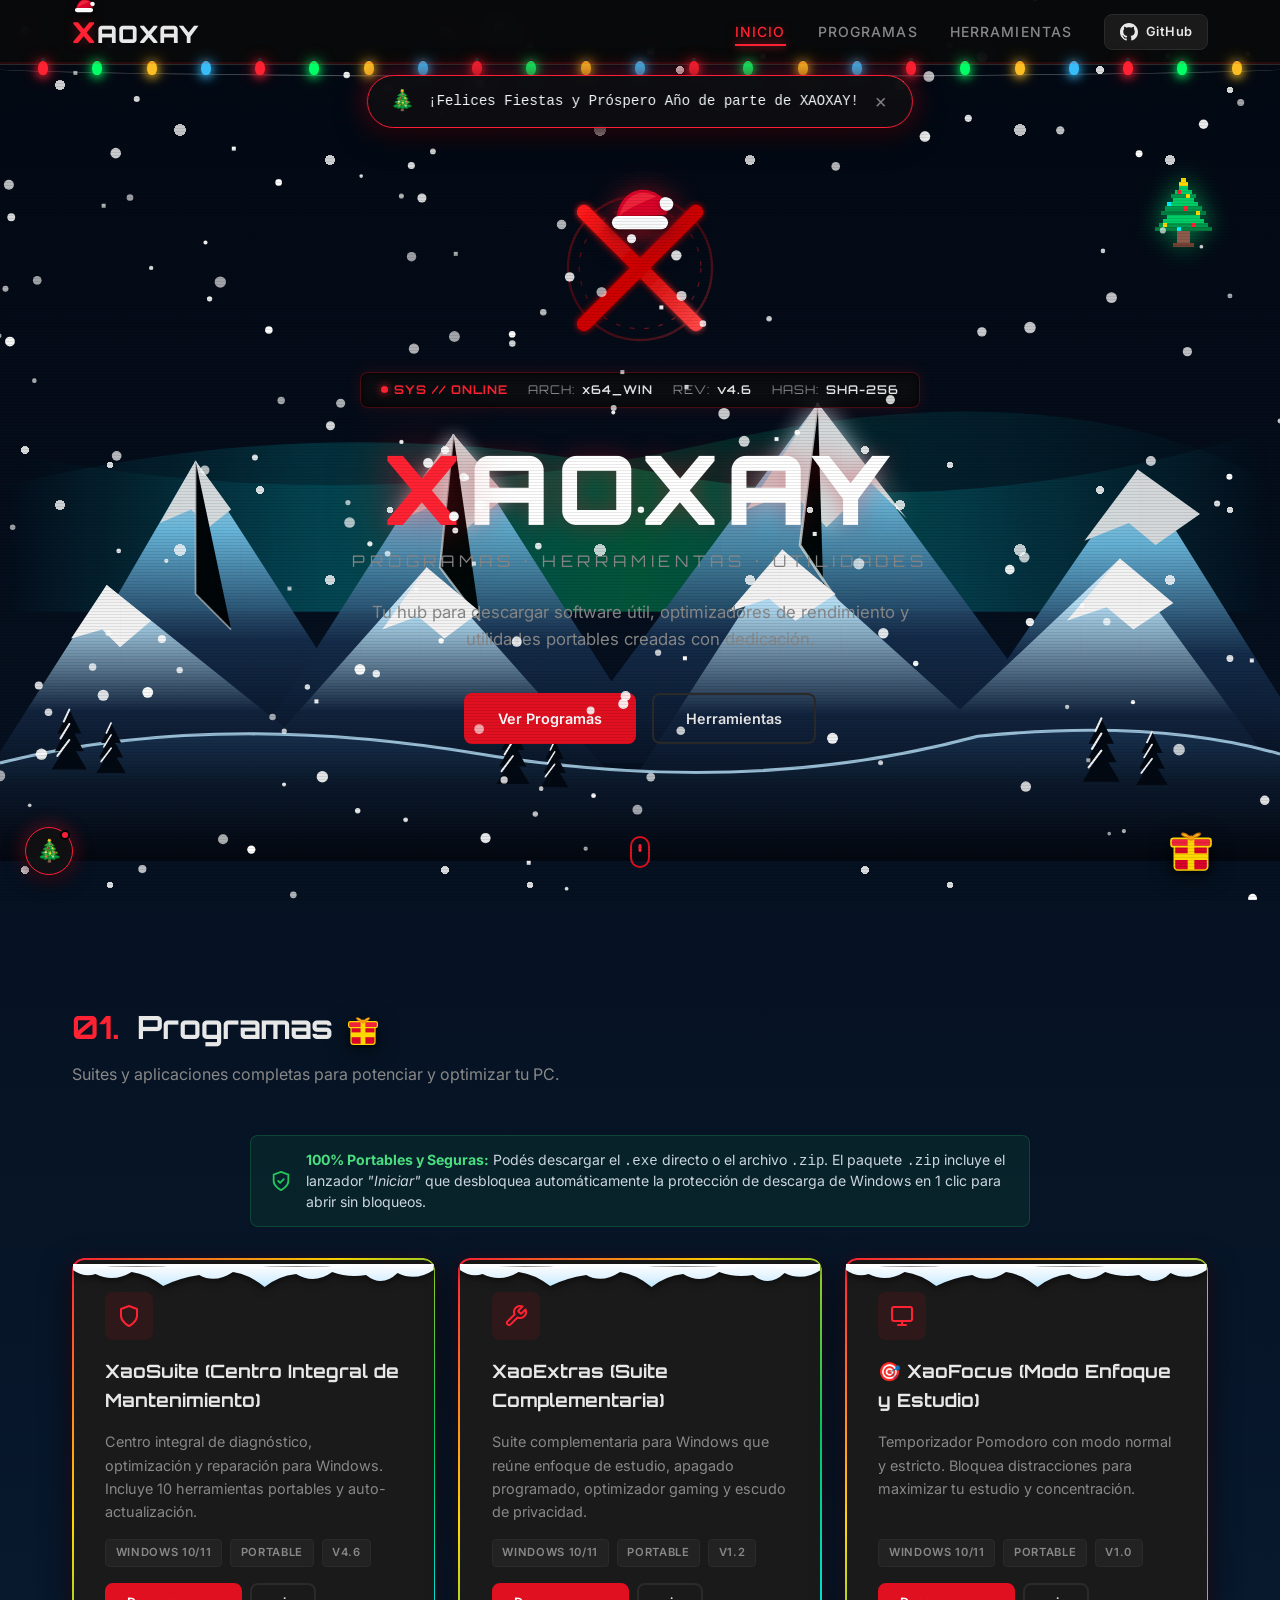
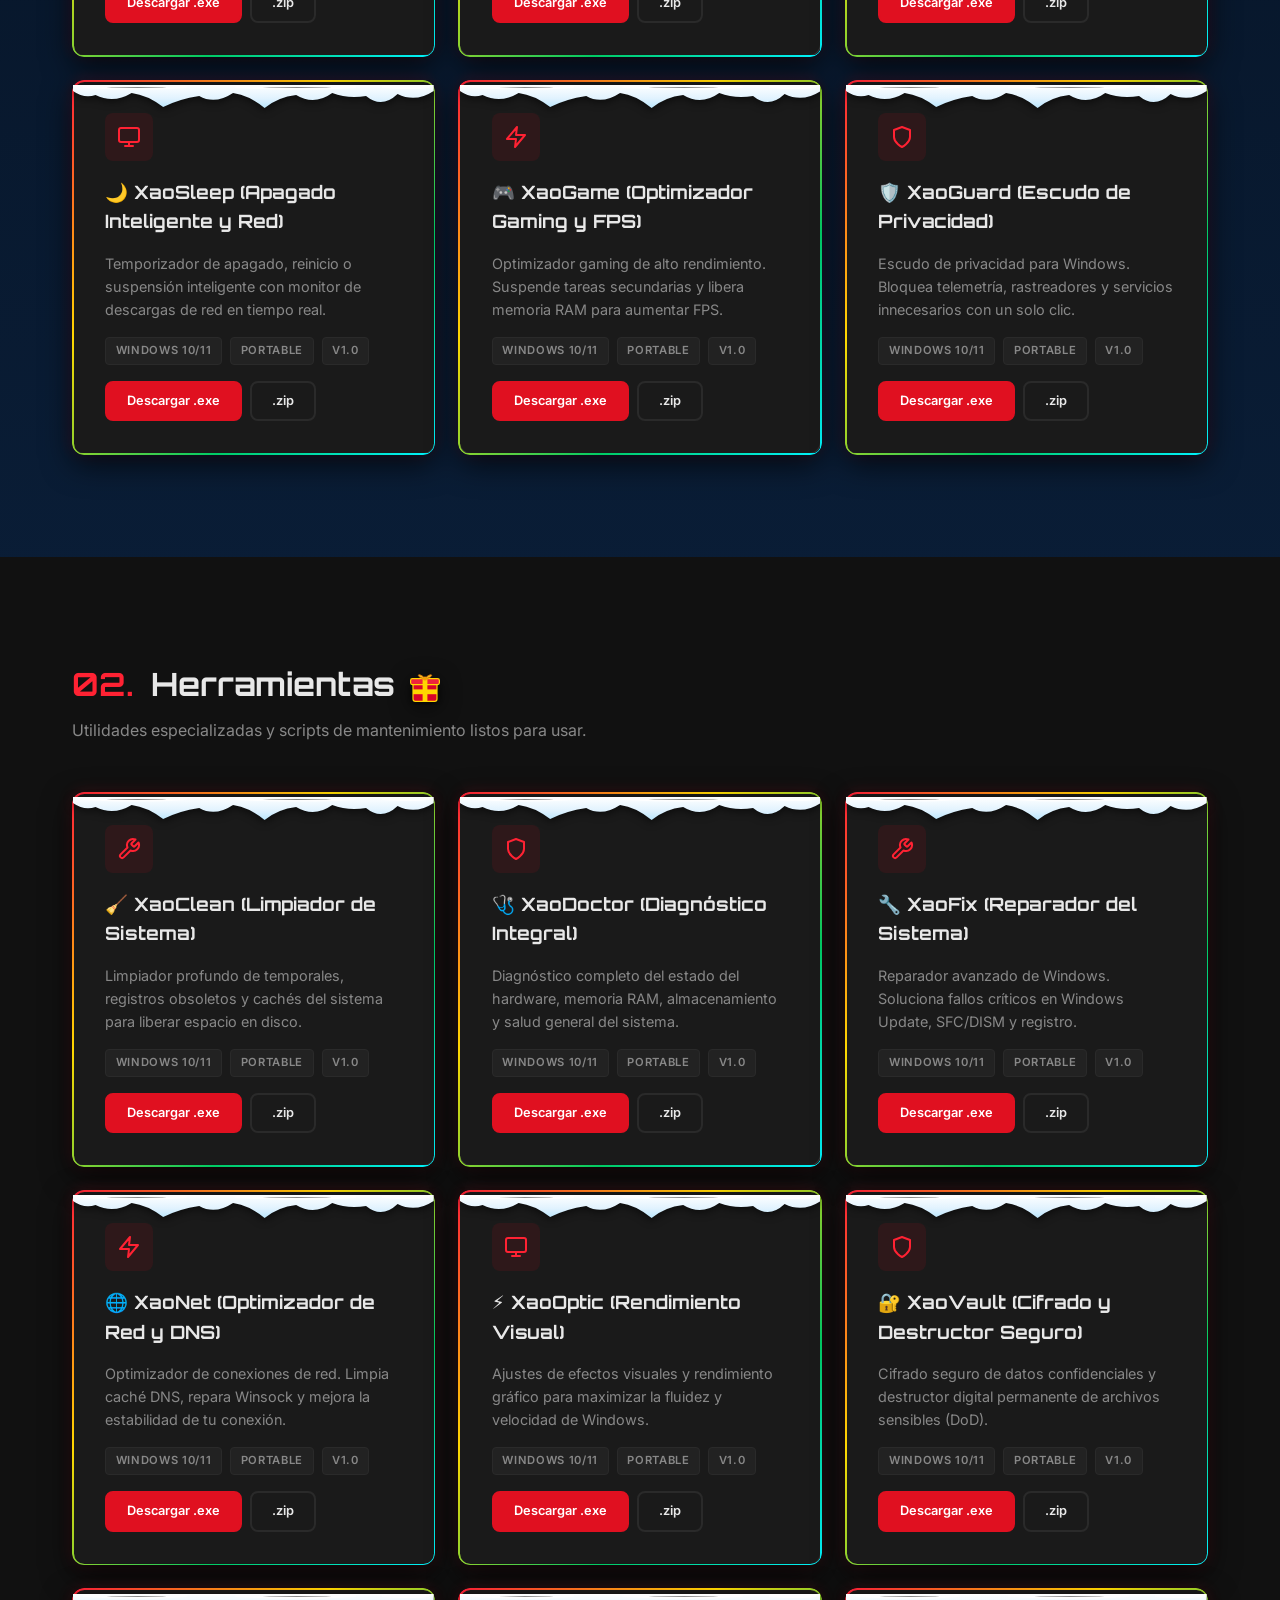
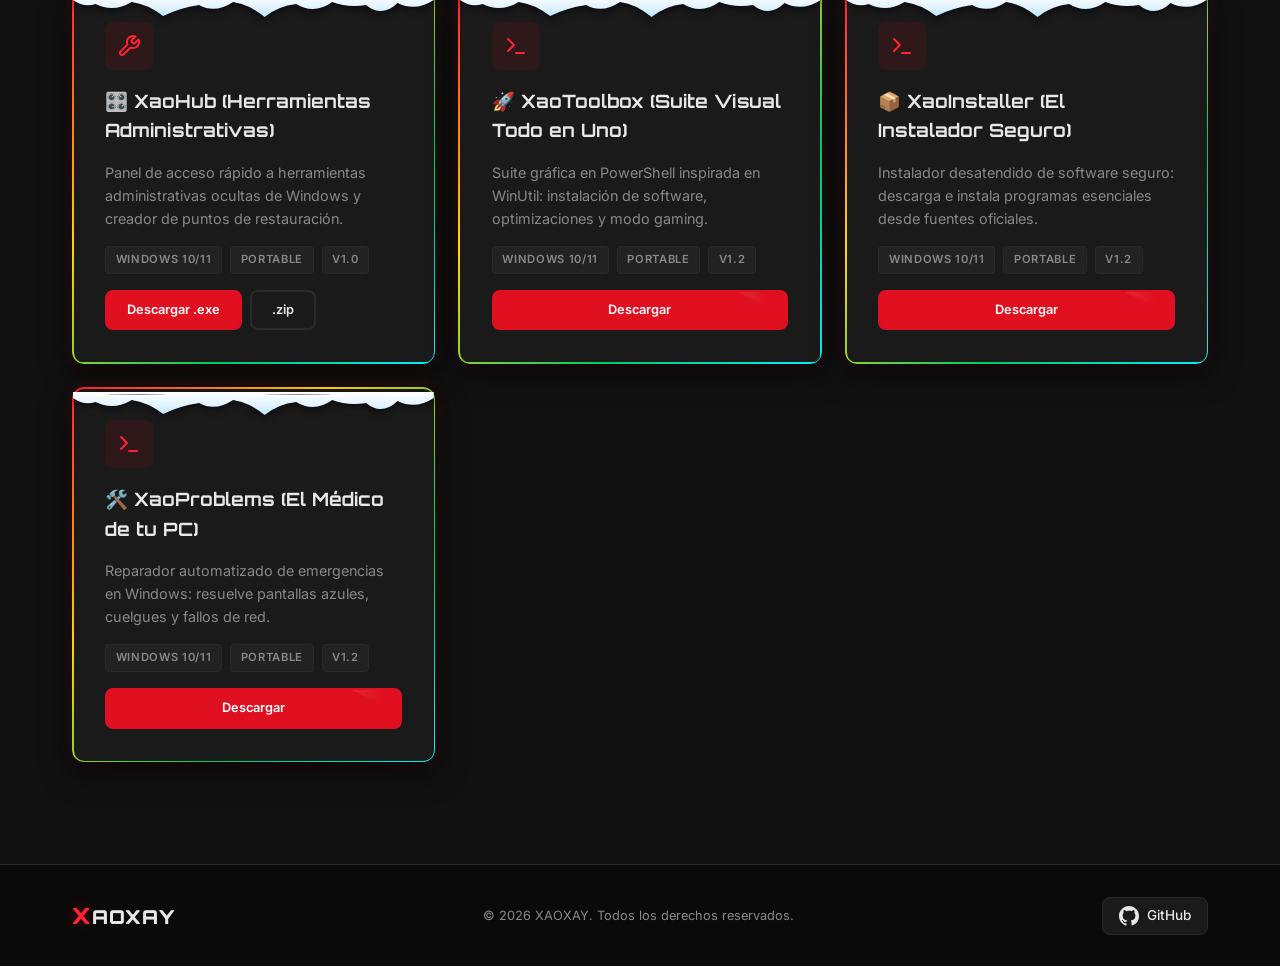
<file: index.html>
<!DOCTYPE html>
<html lang="es">
<head>
  <meta charset="UTF-8">
  <meta name="viewport" content="width=device-width, initial-scale=1.0">
  <title>XAOXAY — Programas & Herramientas</title>
  <meta name="description" content="XAOXAY — Descargá programas, herramientas y utilidades de optimización y mantenimiento para Windows. Creado por un dev para devs.">
  <link rel="icon" type="image/svg+xml" href="data:image/svg+xml,<svg xmlns='http://www.w3.org/2000/svg' viewBox='0 0 100 100'><text y='.9em' font-size='90'>✖</text></svg>">
  <meta http-equiv="X-Content-Type-Options" content="nosniff">
  <meta name="referrer" content="strict-origin-when-cross-origin">
  <link rel="preconnect" href="https://fonts.googleapis.com">
  <link rel="preconnect" href="https://fonts.gstatic.com" crossorigin>
  <link rel="stylesheet" href="https://fonts.googleapis.com/css2?family=Orbitron:wght@400;700;900&family=Inter:wght@300;400;500;600&display=swap">
  <link rel="stylesheet" href="styles.css?v=7.2">
  <link rel="stylesheet" href="festivities.css?v=2.2" media="print" onload="this.media='all'">
  <noscript><link rel="stylesheet" href="festivities.css?v=2.2"></noscript>
</head>
<body class="cyber-terminal">
  <!-- CRT Scanlines Overlay (Tactical Telemetry) -->
  <div class="crt-scanlines" aria-hidden="true"></div>

  <!-- ══════════════ HEADER / NAV ══════════════ -->
  <header class="header" id="header">
    <nav class="nav container">
      <a href="#" class="logo" aria-label="XAOXAY Home">
        <span class="logo__x">X</span><span class="logo__text">AOXAY</span>
      </a>
      <ul class="nav__list" id="navList">
        <li><a href="#inicio" class="nav__link active">Inicio</a></li>
        <!-- START:NAV_ITEMS -->
        <li><a href="#programas" class="nav__link">Programas</a></li>
        <li><a href="#herramientas" class="nav__link">Herramientas</a></li>
        <!-- END:NAV_ITEMS -->
        <li>
          <a href="https://github.com/Xaoxay" target="_blank" rel="noopener noreferrer" class="nav__github" aria-label="Perfil de GitHub">
            <svg viewBox="0 0 24 24" fill="currentColor" width="18" height="18" aria-hidden="true"><path d="M12 0C5.37 0 0 5.37 0 12c0 5.31 3.435 9.795 8.205 11.385.6.105.825-.255.825-.57 0-.285-.015-1.23-.015-2.235-3.015.555-3.795-.735-4.035-1.41-.135-.345-.72-1.41-1.23-1.695-.42-.225-1.02-.78-.015-.795.945-.015 1.62.87 1.845 1.23 1.08 1.815 2.805 1.305 3.495.99.105-.78.42-1.305.765-1.605-2.67-.3-5.46-1.335-5.46-5.925 0-1.305.465-2.385 1.23-3.225-.12-.3-.54-1.53.12-3.18 0 0 1.005-.315 3.3 1.23.96-.27 1.98-.405 3-.405s2.04.135 3 .405c2.295-1.56 3.3-1.23 3.3-1.23.66 1.65.24 2.88.12 3.18.765.84 1.23 1.905 1.23 3.225 0 4.605-2.805 5.625-5.475 5.925.435.375.81 1.095.81 2.22 0 1.605-.015 2.895-.015 3.3 0 .315.225.69.825.57A12.02 12.02 0 0024 12c0-6.63-5.37-12-12-12z"/></svg>
            <span>GitHub</span>
          </a>
        </li>
      </ul>
      <button class="nav__toggle" id="navToggle" aria-label="Abrir menú" aria-expanded="false">
        <span></span><span></span><span></span>
      </button>
    </nav>
    <!-- Tactical Laser Scroll Tracker -->
    <div class="scroll-tracker" aria-hidden="true">
      <div class="scroll-tracker__bar" id="scrollBar"></div>
    </div>
  </header>

  <!-- ══════════════ HERO ══════════════ -->
  <section class="hero" id="inicio">
    <div class="hero__bg-grid" aria-hidden="true"></div>
    <div class="hero__content container">
      <div class="hero__logo-wrap" style="width: 160px; max-width: 160px; margin: 0 auto 1.5rem;" aria-hidden="true">
        <svg class="hero__x-svg" viewBox="0 0 200 200" width="160" height="160" style="width: 100%; max-width: 160px; height: auto; display: block;" xmlns="http://www.w3.org/2000/svg">
          <defs>
            <linearGradient id="xGrad" x1="0%" y1="0%" x2="100%" y2="100%">
              <stop offset="0%" stop-color="#ff1a1a"/>
              <stop offset="50%" stop-color="#cc0000"/>
              <stop offset="100%" stop-color="#ff4444"/>
            </linearGradient>
            <filter id="glow">
              <feGaussianBlur stdDeviation="4" result="blur"/>
              <feMerge><feMergeNode in="blur"/><feMergeNode in="SourceGraphic"/></feMerge>
            </filter>
          </defs>
          <line x1="30" y1="30" x2="170" y2="170" stroke="url(#xGrad)" stroke-width="18" stroke-linecap="round" filter="url(#glow)" class="hero__x-line"/>
          <line x1="170" y1="30" x2="30" y2="170" stroke="url(#xGrad)" stroke-width="18" stroke-linecap="round" filter="url(#glow)" class="hero__x-line"/>
          <circle cx="100" cy="100" r="90" fill="none" stroke="url(#xGrad)" stroke-width="3" opacity="0.3" class="hero__x-ring"/>
          <circle cx="100" cy="100" r="76" fill="none" stroke="url(#xGrad)" stroke-width="1.5" stroke-dasharray="6 12" opacity="0.4" class="hero__x-radar"/>
        </svg>
      </div>

      <!-- Tactical Telemetry HUD -->
      <div class="hero__telemetry" aria-label="Telemetría de Sistema">
        <div class="telemetry__item">
          <span class="telemetry__led"></span>
          <span class="telemetry__text">SYS // ONLINE</span>
        </div>
        <div class="telemetry__item">
          <span class="telemetry__label">ARCH:</span>
          <span class="telemetry__val">x64_WIN</span>
        </div>
        <div class="telemetry__item">
          <span class="telemetry__label">REV:</span>
          <span class="telemetry__val">v4.6</span>
        </div>
        <div class="telemetry__item">
          <span class="telemetry__label">HASH:</span>
          <span class="telemetry__val">SHA-256</span>
        </div>
      </div>

      <h1 class="hero__title" id="heroTitle" data-text="XAOXAY">
        <span class="hero__title-x">X</span>AOXAY
      </h1>
      <p class="hero__subtitle">Programas · Herramientas · Utilidades</p>
      <p class="hero__desc">Tu hub para descargar software útil, optimizadores de rendimiento y utilidades portables creadas con dedicación.</p>
      <div class="hero__actions">
        <a href="#programas" class="btn btn--primary">Ver Programas</a>
        <a href="#herramientas" class="btn btn--ghost">Herramientas</a>
      </div>
    </div>
    <div class="hero__scroll-indicator" aria-hidden="true">
      <span></span>
    </div>
  </section>

  <!-- START:CATALOG_SECTIONS -->

  <!-- ══════════════ 01. PROGRAMAS ══════════════ -->
  <section class="section" id="programas">
    <div class="container">
      <h2 class="section__title"><span class="section__title-accent">01.</span> Programas</h2>
      <p class="section__desc">Suites y aplicaciones completas para potenciar y optimizar tu PC.</p>

      <div class="unblock-notice" style="margin: 0.8rem auto 2rem auto; max-width: 780px; padding: 0.85rem 1.2rem; background: rgba(34, 197, 94, 0.08); border: 1px solid rgba(34, 197, 94, 0.22); border-radius: 8px; font-size: 0.88rem; color: #cbd5e1; display: flex; align-items: center; gap: 0.85rem; line-height: 1.45;">
        <svg viewBox="0 0 24 24" width="22" height="22" fill="none" stroke="#22c55e" stroke-width="2" stroke-linecap="round" stroke-linejoin="round" style="flex-shrink: 0;"><path d="M12 22s8-4 8-10V5l-8-3-8 3v7c0 6 8 10 8 10z"/><path d="m9 12 2 2 4-4"/></svg>
        <div>
          <strong style="color: #4ade80;">100% Portables y Seguras:</strong> Podés descargar el <code>.exe</code> directo o el archivo <code>.zip</code>. El paquete <code>.zip</code> incluye el lanzador <em>"Iniciar"</em> que desbloquea automáticamente la protección de descarga de Windows en 1 clic para abrir sin bloqueos.
        </div>
      </div>

      <div class="cards-grid" id="programasGrid">

        <!-- Card XaoSuite (Centro Integral de Mantenimiento) -->
        <article class="card" data-id="prog-xaosuite">
          <div class="card__icon"><svg viewBox="0 0 24 24" fill="none" stroke="currentColor" stroke-width="2" stroke-linecap="round" stroke-linejoin="round"><path d="M12 22s8-4 8-10V5l-8-3-8 3v7c0 6 8 10 8 10z"/></svg></div>
          <h3 class="card__title">XaoSuite (Centro Integral de Mantenimiento)</h3>
          <p class="card__desc">Centro integral de diagnóstico, optimización y reparación para Windows. Incluye 10 herramientas portables y auto-actualización.</p>
          <div class="card__meta">
            <span class="tag">Windows 10/11</span>
            <span class="tag">Portable</span>
            <span class="tag">v4.6</span>
          </div>
          
        <div class="card__actions-group">
          <a href="descargas/XaoSuite.exe?v=4.6.3" download="XaoSuite.exe" class="btn btn--small btn--primary">Descargar .exe</a>
          <a href="descargas/XaoSuite.zip?v=4.6.3" download="XaoSuite.zip" class="btn btn--small btn--ghost">.zip</a>
        </div>
      
        </article>

        <!-- Card XaoExtras (Suite Complementaria) -->
        <article class="card" data-id="prog-xaoextras">
          <div class="card__icon"><svg viewBox="0 0 24 24" fill="none" stroke="currentColor" stroke-width="2" stroke-linecap="round" stroke-linejoin="round"><path d="M14.7 6.3a1 1 0 000 1.4l1.6 1.6a1 1 0 001.4 0l3.77-3.77a6 6 0 01-7.94 7.94l-6.91 6.91a2.12 2.12 0 01-3-3l6.91-6.91a6 6 0 017.94-7.94l-3.76 3.76z"/></svg></div>
          <h3 class="card__title">XaoExtras (Suite Complementaria)</h3>
          <p class="card__desc">Suite complementaria para Windows que reúne enfoque de estudio, apagado programado, optimizador gaming y escudo de privacidad.</p>
          <div class="card__meta">
            <span class="tag">Windows 10/11</span>
            <span class="tag">Portable</span>
            <span class="tag">v1.2</span>
          </div>
          
        <div class="card__actions-group">
          <a href="descargas/XaoExtras.exe?v=4.6.3" download="XaoExtras.exe" class="btn btn--small btn--primary">Descargar .exe</a>
          <a href="descargas/XaoExtras.zip?v=4.6.3" download="XaoExtras.zip" class="btn btn--small btn--ghost">.zip</a>
        </div>
      
        </article>

        <!-- Card 🎯 XaoFocus (Modo Enfoque y Estudio) -->
        <article class="card" data-id="prog-xaofocus">
          <div class="card__icon"><svg viewBox="0 0 24 24" fill="none" stroke="currentColor" stroke-width="2" stroke-linecap="round" stroke-linejoin="round"><rect x="2" y="3" width="20" height="14" rx="2"/><line x1="8" y1="21" x2="16" y2="21"/><line x1="12" y1="17" x2="12" y2="21"/></svg></div>
          <h3 class="card__title">🎯 XaoFocus (Modo Enfoque y Estudio)</h3>
          <p class="card__desc">Temporizador Pomodoro con modo normal y estricto. Bloquea distracciones para maximizar tu estudio y concentración.</p>
          <div class="card__meta">
            <span class="tag">Windows 10/11</span>
            <span class="tag">Portable</span>
            <span class="tag">v1.0</span>
          </div>
          
        <div class="card__actions-group">
          <a href="descargas/XaoFocus.exe?v=4.6.3" download="XaoFocus.exe" class="btn btn--small btn--primary">Descargar .exe</a>
          <a href="descargas/XaoFocus.zip?v=4.6.3" download="XaoFocus.zip" class="btn btn--small btn--ghost">.zip</a>
        </div>
      
        </article>

        <!-- Card 🌙 XaoSleep (Apagado Inteligente y Red) -->
        <article class="card" data-id="prog-xaosleep">
          <div class="card__icon"><svg viewBox="0 0 24 24" fill="none" stroke="currentColor" stroke-width="2" stroke-linecap="round" stroke-linejoin="round"><rect x="2" y="3" width="20" height="14" rx="2"/><line x1="8" y1="21" x2="16" y2="21"/><line x1="12" y1="17" x2="12" y2="21"/></svg></div>
          <h3 class="card__title">🌙 XaoSleep (Apagado Inteligente y Red)</h3>
          <p class="card__desc">Temporizador de apagado, reinicio o suspensión inteligente con monitor de descargas de red en tiempo real.</p>
          <div class="card__meta">
            <span class="tag">Windows 10/11</span>
            <span class="tag">Portable</span>
            <span class="tag">v1.0</span>
          </div>
          
        <div class="card__actions-group">
          <a href="descargas/XaoSleep.exe?v=4.6.3" download="XaoSleep.exe" class="btn btn--small btn--primary">Descargar .exe</a>
          <a href="descargas/XaoSleep.zip?v=4.6.3" download="XaoSleep.zip" class="btn btn--small btn--ghost">.zip</a>
        </div>
      
        </article>

        <!-- Card 🎮 XaoGame (Optimizador Gaming y FPS) -->
        <article class="card" data-id="prog-xaogame">
          <div class="card__icon"><svg viewBox="0 0 24 24" fill="none" stroke="currentColor" stroke-width="2" stroke-linecap="round" stroke-linejoin="round"><polygon points="13 2 3 14 12 14 11 22 21 10 12 10 13 2"/></svg></div>
          <h3 class="card__title">🎮 XaoGame (Optimizador Gaming y FPS)</h3>
          <p class="card__desc">Optimizador gaming de alto rendimiento. Suspende tareas secundarias y libera memoria RAM para aumentar FPS.</p>
          <div class="card__meta">
            <span class="tag">Windows 10/11</span>
            <span class="tag">Portable</span>
            <span class="tag">v1.0</span>
          </div>
          
        <div class="card__actions-group">
          <a href="descargas/XaoGame.exe?v=4.6.3" download="XaoGame.exe" class="btn btn--small btn--primary">Descargar .exe</a>
          <a href="descargas/XaoGame.zip?v=4.6.3" download="XaoGame.zip" class="btn btn--small btn--ghost">.zip</a>
        </div>
      
        </article>

        <!-- Card 🛡️ XaoGuard (Escudo de Privacidad) -->
        <article class="card" data-id="prog-xaoguard">
          <div class="card__icon"><svg viewBox="0 0 24 24" fill="none" stroke="currentColor" stroke-width="2" stroke-linecap="round" stroke-linejoin="round"><path d="M12 22s8-4 8-10V5l-8-3-8 3v7c0 6 8 10 8 10z"/></svg></div>
          <h3 class="card__title">🛡️ XaoGuard (Escudo de Privacidad)</h3>
          <p class="card__desc">Escudo de privacidad para Windows. Bloquea telemetría, rastreadores y servicios innecesarios con un solo clic.</p>
          <div class="card__meta">
            <span class="tag">Windows 10/11</span>
            <span class="tag">Portable</span>
            <span class="tag">v1.0</span>
          </div>
          
        <div class="card__actions-group">
          <a href="descargas/XaoGuard.exe?v=4.6.3" download="XaoGuard.exe" class="btn btn--small btn--primary">Descargar .exe</a>
          <a href="descargas/XaoGuard.zip?v=4.6.3" download="XaoGuard.zip" class="btn btn--small btn--ghost">.zip</a>
        </div>
      
        </article>
      </div>
    </div>
  </section>

  <!-- ══════════════ 02. HERRAMIENTAS ══════════════ -->
  <section class="section section--alt" id="herramientas">
    <div class="container">
      <h2 class="section__title"><span class="section__title-accent">02.</span> Herramientas</h2>
      <p class="section__desc">Utilidades especializadas y scripts de mantenimiento listos para usar.</p>

      <div class="cards-grid" id="herramientasGrid">

        <!-- Card 🧹 XaoClean (Limpiador de Sistema) -->
        <article class="card" data-id="tool-xaoclean">
          <div class="card__icon"><svg viewBox="0 0 24 24" fill="none" stroke="currentColor" stroke-width="2" stroke-linecap="round" stroke-linejoin="round"><path d="M14.7 6.3a1 1 0 000 1.4l1.6 1.6a1 1 0 001.4 0l3.77-3.77a6 6 0 01-7.94 7.94l-6.91 6.91a2.12 2.12 0 01-3-3l6.91-6.91a6 6 0 017.94-7.94l-3.76 3.76z"/></svg></div>
          <h3 class="card__title">🧹 XaoClean (Limpiador de Sistema)</h3>
          <p class="card__desc">Limpiador profundo de temporales, registros obsoletos y cachés del sistema para liberar espacio en disco.</p>
          <div class="card__meta">
            <span class="tag">Windows 10/11</span>
            <span class="tag">Portable</span>
            <span class="tag">v1.0</span>
          </div>
          
        <div class="card__actions-group">
          <a href="descargas/XaoClean.exe?v=4.6.3" download="XaoClean.exe" class="btn btn--small btn--primary">Descargar .exe</a>
          <a href="descargas/XaoClean.zip?v=4.6.3" download="XaoClean.zip" class="btn btn--small btn--ghost">.zip</a>
        </div>
      
        </article>

        <!-- Card 🩺 XaoDoctor (Diagnóstico Integral) -->
        <article class="card" data-id="tool-xaodoctor">
          <div class="card__icon"><svg viewBox="0 0 24 24" fill="none" stroke="currentColor" stroke-width="2" stroke-linecap="round" stroke-linejoin="round"><path d="M12 22s8-4 8-10V5l-8-3-8 3v7c0 6 8 10 8 10z"/></svg></div>
          <h3 class="card__title">🩺 XaoDoctor (Diagnóstico Integral)</h3>
          <p class="card__desc">Diagnóstico completo del estado del hardware, memoria RAM, almacenamiento y salud general del sistema.</p>
          <div class="card__meta">
            <span class="tag">Windows 10/11</span>
            <span class="tag">Portable</span>
            <span class="tag">v1.0</span>
          </div>
          
        <div class="card__actions-group">
          <a href="descargas/XaoDoctor.exe?v=4.6.3" download="XaoDoctor.exe" class="btn btn--small btn--primary">Descargar .exe</a>
          <a href="descargas/XaoDoctor.zip?v=4.6.3" download="XaoDoctor.zip" class="btn btn--small btn--ghost">.zip</a>
        </div>
      
        </article>

        <!-- Card 🔧 XaoFix (Reparador del Sistema) -->
        <article class="card" data-id="tool-xaofix">
          <div class="card__icon"><svg viewBox="0 0 24 24" fill="none" stroke="currentColor" stroke-width="2" stroke-linecap="round" stroke-linejoin="round"><path d="M14.7 6.3a1 1 0 000 1.4l1.6 1.6a1 1 0 001.4 0l3.77-3.77a6 6 0 01-7.94 7.94l-6.91 6.91a2.12 2.12 0 01-3-3l6.91-6.91a6 6 0 017.94-7.94l-3.76 3.76z"/></svg></div>
          <h3 class="card__title">🔧 XaoFix (Reparador del Sistema)</h3>
          <p class="card__desc">Reparador avanzado de Windows. Soluciona fallos críticos en Windows Update, SFC/DISM y registro.</p>
          <div class="card__meta">
            <span class="tag">Windows 10/11</span>
            <span class="tag">Portable</span>
            <span class="tag">v1.0</span>
          </div>
          
        <div class="card__actions-group">
          <a href="descargas/XaoFix.exe?v=4.6.3" download="XaoFix.exe" class="btn btn--small btn--primary">Descargar .exe</a>
          <a href="descargas/XaoFix.zip?v=4.6.3" download="XaoFix.zip" class="btn btn--small btn--ghost">.zip</a>
        </div>
      
        </article>

        <!-- Card 🌐 XaoNet (Optimizador de Red y DNS) -->
        <article class="card" data-id="tool-xaonet">
          <div class="card__icon"><svg viewBox="0 0 24 24" fill="none" stroke="currentColor" stroke-width="2" stroke-linecap="round" stroke-linejoin="round"><polygon points="13 2 3 14 12 14 11 22 21 10 12 10 13 2"/></svg></div>
          <h3 class="card__title">🌐 XaoNet (Optimizador de Red y DNS)</h3>
          <p class="card__desc">Optimizador de conexiones de red. Limpia caché DNS, repara Winsock y mejora la estabilidad de tu conexión.</p>
          <div class="card__meta">
            <span class="tag">Windows 10/11</span>
            <span class="tag">Portable</span>
            <span class="tag">v1.0</span>
          </div>
          
        <div class="card__actions-group">
          <a href="descargas/XaoNet.exe?v=4.6.3" download="XaoNet.exe" class="btn btn--small btn--primary">Descargar .exe</a>
          <a href="descargas/XaoNet.zip?v=4.6.3" download="XaoNet.zip" class="btn btn--small btn--ghost">.zip</a>
        </div>
      
        </article>

        <!-- Card ⚡ XaoOptic (Rendimiento Visual) -->
        <article class="card" data-id="tool-xaooptic">
          <div class="card__icon"><svg viewBox="0 0 24 24" fill="none" stroke="currentColor" stroke-width="2" stroke-linecap="round" stroke-linejoin="round"><rect x="2" y="3" width="20" height="14" rx="2"/><line x1="8" y1="21" x2="16" y2="21"/><line x1="12" y1="17" x2="12" y2="21"/></svg></div>
          <h3 class="card__title">⚡ XaoOptic (Rendimiento Visual)</h3>
          <p class="card__desc">Ajustes de efectos visuales y rendimiento gráfico para maximizar la fluidez y velocidad de Windows.</p>
          <div class="card__meta">
            <span class="tag">Windows 10/11</span>
            <span class="tag">Portable</span>
            <span class="tag">v1.0</span>
          </div>
          
        <div class="card__actions-group">
          <a href="descargas/XaoOptic.exe?v=4.6.3" download="XaoOptic.exe" class="btn btn--small btn--primary">Descargar .exe</a>
          <a href="descargas/XaoOptic.zip?v=4.6.3" download="XaoOptic.zip" class="btn btn--small btn--ghost">.zip</a>
        </div>
      
        </article>

        <!-- Card 🔐 XaoVault (Cifrado y Destructor Seguro) -->
        <article class="card" data-id="tool-xaovault">
          <div class="card__icon"><svg viewBox="0 0 24 24" fill="none" stroke="currentColor" stroke-width="2" stroke-linecap="round" stroke-linejoin="round"><path d="M12 22s8-4 8-10V5l-8-3-8 3v7c0 6 8 10 8 10z"/></svg></div>
          <h3 class="card__title">🔐 XaoVault (Cifrado y Destructor Seguro)</h3>
          <p class="card__desc">Cifrado seguro de datos confidenciales y destructor digital permanente de archivos sensibles (DoD).</p>
          <div class="card__meta">
            <span class="tag">Windows 10/11</span>
            <span class="tag">Portable</span>
            <span class="tag">v1.0</span>
          </div>
          
        <div class="card__actions-group">
          <a href="descargas/XaoVault.exe?v=4.6.3" download="XaoVault.exe" class="btn btn--small btn--primary">Descargar .exe</a>
          <a href="descargas/XaoVault.zip?v=4.6.3" download="XaoVault.zip" class="btn btn--small btn--ghost">.zip</a>
        </div>
      
        </article>

        <!-- Card 🎛️ XaoHub (Herramientas Administrativas) -->
        <article class="card" data-id="tool-xaohub">
          <div class="card__icon"><svg viewBox="0 0 24 24" fill="none" stroke="currentColor" stroke-width="2" stroke-linecap="round" stroke-linejoin="round"><path d="M14.7 6.3a1 1 0 000 1.4l1.6 1.6a1 1 0 001.4 0l3.77-3.77a6 6 0 01-7.94 7.94l-6.91 6.91a2.12 2.12 0 01-3-3l6.91-6.91a6 6 0 017.94-7.94l-3.76 3.76z"/></svg></div>
          <h3 class="card__title">🎛️ XaoHub (Herramientas Administrativas)</h3>
          <p class="card__desc">Panel de acceso rápido a herramientas administrativas ocultas de Windows y creador de puntos de restauración.</p>
          <div class="card__meta">
            <span class="tag">Windows 10/11</span>
            <span class="tag">Portable</span>
            <span class="tag">v1.0</span>
          </div>
          
        <div class="card__actions-group">
          <a href="descargas/XaoHub.exe?v=4.6.3" download="XaoHub.exe" class="btn btn--small btn--primary">Descargar .exe</a>
          <a href="descargas/XaoHub.zip?v=4.6.3" download="XaoHub.zip" class="btn btn--small btn--ghost">.zip</a>
        </div>
      
        </article>

        <!-- Card 🚀 XaoToolbox (Suite Visual Todo en Uno) -->
        <article class="card" data-id="tool-xaotoolbox">
          <div class="card__icon"><svg viewBox="0 0 24 24" fill="none" stroke="currentColor" stroke-width="2" stroke-linecap="round" stroke-linejoin="round"><polyline points="4 17 10 11 4 5"/><line x1="12" y1="19" x2="20" y2="19"/></svg></div>
          <h3 class="card__title">🚀 XaoToolbox (Suite Visual Todo en Uno)</h3>
          <p class="card__desc">Suite gráfica en PowerShell inspirada en WinUtil: instalación de software, optimizaciones y modo gaming.</p>
          <div class="card__meta">
            <span class="tag">Windows 10/11</span>
            <span class="tag">Portable</span>
            <span class="tag">v1.2</span>
          </div>
          <a href="descargas/XaoToolbox.zip?v=4.6.3" download="XaoToolbox.zip" class="btn btn--small btn--primary">Descargar</a>
        </article>

        <!-- Card 📦 XaoInstaller (El Instalador Seguro) -->
        <article class="card" data-id="tool-xaoinstaller">
          <div class="card__icon"><svg viewBox="0 0 24 24" fill="none" stroke="currentColor" stroke-width="2" stroke-linecap="round" stroke-linejoin="round"><polyline points="4 17 10 11 4 5"/><line x1="12" y1="19" x2="20" y2="19"/></svg></div>
          <h3 class="card__title">📦 XaoInstaller (El Instalador Seguro)</h3>
          <p class="card__desc">Instalador desatendido de software seguro: descarga e instala programas esenciales desde fuentes oficiales.</p>
          <div class="card__meta">
            <span class="tag">Windows 10/11</span>
            <span class="tag">Portable</span>
            <span class="tag">v1.2</span>
          </div>
          <a href="descargas/XaoInstaller.zip?v=4.6.3" download="XaoInstaller.zip" class="btn btn--small btn--primary">Descargar</a>
        </article>

        <!-- Card 🛠️ XaoProblems (El Médico de tu PC) -->
        <article class="card" data-id="tool-xaoproblems">
          <div class="card__icon"><svg viewBox="0 0 24 24" fill="none" stroke="currentColor" stroke-width="2" stroke-linecap="round" stroke-linejoin="round"><polyline points="4 17 10 11 4 5"/><line x1="12" y1="19" x2="20" y2="19"/></svg></div>
          <h3 class="card__title">🛠️ XaoProblems (El Médico de tu PC)</h3>
          <p class="card__desc">Reparador automatizado de emergencias en Windows: resuelve pantallas azules, cuelgues y fallos de red.</p>
          <div class="card__meta">
            <span class="tag">Windows 10/11</span>
            <span class="tag">Portable</span>
            <span class="tag">v1.2</span>
          </div>
          <a href="descargas/XaoProblems.zip?v=4.6.3" download="XaoProblems.zip" class="btn btn--small btn--primary">Descargar</a>
        </article>
      </div>
    </div>
  </section>
  <!-- END:CATALOG_SECTIONS -->

  <!-- ══════════════ FOOTER ══════════════ -->
  <footer class="footer">
    <div class="container footer__content">
      <a href="#" class="logo logo--small">
        <span class="logo__x">X</span><span class="logo__text">AOXAY</span>
      </a>
      <p class="footer__copy">&copy; 2026 XAOXAY. Todos los derechos reservados.</p>
      <div class="footer__actions">
        <div class="footer__links">
          <a href="https://github.com/Xaoxay" target="_blank" rel="noopener noreferrer" class="footer__github-link" aria-label="Perfil de GitHub">
            <svg viewBox="0 0 24 24" fill="currentColor" width="20" height="20" aria-hidden="true"><path d="M12 0C5.37 0 0 5.37 0 12c0 5.31 3.435 9.795 8.205 11.385.6.105.825-.255.825-.57 0-.285-.015-1.23-.015-2.235-3.015.555-3.795-.735-4.035-1.41-.135-.345-.72-1.41-1.23-1.695-.42-.225-1.02-.78-.015-.795.945-.015 1.62.87 1.845 1.23 1.08 1.815 2.805 1.305 3.495.99.105-.78.42-1.305.765-1.605-2.67-.3-5.46-1.335-5.46-5.925 0-1.305.465-2.385 1.23-3.225-.12-.3-.54-1.53.12-3.18 0 0 1.005-.315 3.3 1.23.96-.27 1.98-.405 3-.405s2.04.135 3 .405c2.295-1.56 3.3-1.23 3.3-1.23.66 1.65.24 2.88.12 3.18.765.84 1.23 1.905 1.23 3.225 0 4.605-2.805 5.625-5.475 5.925.435.375.81 1.095.81 2.22 0 1.605-.015 2.895-.015 3.3 0 .315.225.69.825.57A12.02 12.02 0 0024 12c0-6.63-5.37-12-12-12z"/></svg>
            <span>GitHub</span>
          </a>
        </div>
      </div>
    </div>
  </footer>

  <!-- Floating Tactical Back to Top Button -->
  <button class="back-to-top" id="backToTop" aria-label="Volver arriba">
    <span class="back-to-top__icon">▲</span>
    <span class="back-to-top__text">TOP</span>
  </button>

  <script src="festivities.js?v=2.2" defer></script>
  <script src="script.js?v=1794426953185" defer></script>
</body>
</html>
</file>
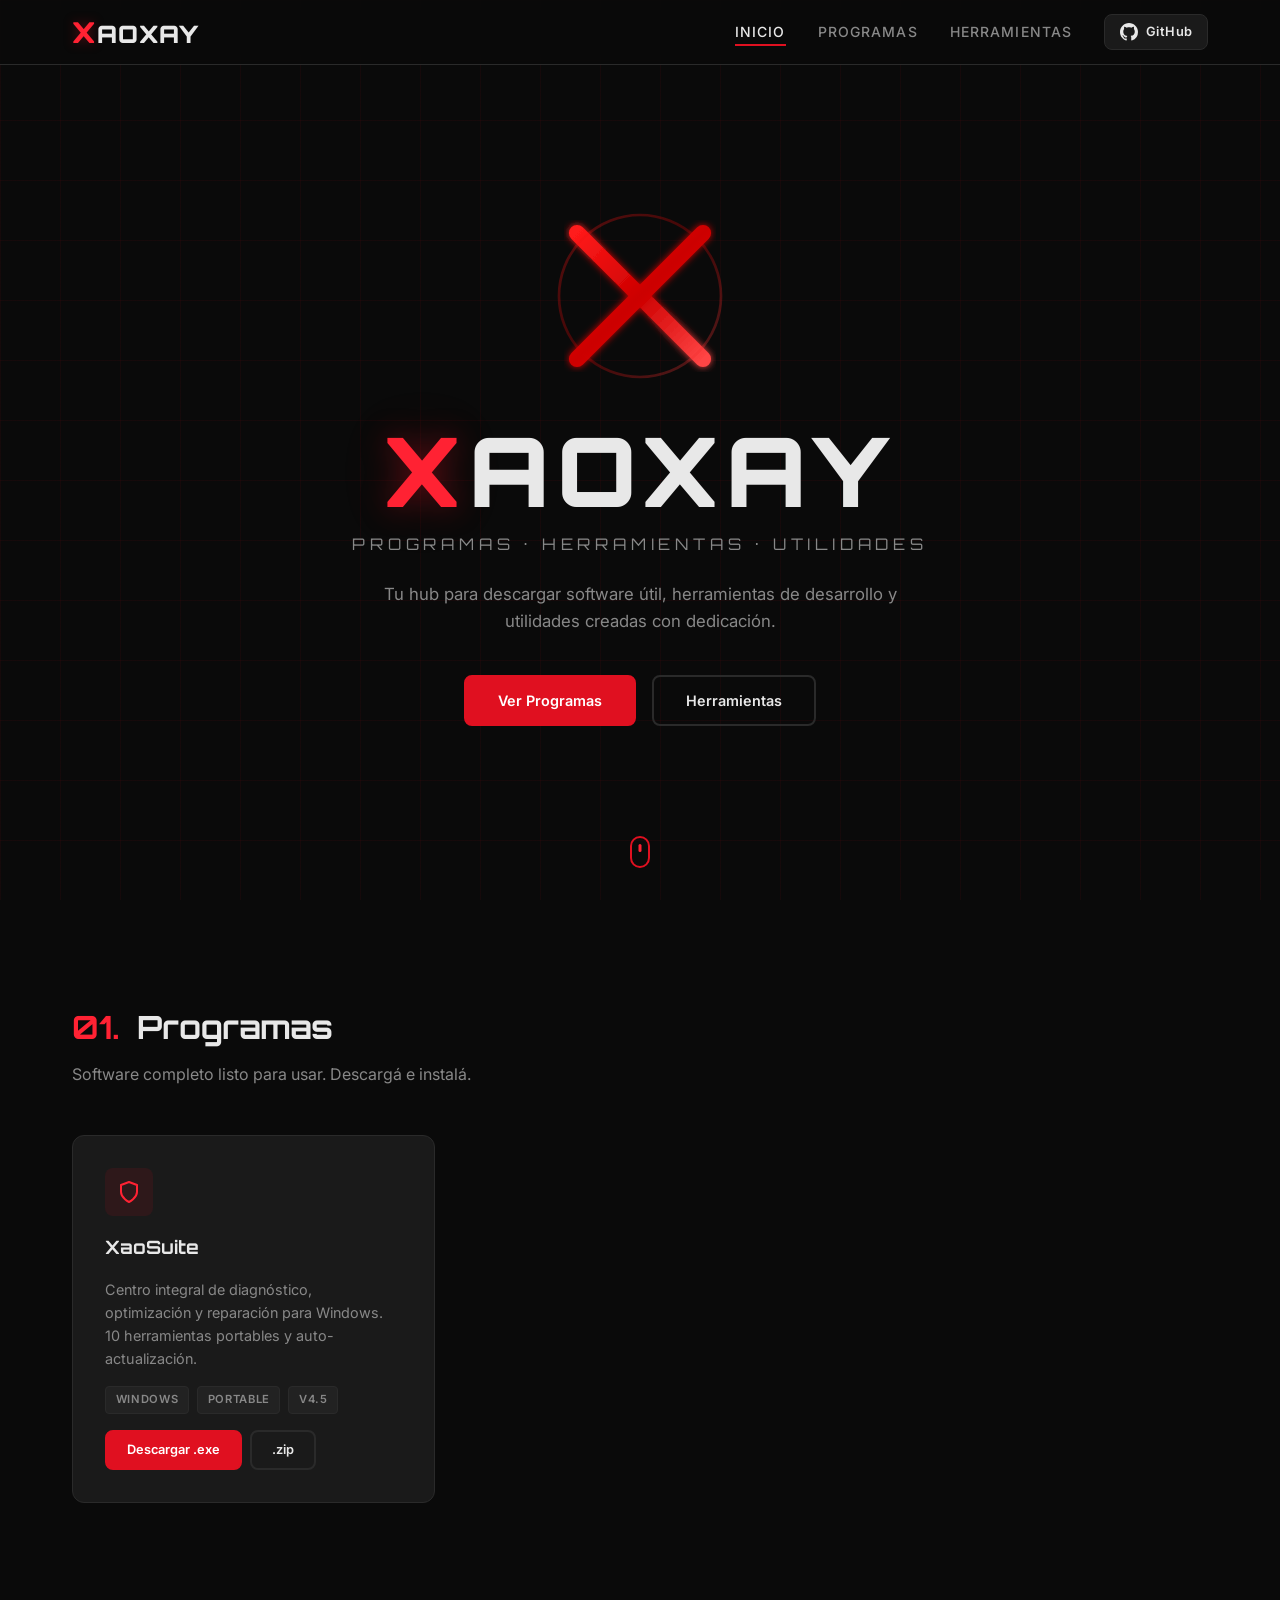
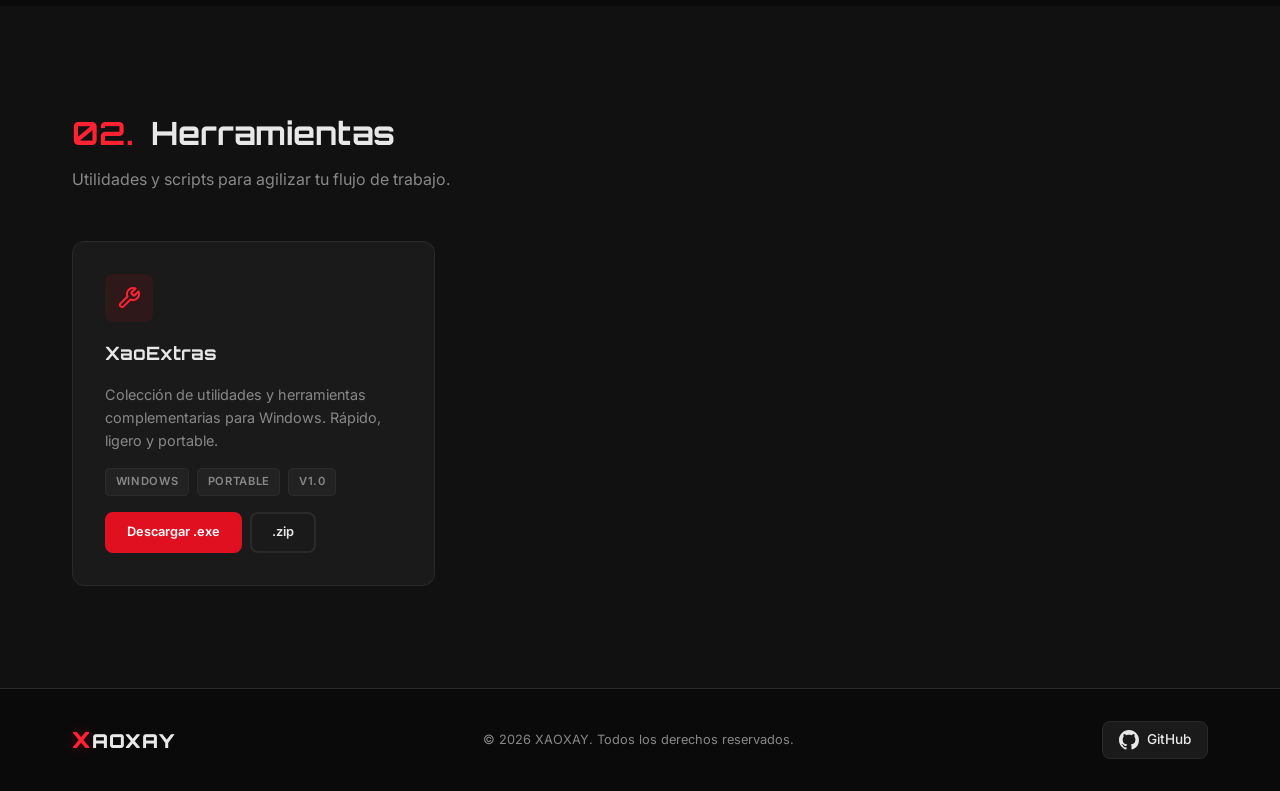
<file: backup_v1/index.html>
<!DOCTYPE html>
<html lang="es">
<head>
  <meta charset="UTF-8">
  <meta name="viewport" content="width=device-width, initial-scale=1.0">
  <title>XAOXAY — Programas & Herramientas</title>
  <meta name="description" content="XAOXAY — Descargá programas, herramientas y utilidades. Creado por un dev para devs.">
  <link rel="icon" href="data:image/svg+xml,<svg xmlns='http://www.w3.org/2000/svg' viewBox='0 0 100 100'><text y='.9em' font-size='90'>✖</text></svg>">
  <link rel="preconnect" href="https://fonts.googleapis.com">
  <link rel="preconnect" href="https://fonts.gstatic.com" crossorigin>
  <link rel="stylesheet" href="https://fonts.googleapis.com/css2?family=Orbitron:wght@400;700;900&family=Inter:wght@300;400;500;600&display=swap">
  <link rel="stylesheet" href="styles.css">
</head>
<body>

  <!-- ══════════════ HEADER / NAV ══════════════ -->
  <header class="header" id="header">
    <nav class="nav container">
      <a href="#" class="logo" aria-label="XAOXAY Home">
        <span class="logo__x">X</span><span class="logo__text">AOXAY</span>
      </a>
      <ul class="nav__list" id="navList">
        <li><a href="#inicio" class="nav__link active">Inicio</a></li>
        <li><a href="#programas" class="nav__link">Programas</a></li>
        <li><a href="#herramientas" class="nav__link">Herramientas</a></li>
        <li>
          <a href="https://github.com/Xaoxay" target="_blank" rel="noopener noreferrer" class="nav__github" aria-label="Perfil de GitHub">
            <svg viewBox="0 0 24 24" fill="currentColor" width="18" height="18" aria-hidden="true"><path d="M12 0C5.37 0 0 5.37 0 12c0 5.31 3.435 9.795 8.205 11.385.6.105.825-.255.825-.57 0-.285-.015-1.23-.015-2.235-3.015.555-3.795-.735-4.035-1.41-.135-.345-.72-1.41-1.23-1.695-.42-.225-1.02-.78-.015-.795.945-.015 1.62.87 1.845 1.23 1.08 1.815 2.805 1.305 3.495.99.105-.78.42-1.305.765-1.605-2.67-.3-5.46-1.335-5.46-5.925 0-1.305.465-2.385 1.23-3.225-.12-.3-.54-1.53.12-3.18 0 0 1.005-.315 3.3 1.23.96-.27 1.98-.405 3-.405s2.04.135 3 .405c2.295-1.56 3.3-1.23 3.3-1.23.66 1.65.24 2.88.12 3.18.765.84 1.23 1.905 1.23 3.225 0 4.605-2.805 5.625-5.475 5.925.435.375.81 1.095.81 2.22 0 1.605-.015 2.895-.015 3.3 0 .315.225.69.825.57A12.02 12.02 0 0024 12c0-6.63-5.37-12-12-12z"/></svg>
            <span>GitHub</span>
          </a>
        </li>
      </ul>
      <button class="nav__toggle" id="navToggle" aria-label="Abrir menú" aria-expanded="false">
        <span></span><span></span><span></span>
      </button>
    </nav>
  </header>

  <!-- ══════════════ HERO ══════════════ -->
  <section class="hero" id="inicio">
    <div class="hero__bg-grid" aria-hidden="true"></div>
    <div class="hero__content container">
      <div class="hero__logo-wrap" aria-hidden="true">
        <svg class="hero__x-svg" viewBox="0 0 200 200" xmlns="http://www.w3.org/2000/svg">
          <defs>
            <linearGradient id="xGrad" x1="0%" y1="0%" x2="100%" y2="100%">
              <stop offset="0%" stop-color="#ff1a1a"/>
              <stop offset="50%" stop-color="#cc0000"/>
              <stop offset="100%" stop-color="#ff4444"/>
            </linearGradient>
            <filter id="glow">
              <feGaussianBlur stdDeviation="4" result="blur"/>
              <feMerge><feMergeNode in="blur"/><feMergeNode in="SourceGraphic"/></feMerge>
            </filter>
          </defs>
          <line x1="30" y1="30" x2="170" y2="170" stroke="url(#xGrad)" stroke-width="18" stroke-linecap="round" filter="url(#glow)" class="hero__x-line"/>
          <line x1="170" y1="30" x2="30" y2="170" stroke="url(#xGrad)" stroke-width="18" stroke-linecap="round" filter="url(#glow)" class="hero__x-line"/>
          <circle cx="100" cy="100" r="90" fill="none" stroke="url(#xGrad)" stroke-width="3" opacity="0.3" class="hero__x-ring"/>
        </svg>
      </div>
      <h1 class="hero__title">
        <span class="hero__title-x">X</span>AOXAY
      </h1>
      <p class="hero__subtitle">Programas · Herramientas · Utilidades</p>
      <p class="hero__desc">Tu hub para descargar software útil, herramientas de desarrollo y utilidades creadas con dedicación.</p>
      <div class="hero__actions">
        <a href="#programas" class="btn btn--primary">Ver Programas</a>
        <a href="#herramientas" class="btn btn--ghost">Herramientas</a>
      </div>
    </div>
    <div class="hero__scroll-indicator" aria-hidden="true">
      <span></span>
    </div>
  </section>

  <!-- ══════════════ PROGRAMAS ══════════════ -->
  <section class="section" id="programas">
    <div class="container">
      <h2 class="section__title"><span class="section__title-accent">01.</span> Programas</h2>
      <p class="section__desc">Software completo listo para usar. Descargá e instalá.</p>

      <div class="cards-grid" id="programasGrid">
        <!-- Card XaoSuite -->
        <article class="card" data-id="prog-xaosuite">
          <div class="card__icon">
            <svg viewBox="0 0 24 24" fill="none" stroke="currentColor" stroke-width="2" stroke-linecap="round" stroke-linejoin="round"><path d="M12 22s8-4 8-10V5l-8-3-8 3v7c0 6 8 10 8 10z"/></svg>
          </div>
          <h3 class="card__title">XaoSuite</h3>
          <p class="card__desc">Centro integral de diagnóstico, optimización y reparación para Windows. 10 herramientas portables y auto-actualización.</p>
          <div class="card__meta">
            <span class="tag">Windows</span>
            <span class="tag">v4.5</span>
            <span class="tag">Portable</span>
          </div>
          <div class="card__actions-group">
            <a href="descargas/XaoSuite.exe" download="XaoSuite.exe" class="btn btn--small btn--primary">Descargar .exe</a>
            <a href="descargas/XaoSuite.zip" download="XaoSuite.zip" class="btn btn--small btn--ghost">.zip</a>
          </div>
        </article>
      </div>
    </div>
  </section>

  <!-- ══════════════ HERRAMIENTAS ══════════════ -->
  <section class="section section--alt" id="herramientas">
    <div class="container">
      <h2 class="section__title"><span class="section__title-accent">02.</span> Herramientas</h2>
      <p class="section__desc">Utilidades y scripts para agilizar tu flujo de trabajo.</p>

      <div class="cards-grid" id="herramientasGrid">
        <!-- Card XaoExtras -->
        <article class="card" data-id="tool-xaoextras">
          <div class="card__icon">
            <svg viewBox="0 0 24 24" fill="none" stroke="currentColor" stroke-width="2" stroke-linecap="round" stroke-linejoin="round"><path d="M14.7 6.3a1 1 0 000 1.4l1.6 1.6a1 1 0 001.4 0l3.77-3.77a6 6 0 01-7.94 7.94l-6.91 6.91a2.12 2.12 0 01-3-3l6.91-6.91a6 6 0 017.94-7.94l-3.76 3.76z"/></svg>
          </div>
          <h3 class="card__title">XaoExtras</h3>
          <p class="card__desc">Colección de utilidades y herramientas complementarias para Windows. Rápido, ligero y portable.</p>
          <div class="card__meta">
            <span class="tag">Windows</span>
            <span class="tag">v1.0</span>
            <span class="tag">Portable</span>
          </div>
          <div class="card__actions-group">
            <a href="descargas/XaoExtras.exe" download="XaoExtras.exe" class="btn btn--small btn--primary">Descargar .exe</a>
            <a href="descargas/XaoExtras.zip" download="XaoExtras.zip" class="btn btn--small btn--ghost">.zip</a>
          </div>
        </article>
      </div>
    </div>
  </section>


  <!-- ══════════════ FOOTER ══════════════ -->
  <footer class="footer">
    <div class="container footer__content">
      <a href="#" class="logo logo--small">
        <span class="logo__x">X</span><span class="logo__text">AOXAY</span>
      </a>
      <p class="footer__copy">&copy; 2026 XAOXAY. Todos los derechos reservados.</p>
      <div class="footer__actions">
        <div class="footer__links">
          <a href="https://github.com/Xaoxay" target="_blank" rel="noopener noreferrer" class="footer__github-link" aria-label="Perfil de GitHub">
            <svg viewBox="0 0 24 24" fill="currentColor" width="20" height="20" aria-hidden="true"><path d="M12 0C5.37 0 0 5.37 0 12c0 5.31 3.435 9.795 8.205 11.385.6.105.825-.255.825-.57 0-.285-.015-1.23-.015-2.235-3.015.555-3.795-.735-4.035-1.41-.135-.345-.72-1.41-1.23-1.695-.42-.225-1.02-.78-.015-.795.945-.015 1.62.87 1.845 1.23 1.08 1.815 2.805 1.305 3.495.99.105-.78.42-1.305.765-1.605-2.67-.3-5.46-1.335-5.46-5.925 0-1.305.465-2.385 1.23-3.225-.12-.3-.54-1.53.12-3.18 0 0 1.005-.315 3.3 1.23.96-.27 1.98-.405 3-.405s2.04.135 3 .405c2.295-1.56 3.3-1.23 3.3-1.23.66 1.65.24 2.88.12 3.18.765.84 1.23 1.905 1.23 3.225 0 4.605-2.805 5.625-5.475 5.925.435.375.81 1.095.81 2.22 0 1.605-.015 2.895-.015 3.3 0 .315.225.69.825.57A12.02 12.02 0 0024 12c0-6.63-5.37-12-12-12z"/></svg>
            <span>GitHub</span>
          </a>
        </div>
      </div>
    </div>
  </footer>

  <script src="script.js"></script>
</body>
</html>
</file>
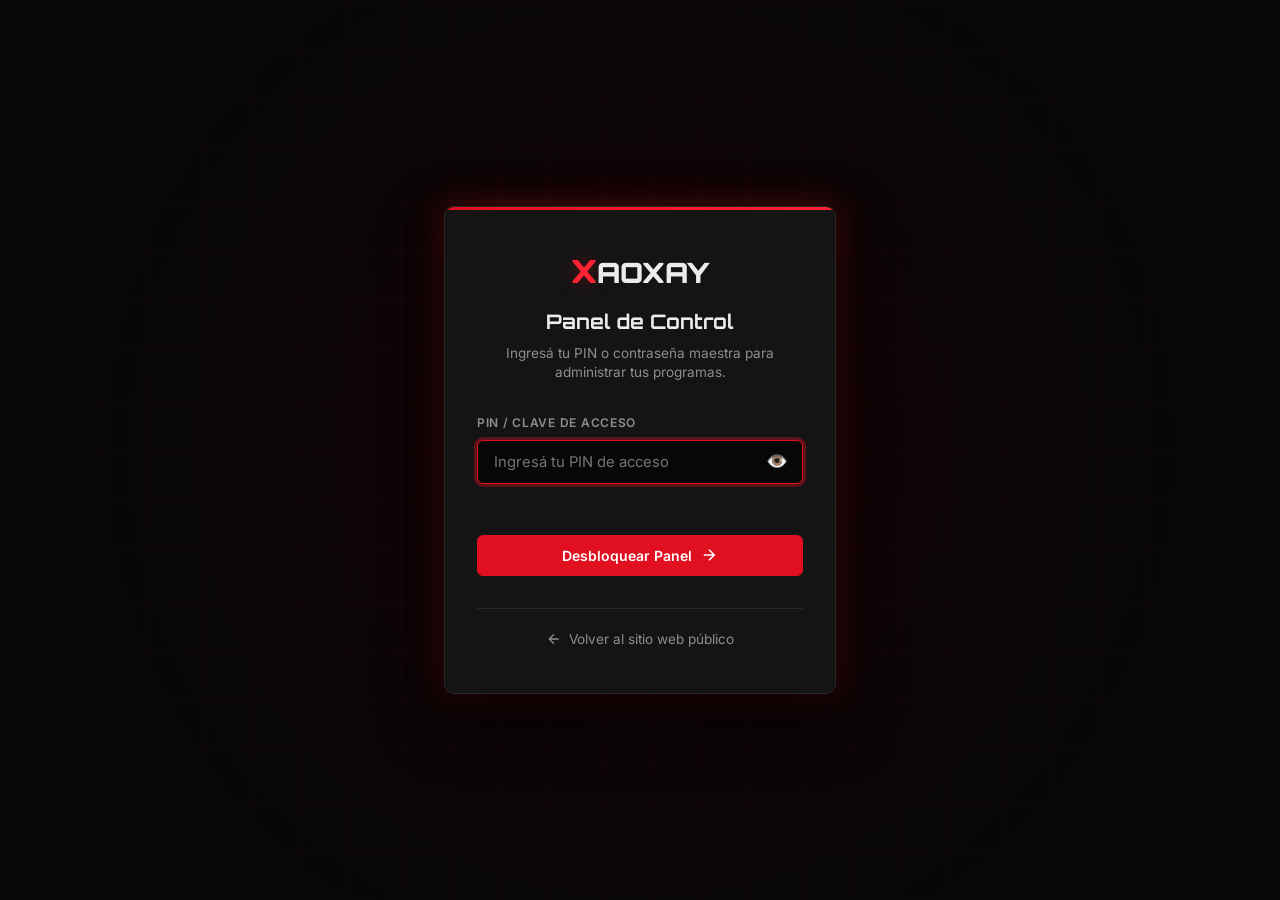
<file: admin.html>
<!DOCTYPE html>
<html lang="es">
<head>
  <meta charset="UTF-8">
  <meta name="viewport" content="width=device-width, initial-scale=1.0">
  <title>XAOXAY — Panel de Control</title>
  <link rel="icon" type="image/svg+xml" href="data:image/svg+xml,<svg xmlns='http://www.w3.org/2000/svg' viewBox='0 0 100 100'><text y='.9em' font-size='90'>⚡</text></svg>">
  <link rel="icon" type="image/png" href="favicon.png">
  <link rel="alternate icon" href="favicon.ico">
  <meta http-equiv="X-Content-Type-Options" content="nosniff">
  <meta name="referrer" content="strict-origin-when-cross-origin">
  <link rel="preconnect" href="https://fonts.googleapis.com">
  <link rel="preconnect" href="https://fonts.gstatic.com" crossorigin>
  <link rel="stylesheet" href="https://fonts.googleapis.com/css2?family=Orbitron:wght@500;700;900&family=Inter:wght@300;400;500;600;700&display=swap">
  <link rel="stylesheet" href="admin.css?v=7.0">
  <link rel="stylesheet" href="festivities.css?v=2.0">
</head>
<body class="dashboard-body">

  <!-- ══════════════ TOP BAR ══════════════ -->
  <header class="admin-topbar">
    <div class="admin-topbar__left">
      <a href="admin.html" class="admin-logo">
        <span class="logo__x">X</span><span class="logo__text">AOXAY</span>
        <span class="admin-badge">Admin Console</span>
      </a>
    </div>

    <div class="admin-topbar__center">
      <nav class="topbar-nav" id="adminNavTabs">
        <button class="topbar-tab active" data-tab="tab-list">
          <svg viewBox="0 0 24 24" fill="none" stroke="currentColor" stroke-width="2" width="18" height="18"><rect x="3" y="3" width="7" height="7"/><rect x="14" y="3" width="7" height="7"/><rect x="14" y="14" width="7" height="7"/><rect x="3" y="14" width="7" height="7"/></svg>
          <span>Mis Programas</span>
          <span class="tab-counter" id="programsCounter">0</span>
        </button>
        <button class="topbar-tab" data-tab="tab-add" id="navTabAdd">
          <svg viewBox="0 0 24 24" fill="none" stroke="currentColor" stroke-width="2" width="18" height="18"><circle cx="12" cy="12" r="10"/><line x1="12" y1="8" x2="12" y2="16"/><line x1="8" y1="12" x2="16" y2="12"/></svg>
          <span id="tabAddTitle">Agregar Nuevo</span>
        </button>
        <button class="topbar-tab" data-tab="tab-festivities" id="navTabFestivities">
          <svg viewBox="0 0 24 24" fill="none" stroke="currentColor" stroke-width="2" width="18" height="18"><path d="M12 2l2.4 6.6H21l-5.4 4.2 2 6.6-5.6-4.1-5.6 4.1 2-6.6L3 8.6h6.6L12 2z"/></svg>
          <span>Decoración Festiva</span>
          <span class="tab-badge-festive" id="topbarFestiveBadge">Auto</span>
        </button>
        <button class="topbar-tab" data-tab="tab-settings">
          <svg viewBox="0 0 24 24" fill="none" stroke="currentColor" stroke-width="2" width="18" height="18"><circle cx="12" cy="12" r="3"/><path d="M19.4 15a1.65 1.65 0 00.33 1.82l.06.06a2 2 0 010 2.83 2 2 0 01-2.83 0l-.06-.06a1.65 1.65 0 00-1.82-.33 1.65 1.65 0 00-1 1.51V21a2 2 0 01-2 2 2 2 0 01-2-2v-.09A1.65 1.65 0 009 19.4a1.65 1.65 0 00-1.82.33l-.06.06a2 2 0 01-2.83 0 2 2 0 010-2.83l.06-.06a1.65 1.65 0 00.33-1.82 1.65 1.65 0 00-1.51-1H3a2 2 0 01-2-2 2 2 0 012-2h.09A1.65 1.65 0 004.6 9a1.65 1.65 0 00-.33-1.82l-.06-.06a2 2 0 010-2.83 2 2 0 012.83 0l.06.06a1.65 1.65 0 001.82.33H9a1.65 1.65 0 001-1.51V3a2 2 0 012-2 2 2 0 012 2v.09a1.65 1.65 0 001 1.51 1.65 1.65 0 001.82-.33l.06-.06a2 2 0 012.83 0 2 2 0 010 2.83l-.06.06a1.65 1.65 0 00-.33 1.82V9a1.65 1.65 0 001.51 1H21a2 2 0 012 2 2 2 0 01-2 2h-.09a1.65 1.65 0 00-1.51 1z"/></svg>
          <span>Ajustes & Exportar</span>
        </button>
      </nav>
    </div>

    <div class="admin-topbar__right">
      <button type="button" id="btnQuickGitPush" class="admin-btn admin-btn--primary admin-btn--sm" title="Publicar cambios directo a GitHub con 1 clic">
        <svg viewBox="0 0 24 24" fill="currentColor" width="16" height="16"><path d="M12 0C5.37 0 0 5.37 0 12c0 5.31 3.435 9.795 8.205 11.385.6.105.825-.255.825-.57 0-.285-.015-1.23-.015-2.235-3.015.555-3.795-.735-4.035-1.41-.135-.345-.72-1.41-1.23-1.695-.42-.225-1.02-.78-.015-.795.945-.015 1.62.87 1.845 1.23 1.08 1.815 2.805 1.305 3.495.99.105-.78.42-1.305.765-1.605-2.67-.3-5.46-1.335-5.46-5.925 0-1.305.465-2.385 1.23-3.225-.12-.3-.54-1.53.12-3.18 0 0 1.005-.315 3.3 1.23.96-.27 1.98-.405 3-.405s2.04.135 3 .405c2.295-1.56 3.3-1.23 3.3-1.23.66 1.65.24 2.88.12 3.18.765.84 1.23 1.905 1.23 3.225 0 4.605-2.805 5.625-5.475 5.925.435.375.81 1.095.81 2.22 0 1.605-.015 2.895-.015 3.3 0 .315.225.69.825.57A12.02 12.02 0 0024 12c0-6.63-5.37-12-12-12z"/></svg>
        <span>Publicar en GitHub</span>
      </button>
      <a href="index.html" class="admin-btn admin-btn--ghost admin-btn--sm" title="Abrir página web pública">
        <svg viewBox="0 0 24 24" fill="none" stroke="currentColor" stroke-width="2" width="16" height="16"><path d="M18 13v6a2 2 0 01-2 2H5a2 2 0 01-2-2V8a2 2 0 012-2h6"/><polyline points="15 3 21 3 21 9"/><line x1="10" y1="14" x2="21" y2="3"/></svg>
        <span>Ver Web</span>
      </a>
      <button id="logoutBtn" class="admin-btn admin-btn--danger-ghost admin-btn--sm" title="Cerrar sesión">
        <svg viewBox="0 0 24 24" fill="none" stroke="currentColor" stroke-width="2" width="16" height="16"><path d="M9 21H5a2 2 0 01-2-2V5a2 2 0 012-2h4"/><polyline points="16 17 21 12 16 7"/><line x1="21" y1="12" x2="9" y2="12"/></svg>
        <span>Salir</span>
      </button>
    </div>
  </header>

  <!-- ══════════════ MAIN CONTENT CONTAINER ══════════════ -->
  <main class="dashboard-main">

    <!-- ══════════════ TAB 1: LISTADO DE SOFTWARE ══════════════ -->
    <section class="dashboard-tab active" id="tab-list">
      <div class="dashboard-header">
        <div>
          <h2 class="section-heading">Mis Programas y Herramientas</h2>
          <p class="section-subheading">Gestioná los programas visibles en tu sitio web. Podés editarlos, eliminarlos o probar sus descargas.</p>
        </div>
        <button class="admin-btn admin-btn--primary" id="btnAddNewSoftware">
          <svg viewBox="0 0 24 24" fill="none" stroke="currentColor" stroke-width="2" width="18" height="18"><line x1="12" y1="5" x2="12" y2="19"/><line x1="5" y1="12" x2="19" y2="12"/></svg>
          <span>Nuevo Programa</span>
        </button>
      </div>

      <!-- Quick Metrics -->
      <div class="metrics-grid">
        <div class="metric-card">
          <div class="metric-icon metric-icon--red">💻</div>
          <div class="metric-content">
            <span class="metric-value" id="metricPrograms">0</span>
            <span class="metric-label">Programas</span>
          </div>
        </div>
        <div class="metric-card">
          <div class="metric-icon metric-icon--orange">🛠️</div>
          <div class="metric-content">
            <span class="metric-value" id="metricTools">0</span>
            <span class="metric-label">Herramientas</span>
          </div>
        </div>
        <div class="metric-card">
          <div class="metric-icon metric-icon--green">📂</div>
          <div class="metric-content">
            <span class="metric-value" id="metricTotal">0</span>
            <span class="metric-label">Total Publicados</span>
          </div>
        </div>
        <div class="metric-card">
          <div class="metric-icon metric-icon--blue">🌐</div>
          <div class="metric-content">
            <span class="metric-value">Online</span>
            <span class="metric-label">GitHub Pages</span>
          </div>
        </div>
      </div>

      <!-- Filter Bar -->
      <div class="filter-bar">
        <div class="filter-tabs" id="filterTabsContainer">
          <button class="filter-btn active" data-filter="all">Todos <span class="badge" id="countAll">0</span></button>
          <button class="filter-btn" data-filter="programas">Programas <span class="badge" id="countProgramas">0</span></button>
          <button class="filter-btn" data-filter="herramientas">Herramientas <span class="badge" id="countHerramientas">0</span></button>
        </div>
        <div class="search-wrap">
          <svg viewBox="0 0 24 24" fill="none" stroke="currentColor" stroke-width="2" width="16" height="16"><circle cx="11" cy="11" r="8"/><line x1="21" y1="21" x2="16.65" y2="16.65"/></svg>
          <input type="text" id="searchInput" class="search-input" placeholder="Buscar por nombre...">
        </div>
      </div>

      <!-- Programs Grid / List -->
      <div class="software-cards-grid" id="softwareListContainer">
        <!-- Rendered by admin.js -->
      </div>
    </section>

    <!-- ══════════════ TAB 2: AGREGAR / EDITAR ══════════════ -->
    <section class="dashboard-tab" id="tab-add">
      <div class="dashboard-header">
        <div>
          <h2 class="section-heading" id="formHeaderTitle">Agregar Nuevo Software</h2>
          <p class="section-subheading">Completá los datos. A la derecha tenés una previsualización en vivo de cómo se verá la tarjeta en tu web.</p>
        </div>
      </div>

      <div class="editor-grid">
        <!-- Form Column -->
        <div class="editor-form-col">
          <form id="softwareForm" class="editor-form">
            <input type="hidden" id="editSoftwareId">

            <div class="form-row">
              <div class="form-field flex-2">
                <label for="titleInput">Nombre del Software *</label>
                <input type="text" id="titleInput" class="admin-input" placeholder="Ej: XaoSuite Pro" required>
              </div>
              <div class="form-field flex-1">
                <div style="display: flex; justify-content: space-between; align-items: center; margin-bottom: 0.4rem;">
                  <label for="sectionInput" style="margin-bottom: 0;">Categoría / Sección *</label>
                  <button type="button" id="btnToggleNewCat" class="link-btn" style="font-size: 0.78rem; color: var(--clr-accent-bright); background: none; border: none; cursor: pointer; text-decoration: underline; font-weight: 600;">
                    + Nueva Categoría
                  </button>
                </div>
                <select id="sectionInput" class="admin-input" required>
                  <option value="programas">01. Programas</option>
                  <option value="herramientas">02. Herramientas</option>
                  <option value="__new__">➕ Crear nueva categoría...</option>
                </select>
                <div id="newCategoryInlineBox" style="display: none; margin-top: 0.5rem; padding: 0.65rem; background: var(--clr-surface-alt, #161616); border: 1px dashed var(--clr-accent, #e01020); border-radius: 8px;">
                  <div style="display: flex; gap: 0.5rem; align-items: center; margin-bottom: 0.4rem;">
                    <input type="text" id="inlineCatNameInput" class="admin-input flex-2" placeholder="Nombre (ej: Juegos, Emuladores, Scripts...)">
                    <button type="button" id="btnConfirmInlineCat" class="admin-btn admin-btn--primary admin-btn--sm">Agregar</button>
                    <button type="button" id="btnCancelInlineCat" class="admin-btn admin-btn--ghost admin-btn--sm">✕</button>
                  </div>
                  <input type="text" id="inlineCatDescInput" class="admin-input" placeholder="Descripción breve para la web (opcional)" style="font-size: 0.8rem;">
                </div>
              </div>
            </div>

            <div class="form-field">
              <label for="descInput">Descripción *</label>
              <textarea id="descInput" class="admin-input admin-textarea" rows="3" placeholder="Explicá en pocas líneas para qué sirve, funciones principales, etc." required></textarea>
            </div>

            <div class="form-row">
              <div class="form-field flex-1">
                <label for="versionInput">Versión</label>
                <input type="text" id="versionInput" class="admin-input" placeholder="Ej: v4.5, v1.0">
              </div>
              <div class="form-field flex-1">
                <label for="platformInput">Plataforma / Tags</label>
                <input type="text" id="platformInput" class="admin-input" placeholder="Ej: Windows, Portable, Python">
              </div>
              <div class="form-field flex-1">
                <label for="iconInput">Ícono Representativo</label>
                <select id="iconInput" class="admin-input">
                  <option value="shield">🛡️ Escudo / Seguridad</option>
                  <option value="window">💻 Ventana / Aplicación</option>
                  <option value="terminal">⌨️ Terminal / Consola</option>
                  <option value="tool">🛠️ Herramienta / Utilidad</option>
                  <option value="file">📁 Archivos / Gestor</option>
                  <option value="bolt">⚡ Rápido / Optimización</option>
                </select>
              </div>
            </div>

            <!-- Download Origin -->
            <div class="form-field">
              <label>Tipo de Descarga *</label>
              <div class="origin-radio-group">
                <label class="origin-radio">
                  <input type="radio" name="downloadOrigin" value="local" checked>
                  <span class="radio-box">
                    <span class="radio-title">📂 Archivo en <code>descargas/</code></span>
                    <span class="radio-desc">Se descarga directo de tu hosting o GitHub.</span>
                  </span>
                </label>
                <label class="origin-radio">
                  <input type="radio" name="downloadOrigin" value="external">
                  <span class="radio-box">
                    <span class="radio-title">🌐 Enlace Externo</span>
                    <span class="radio-desc">Google Drive, GitHub Releases, Mega, Mediafire, etc.</span>
                  </span>
                </label>
              </div>
            </div>

            <!-- Local file group -->
            <div id="groupLocalFile" class="origin-field-group">
              <label for="fileNameInput">Nombre del archivo en la carpeta <code>descargas/</code></label>
              <div class="input-with-prefix">
                <span class="input-prefix">descargas/</span>
                <input type="text" id="fileNameInput" class="admin-input" placeholder="ejemplo: XaoSuite.exe o Setup.zip">
              </div>
              <div class="file-picker-helper">
                <input type="file" id="helperFilePicker" class="hidden-file-input">
                <label for="helperFilePicker" class="admin-btn admin-btn--ghost admin-btn--sm">
                  🔍 Elegir archivo de mi PC para copiar nombre
                </label>
                <p class="helper-note">💡 Recordá colocar el archivo adentro de tu carpeta <code>descargas/</code> para que funcione la descarga.</p>
              </div>
            </div>

            <!-- External URL group -->
            <div id="groupExternalUrl" class="origin-field-group" style="display: none;">
              <label for="urlInput">URL de Descarga Directa</label>
              <input type="url" id="urlInput" class="admin-input" placeholder="https://github.com/.../releases/... o link de Drive">
            </div>

            <div class="form-footer-actions">
              <button type="button" class="admin-btn admin-btn--ghost" id="cancelFormBtn" style="display: none;">Cancelar</button>
              <button type="submit" class="admin-btn admin-btn--primary" id="submitSoftwareBtn">
                <span>💾 Guardar y Publicar</span>
              </button>
            </div>
          </form>
        </div>

        <!-- Live Preview Column -->
        <div class="editor-preview-col">
          <div class="preview-sticky-card">
            <div class="preview-header">
              <span class="preview-pill">👁️ Vista Previa en Vivo</span>
              <small class="preview-note">Así se verá en tu sitio público</small>
            </div>

            <div class="preview-card-container">
              <article class="card" id="livePreviewCard">
                <div class="card__icon" id="previewIcon">
                  <svg viewBox="0 0 24 24" fill="none" stroke="currentColor" stroke-width="2"><path d="M12 22s8-4 8-10V5l-8-3-8 3v7c0 6 8 10 8 10z"/></svg>
                </div>
                <h3 class="card__title" id="previewTitle">Nombre del Programa</h3>
                <p class="card__desc" id="previewDesc">Descripción de tu programa o herramienta que verá el usuario...</p>
                <div class="card__meta" id="previewMeta">
                  <span class="tag">Windows</span>
                  <span class="tag">v1.0</span>
                </div>
                <div class="card__actions-group" id="previewButtons">
                  <a href="#" class="btn btn--small btn--primary">Descargar .exe</a>
                  <a href="#" class="btn btn--small btn--ghost">.zip</a>
                </div>
              </article>
            </div>

            <div class="preview-tips">
              <h4>📌 Consejos útiles:</h4>
              <ul>
                <li>Si el archivo es un <code>.exe</code>, tu página crea automáticamente un botón alternativo <code>.zip</code> para navegadores estrictos.</li>
                <li>Los cambios se guardan al instante en tu navegador y podés exportar el archivo <code>index.html</code> para subirlo a GitHub con Git.</li>
              </ul>
            </div>
          </div>
        </div>
      </div>
    </section>

    <!-- ══════════════ TAB 3: DECORACIÓN FESTIVA ══════════════ -->
    <section class="dashboard-tab" id="tab-festivities">
      <div class="dashboard-header">
        <div>
          <h2 class="section-heading">Centro de Festividades y Decoración</h2>
          <p class="section-subheading">Ambientá tu sitio web con efectos temáticos para fechas especiales como Navidad, Halloween, Año Nuevo y San Valentín, o activá el modo automático por calendario.</p>
        </div>
        <div class="header-actions-group">
          <button class="admin-btn admin-btn--primary" id="btnSaveFestivities">
            <svg viewBox="0 0 24 24" fill="none" stroke="currentColor" stroke-width="2" width="18" height="18"><path d="M19 21H5a2 2 0 01-2-2V5a2 2 0 012-2h11l5 5v11a2 2 0 01-2 2z"/><polyline points="17 21 17 13 7 13 7 21"/><polyline points="7 3 7 8 15 8"/></svg>
            <span>Guardar Decoración</span>
          </button>
        </div>
      </div>

      <div class="editor-grid">
        <!-- Settings Column -->
        <div class="editor-form-col">
          <!-- Holiday Selector Cards -->
          <div class="config-card" style="margin-bottom: 1.5rem;">
            <div class="config-card__header">
              <span class="config-icon">🎨</span>
              <div>
                <h3>1. Elegir Festividad Activa</h3>
                <p>Seleccioná qué festividad querés que se muestre en tu web o dejalo en Automático para que cambie solo según el mes.</p>
              </div>
            </div>

            <div class="festive-cards-grid" id="festiveCardsGrid">
              <div class="festive-theme-card active" data-mode="auto">
                <div class="festive-card-icon">🤖</div>
                <div class="festive-card-info">
                  <h4>Automático</h4>
                  <p>Detecta el calendario (Navidad en Dic, Halloween en Oct, etc.)</p>
                </div>
                <span class="festive-check-badge">✓</span>
              </div>

              <div class="festive-theme-card" data-mode="christmas">
                <div class="festive-card-icon">🎄</div>
                <div class="festive-card-info">
                  <h4>Navidad</h4>
                  <p>Nieve suave, luces festivas y gorro navideño en el logo</p>
                </div>
                <span class="festive-check-badge">✓</span>
              </div>

              <div class="festive-theme-card" data-mode="halloween">
                <div class="festive-card-icon">🎃</div>
                <div class="festive-card-info">
                  <h4>Halloween</h4>
                  <p>Fondo verde tóxico, llamas espectrales, calabaza encendida y máscaras</p>
                </div>
                <span class="festive-check-badge">✓</span>
              </div>

              <div class="festive-theme-card" data-mode="newyear">
                <div class="festive-card-icon">🎆</div>
                <div class="festive-card-info">
                  <h4>Año Nuevo</h4>
                  <p>Fuegos artificiales de fondo, copas brindando y chispas doradas</p>
                </div>
                <span class="festive-check-badge">✓</span>
              </div>

              <div class="festive-theme-card" data-mode="valentine">
                <div class="festive-card-icon">💘</div>
                <div class="festive-card-info">
                  <h4>San Valentín</h4>
                  <p>Corazones flotantes, Cupido volando y cartas como cajas de bombones</p>
                </div>
                <span class="festive-check-badge">✓</span>
              </div>

              <div class="festive-theme-card" data-mode="none">
                <div class="festive-card-icon">🚫</div>
                <div class="festive-card-info">
                  <h4>Desactivado</h4>
                  <p>Diseño táctico / cyberpunk original sin efectos festivos</p>
                </div>
                <span class="festive-check-badge">✓</span>
              </div>
            </div>
          </div>

          <!-- Granular Feature Toggles -->
          <div class="config-card">
            <div class="config-card__header">
              <span class="config-icon">⚙️</span>
              <div>
                <h3>2. Efectos y Elementos Visibles</h3>
                <p>Personalizá con precisión qué elementos festivos querés mostrar en pantalla.</p>
              </div>
            </div>

            <div class="festive-toggles-list">
              <label class="festive-toggle-item">
                <div class="toggle-text">
                  <span class="toggle-title">❄️ Partículas Animadas (Canvas 60 FPS)</span>
                  <span class="toggle-desc">Nieve en Navidad, murciélagos en Halloween, confeti en Año Nuevo, corazones en San Valentín.</span>
                </div>
                <input type="checkbox" id="toggleParticles" class="admin-switch" checked>
              </label>

              <label class="festive-toggle-item">
                <div class="toggle-text">
                  <span class="toggle-title">💡 Guirnalda de Luces en la Cabecera</span>
                  <span class="toggle-desc">Luces parpadeantes colgantes debajo del menú superior con colores temáticos.</span>
                </div>
                <input type="checkbox" id="toggleLights" class="admin-switch" checked>
              </label>

              <label class="festive-toggle-item">
                <div class="toggle-text">
                  <span class="toggle-title">🎅 Accesorio Temático en el Logo</span>
                  <span class="toggle-desc">Gorrito de Santa Claus o calabacita Jack-o'-lantern sobre la letra 'X' del logo.</span>
                </div>
                <input type="checkbox" id="toggleHat" class="admin-switch" checked>
              </label>

              <label class="festive-toggle-item">
                <div class="toggle-text">
                  <span class="toggle-title">📢 Banner Superior de Saludo</span>
                  <span class="toggle-desc">Mensaje flotante de felicitaciones ("¡Felices Fiestas de parte de XAOXAY!").</span>
                </div>
                <input type="checkbox" id="toggleBanner" class="admin-switch" checked>
              </label>

              <label class="festive-toggle-item">
                <div class="toggle-text">
                  <span class="toggle-title">🎛️ Widget Selector para Visitantes</span>
                  <span class="toggle-desc">Botón flotante en la esquina inferior izquierda que permite a tus visitantes probar o apagar efectos.</span>
                </div>
                <input type="checkbox" id="toggleVisitorWidget" class="admin-switch" checked>
              </label>
            </div>
          </div>
        </div>

        <!-- Live Simulation Column -->
        <div class="editor-preview-col">
          <div class="preview-sticky-card">
            <div class="preview-header">
              <span class="preview-pill">👁️ Previsualizador en Vivo</span>
              <small class="preview-note">Simulación interactiva en tiempo real</small>
            </div>

            <div class="festive-sim-box" id="festiveSimBox">
              <!-- Mini Header Simulation -->
              <div class="festive-sim-header" id="festiveSimHeader">
                <div class="festive-sim-logo">
                  <span class="logo__x" id="festiveSimLogoX">X</span>
                  <span class="logo__text">AOXAY</span>
                </div>
                <div class="festive-sim-nav">
                  <span>Inicio</span>
                  <span>Programas</span>
                </div>
                <!-- Lights Garland in Simulation -->
                <div class="festive-sim-lights" id="festiveSimLights"></div>
              </div>

              <!-- Mini Banner Simulation -->
              <div class="festive-sim-banner" id="festiveSimBanner">
                <span id="festiveSimBannerIcon">🎄</span>
                <span id="festiveSimBannerText">¡Felices Fiestas de parte de XAOXAY!</span>
              </div>

              <!-- Simulation Canvas/Body -->
              <div class="festive-sim-content">
                <div class="festive-sim-card">
                  <div class="festive-sim-tag" id="festiveSimTag">Modo Festivo Activo</div>
                  <h4 id="festiveSimTitle">Navidad</h4>
                  <p id="festiveSimDesc">Todos los efectos visuales están activos y optimizados para 60 FPS sin ralentizar las descargas.</p>
                </div>
              </div>
            </div>

            <div class="preview-tips" style="margin-top: 1.5rem;">
              <h4>📌 Información importante:</h4>
              <ul>
                <li><strong>Modo Automático:</strong> Detectará Diciembre (Navidad), Octubre (Halloween), Fin de Año (Año Nuevo) y Febrero (San Valentín) sin que tengas que cambiar nada manualmente.</li>
                <li><strong>Rendimiento:</strong> La animación se pausa automáticamente cuando la pestaña está en segundo plano para ahorrar batería y CPU del usuario.</li>
                <li><strong>Accesibilidad:</strong> Respeta la configuración de movimiento reducido (reduced-motion) de los sistemas operativos.</li>
              </ul>
            </div>
          </div>
        </div>
      </div>
    </section>

    <!-- ══════════════ TAB 4: CONFIGURACIÓN & EXPORTAR ══════════════ -->
    <section class="dashboard-tab" id="tab-settings">
      <div class="dashboard-header">
        <div>
          <h2 class="section-heading">Ajustes del Sistema & Exportación</h2>
          <p class="section-subheading">Gestioná tu clave de seguridad, exportá tu sitio para GitHub Pages o restaurá copias de seguridad.</p>
        </div>
      </div>

      <div class="settings-grid">
        <!-- Card 1: PIN de seguridad -->
        <div class="config-card">
          <div class="config-card__header">
            <span class="config-icon">🔒</span>
            <div>
              <h3>Cambiar PIN de Administrador</h3>
              <p>El PIN por defecto es <code>1234</code>. Podés cambiarlo aquí por tu clave personal protegida con SHA-256.</p>
            </div>
          </div>
          <form id="updatePinForm" class="config-form">
            <div class="form-row">
              <input type="password" id="newPinInput" class="admin-input flex-2" placeholder="Nueva contraseña o PIN (mín. 4 caracteres)" required minlength="4">
              <button type="submit" class="admin-btn admin-btn--primary flex-1">Actualizar PIN</button>
            </div>
            <span id="pinAlert" class="alert-msg"></span>
          </form>
        </div>

        <!-- Card: Gestión de Categorías y Secciones -->
        <div class="config-card" style="grid-column: 1 / -1;">
          <div class="config-card__header">
            <span class="config-icon">🏷️</span>
            <div>
              <h3>Gestión de Categorías y Secciones Web</h3>
              <p>Creá cualquier categoría para tu web (ej: Juegos, Emuladores, Scripts, Bots, etc.). Cada categoría se mostrará como una sección propia con su menú de navegación en tu página.</p>
            </div>
          </div>
          <div id="categoriesManagerList" style="margin-top: 1rem; display: flex; flex-direction: column; gap: 0.65rem;">
            <!-- Renderizado dinámicamente -->
          </div>
          <form id="newCategoryManagerForm" style="margin-top: 1.25rem; display: flex; gap: 0.5rem; flex-wrap: wrap; background: var(--clr-surface-alt, #161616); padding: 0.85rem; border-radius: 8px; border: 1px solid var(--clr-border);">
            <input type="text" id="manageCatNameInput" class="admin-input flex-1" placeholder="Nombre (ej: Juegos, Emuladores...)" required style="min-width: 180px;">
            <input type="text" id="manageCatDescInput" class="admin-input flex-2" placeholder="Descripción breve que verá la gente en la web (opcional)" style="min-width: 240px;">
            <button type="submit" class="admin-btn admin-btn--primary">➕ Agregar Categoría</button>
          </form>
        </div>

        <!-- Card GitHub 1-Click Push -->
        <div class="config-card" style="border-color: rgba(224, 16, 32, 0.4); grid-column: 1 / -1;">
          <div class="config-card__header">
            <span class="config-icon">🚀</span>
            <div>
              <h3>Publicación Directa en GitHub (Git Push en 1 Clic)</h3>
              <p>Conectá tu Token de GitHub para subir todos los cambios automáticamente a la web pública sin usar la consola ni comandos Git.</p>
            </div>
          </div>
          
          <form id="gitConfigForm" class="config-form" style="margin-top: 1rem;">
            <div class="form-field" style="margin-bottom: 1rem;">
              <label for="gitTokenInput" style="display:block; font-size: 0.85rem; font-weight:600; margin-bottom: 0.4rem; color: var(--clr-text);">
                GitHub Personal Access Token (PAT)
              </label>
              <div style="display: flex; gap: 0.5rem; flex-wrap: wrap;">
                <input type="password" id="gitTokenInput" class="admin-input flex-2" placeholder="ghp_xxxxxxxxxxxxxxxxxxxx" autocomplete="off" style="min-width: 220px;">
                <button type="button" id="btnToggleGitToken" class="admin-btn admin-btn--ghost" title="Mostrar/Ocultar Token" style="padding: 0 0.85rem;">👁️</button>
                <button type="button" id="btnTestGitToken" class="admin-btn admin-btn--ghost" title="Probar conexión con GitHub" style="padding: 0 0.85rem; font-size: 0.82rem;">🔍 Probar Token</button>
              </div>
              <div style="margin-top: 0.6rem; padding: 0.65rem 0.85rem; background: rgba(224, 16, 32, 0.08); border-left: 3px solid var(--clr-accent); border-radius: 4px; font-size: 0.8rem; line-height: 1.45; color: var(--clr-text);">
                <strong>¿Dónde se consigue el Token?</strong><br>
                GitHub ya <u>no acepta contraseñas</u> para publicar cambios. Necesitás un Token con permiso <code>repo</code>.<br>
                👉 <a href="https://github.com/settings/tokens/new?description=XAOXAY+Admin+Panel&scopes=repo" target="_blank" rel="noopener noreferrer" style="color: #22c55e; font-weight: 700; text-decoration: underline;">
                  Hacé clic acá para crear tu Token en GitHub con 1 solo clic ↗
                </a> (Solo dale a "Generate token" abajo del todo y pegá el código acá).
              </div>
            </div>

            <div class="form-row" style="margin-bottom: 1rem;">
              <div class="form-field flex-2">
                <label for="gitRepoInput" style="display:block; font-size: 0.85rem; font-weight:600; margin-bottom: 0.4rem; color: var(--clr-text);">Repositorio</label>
                <input type="text" id="gitRepoInput" class="admin-input" value="Xaoxay/xaoxay.github.io" placeholder="Usuario/repositorio">
              </div>
              <div class="form-field flex-1">
                <label for="gitBranchInput" style="display:block; font-size: 0.85rem; font-weight:600; margin-bottom: 0.4rem; color: var(--clr-text);">Rama (Branch)</label>
                <input type="text" id="gitBranchInput" class="admin-input" value="main" placeholder="main">
              </div>
            </div>

            <div class="config-card__actions" style="margin-top: 1rem; display: flex; gap: 0.75rem; flex-wrap: wrap; align-items: center;">
              <button type="submit" class="admin-btn admin-btn--ghost" id="btnSaveGitConfig">
                <span>💾 Guardar Configuración</span>
              </button>
              <button type="button" class="admin-btn admin-btn--primary" id="btnPushToGit">
                <svg viewBox="0 0 24 24" fill="currentColor" width="18" height="18"><path d="M12 0C5.37 0 0 5.37 0 12c0 5.31 3.435 9.795 8.205 11.385.6.105.825-.255.825-.57 0-.285-.015-1.23-.015-2.235-3.015.555-3.795-.735-4.035-1.41-.135-.345-.72-1.41-1.23-1.695-.42-.225-1.02-.78-.015-.795.945-.015 1.62.87 1.845 1.23 1.08 1.815 2.805 1.305 3.495.99.105-.78.42-1.305.765-1.605-2.67-.3-5.46-1.335-5.46-5.925 0-1.305.465-2.385 1.23-3.225-.12-.3-.54-1.53.12-3.18 0 0 1.005-.315 3.3 1.23.96-.27 1.98-.405 3-.405s2.04.135 3 .405c2.295-1.56 3.3-1.23 3.3-1.23.66 1.65.24 2.88.12 3.18.765.84 1.23 1.905 1.23 3.225 0 4.605-2.805 5.625-5.475 5.925.435.375.81 1.095.81 2.22 0 1.605-.015 2.895-.015 3.3 0 .315.225.69.825.57A12.02 12.02 0 0024 12c0-6.63-5.37-12-12-12z"/></svg>
                <span>🚀 Hacer Push a GitHub Ahora</span>
              </button>
            </div>
            <span id="gitStatusAlert" class="alert-msg" style="display:block; margin-top: 0.75rem;"></span>
          </form>
        </div>

        <!-- Card 2: Exportar index.html -->
        <div class="config-card">
          <div class="config-card__header">
            <span class="config-icon">📦</span>
            <div>
              <h3>Exportar index.html para GitHub / Visual Studio Code</h3>
              <p>Genera un archivo <code>index.html</code> con todos tus programas ya incrustados en el código. Solo tenés que reemplazar el archivo en tu carpeta y hacer <strong>Sync Changes</strong> en Visual Studio Code.</p>
            </div>
          </div>
          <div class="config-card__actions">
            <button type="button" class="admin-btn admin-btn--primary" id="btnExportHtml">
              <svg viewBox="0 0 24 24" fill="none" stroke="currentColor" stroke-width="2" width="18" height="18"><path d="M21 15v4a2 2 0 01-2 2H5a2 2 0 01-2-2v-4"/><polyline points="7 10 12 15 17 10"/><line x1="12" y1="15" x2="12" y2="3"/></svg>
              <span>Descargar index.html Actualizado</span>
            </button>
            <button type="button" class="admin-btn admin-btn--ghost" id="btnExportJson">
              <span>Descargar Respaldo JSON</span>
            </button>
          </div>
        </div>

        <!-- Card 3: Zona de peligro -->
        <div class="config-card config-card--danger">
          <div class="config-card__header">
            <span class="config-icon">⚠️</span>
            <div>
              <h3>Restablecer Programas</h3>
              <p>Vuelve a cargar los programas por defecto (XaoSuite y XaoExtras) borrando cualquier modificación personalizada.</p>
            </div>
          </div>
          <div class="config-card__actions">
            <button type="button" class="admin-btn admin-btn--danger-outline" id="btnResetPrograms">
              <span>🔄 Restablecer valores de fábrica</span>
            </button>
          </div>
        </div>
      </div>
    </section>

  </main>

  <script src="festivities.js?v=2.2" defer></script>
  <script src="admin.js?v=8.2"></script>
</body>
</html>
</file>
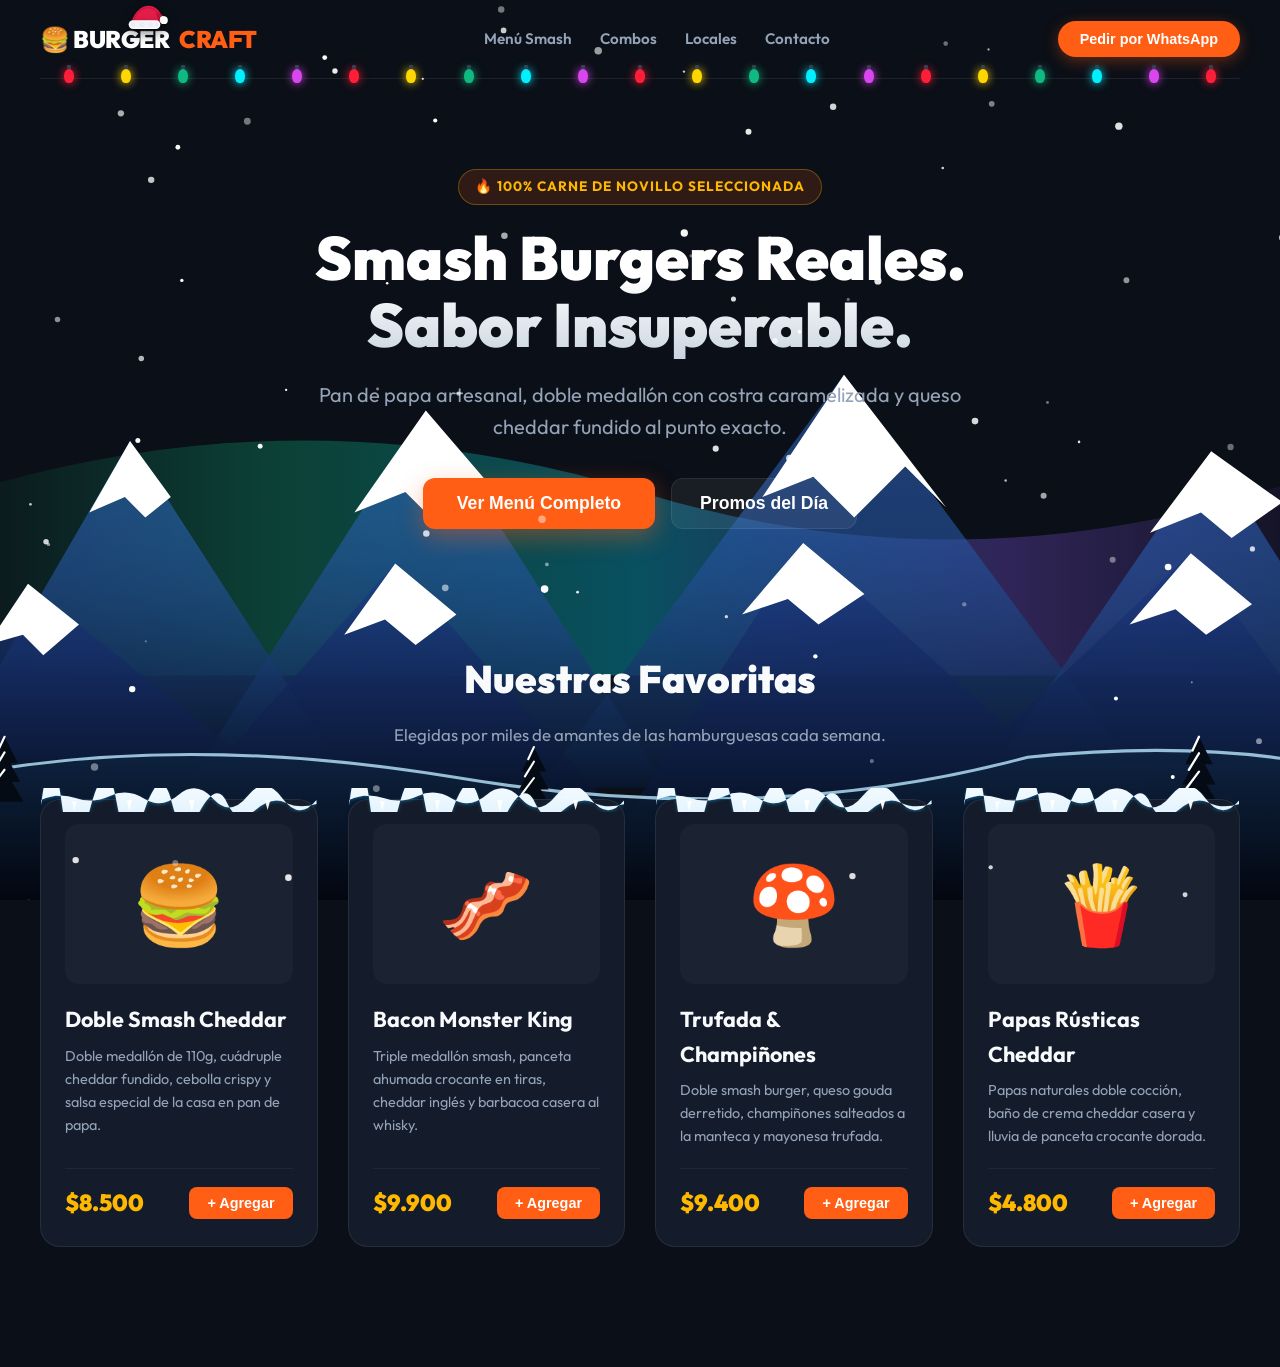
<file: demo-burger.html>
<!DOCTYPE html>
<html lang="es">
<head>
  <meta charset="UTF-8">
  <meta name="viewport" content="width=device-width, initial-scale=1.0">
  <title>BURGER CRAFT | Las Mejores Smash Burgers</title>
  <meta name="description" content="Hamburguesería artesanal, combos smash con doble cheddar, bacon crispy y papas rústicas. Pedí online.">
  <link rel="preconnect" href="https://fonts.googleapis.com">
  <link rel="preconnect" href="https://fonts.gstatic.com" crossorigin>
  <link href="https://fonts.googleapis.com/css2?family=Outfit:wght@400;600;700;900&display=swap" rel="stylesheet">
  <style>
    :root {
      --bg-dark: #0b0f17;
      --card-bg: #141c2b;
      --primary: #ff5e14;
      --primary-hover: #e04a05;
      --accent: #ffb800;
      --text: #f8fafc;
      --text-muted: #94a3b8;
      --border: rgba(255, 255, 255, 0.08);
    }

    * {
      box-sizing: border-box;
      margin: 0;
      padding: 0;
    }

    body {
      font-family: 'Outfit', sans-serif;
      background-color: var(--bg-dark);
      color: var(--text);
      line-height: 1.6;
      overflow-x: hidden;
    }

    /* Container */
    .container {
      max-width: 1200px;
      margin: 0 auto;
      padding: 0 24px;
    }

    /* Navigation */
    .navbar {
      display: flex;
      justify-content: space-between;
      align-items: center;
      padding: 20px 0;
      border-bottom: 1px solid var(--border);
      position: relative;
      z-index: 10;
    }

    .brand-logo {
      font-size: 1.5rem;
      font-weight: 900;
      letter-spacing: -0.5px;
      color: #fff;
      display: inline-flex;
      align-items: center;
      gap: 10px;
      text-decoration: none;
      user-select: none;
    }

    .brand-logo span {
      color: var(--primary);
    }

    .nav-links {
      display: flex;
      gap: 28px;
      list-style: none;
    }

    .nav-links a {
      color: var(--text-muted);
      text-decoration: none;
      font-weight: 600;
      font-size: 0.95rem;
      transition: color 0.2s;
    }

    .nav-links a:hover {
      color: var(--primary);
    }

    .btn-order-nav {
      background: var(--primary);
      color: #fff;
      border: none;
      padding: 10px 22px;
      border-radius: 9999px;
      font-weight: 700;
      font-size: 0.9rem;
      cursor: pointer;
      box-shadow: 0 4px 15px rgba(255, 94, 20, 0.35);
      transition: all 0.2s;
    }

    .btn-order-nav:hover {
      background: var(--primary-hover);
      transform: translateY(-2px);
    }

    /* Hero Section */
    .hero {
      text-align: center;
      padding: 90px 0 60px;
      position: relative;
      z-index: 5;
    }

    .badge {
      display: inline-block;
      padding: 6px 16px;
      background: rgba(255, 94, 20, 0.15);
      color: var(--accent);
      border: 1px solid rgba(255, 184, 0, 0.3);
      border-radius: 9999px;
      font-size: 0.85rem;
      font-weight: 700;
      margin-bottom: 20px;
      text-transform: uppercase;
      letter-spacing: 1px;
    }

    .hero-title {
      font-size: 3.8rem;
      font-weight: 900;
      line-height: 1.1;
      margin-bottom: 20px;
      background: linear-gradient(180deg, #ffffff 40%, #cbd5e1 100%);
      -webkit-background-clip: text;
      -webkit-text-fill-color: transparent;
    }

    .hero-subtitle {
      font-size: 1.25rem;
      color: var(--text-muted);
      max-width: 650px;
      margin: 0 auto 35px;
    }

    .hero-actions {
      display: flex;
      gap: 16px;
      justify-content: center;
    }

    .btn-primary {
      background: var(--primary);
      color: #fff;
      padding: 14px 34px;
      border-radius: 12px;
      font-weight: 700;
      font-size: 1.1rem;
      border: none;
      cursor: pointer;
      box-shadow: 0 8px 25px rgba(255, 94, 20, 0.4);
      transition: all 0.2s;
    }

    .btn-primary:hover {
      background: var(--primary-hover);
      transform: translateY(-3px);
    }

    .btn-secondary {
      background: rgba(255, 255, 255, 0.06);
      color: #fff;
      padding: 14px 28px;
      border-radius: 12px;
      font-weight: 600;
      font-size: 1.1rem;
      border: 1px solid var(--border);
      cursor: pointer;
      transition: all 0.2s;
    }

    .btn-secondary:hover {
      background: rgba(255, 255, 255, 0.12);
    }

    /* Menu Grid Section */
    .menu-section {
      padding: 60px 0 120px;
      position: relative;
      z-index: 5;
    }

    .section-header {
      text-align: center;
      margin-bottom: 50px;
    }

    .section-title {
      font-size: 2.4rem;
      font-weight: 900;
      margin-bottom: 12px;
    }

    .section-desc {
      color: var(--text-muted);
      font-size: 1.05rem;
    }

    .menu-grid {
      display: grid;
      grid-template-columns: repeat(auto-fit, minmax(260px, 1fr));
      gap: 30px;
    }

    /* Burger Menu Card */
    .burger-card {
      background: var(--card-bg);
      border: 1px solid var(--border);
      border-radius: 20px;
      padding: 24px;
      display: flex;
      flex-direction: column;
      justify-content: space-between;
      transition: transform 0.3s, box-shadow 0.3s;
      position: relative;
    }

    .burger-card:hover {
      transform: translateY(-6px);
      box-shadow: 0 14px 30px rgba(0, 0, 0, 0.5);
      border-color: rgba(255, 94, 20, 0.3);
    }

    .burger-img-box {
      width: 100%;
      height: 160px;
      background: rgba(255, 255, 255, 0.03);
      border-radius: 14px;
      display: flex;
      align-items: center;
      justify-content: center;
      font-size: 4.8rem;
      margin-bottom: 18px;
      user-select: none;
    }

    .burger-name {
      font-size: 1.35rem;
      font-weight: 700;
      margin-bottom: 8px;
    }

    .burger-desc {
      font-size: 0.9rem;
      color: var(--text-muted);
      margin-bottom: 20px;
      flex-grow: 1;
    }

    .burger-footer {
      display: flex;
      justify-content: space-between;
      align-items: center;
      padding-top: 15px;
      border-top: 1px solid rgba(255, 255, 255, 0.05);
    }

    .burger-price {
      font-size: 1.45rem;
      font-weight: 900;
      color: var(--accent);
    }

    .btn-add {
      background: var(--primary);
      color: #fff;
      border: none;
      padding: 8px 18px;
      border-radius: 8px;
      font-weight: 700;
      font-size: 0.9rem;
      cursor: pointer;
      transition: background 0.2s;
    }

    .btn-add:hover {
      background: var(--primary-hover);
    }

    /* Responsive */
    @media (max-width: 768px) {
      .hero-title { font-size: 2.6rem; }
      .nav-links { display: none; }
    }
  </style>
</head>
<body>

  <!-- Standard Burger Shop Navigation -->
  <header class="navbar container">
    <a href="#" class="brand-logo">
      🍔 BURGER<span>CRAFT</span>
    </a>
    <ul class="nav-links">
      <li><a href="#menu">Menú Smash</a></li>
      <li><a href="#promos">Combos</a></li>
      <li><a href="#sucursales">Locales</a></li>
      <li><a href="#contacto">Contacto</a></li>
    </ul>
    <button class="btn-order-nav">Pedir por WhatsApp</button>
  </header>

  <!-- Hero Section -->
  <section class="hero container">
    <div class="badge">🔥 100% Carne de Novillo Seleccionada</div>
    <h1 class="hero-title">Smash Burgers Reales.<br>Sabor Insuperable.</h1>
    <p class="hero-subtitle">Pan de papa artesanal, doble medallón con costra caramelizada y queso cheddar fundido al punto exacto.</p>
    <div class="hero-actions">
      <button class="btn-primary">Ver Menú Completo</button>
      <button class="btn-secondary">Promos del Día</button>
    </div>
  </section>

  <!-- Menu Section with Cards -->
  <section id="menu" class="menu-section container">
    <div class="section-header">
      <h2 class="section-title">Nuestras Favoritas</h2>
      <p class="section-desc">Elegidas por miles de amantes de las hamburguesas cada semana.</p>
    </div>

    <div class="menu-grid">
      <!-- Card 1 -->
      <div class="burger-card">
        <div class="burger-img-box">🍔</div>
        <h3 class="burger-name">Doble Smash Cheddar</h3>
        <p class="burger-desc">Doble medallón de 110g, cuádruple cheddar fundido, cebolla crispy y salsa especial de la casa en pan de papa.</p>
        <div class="burger-footer">
          <span class="burger-price">$8.500</span>
          <button class="btn-add">+ Agregar</button>
        </div>
      </div>

      <!-- Card 2 -->
      <div class="burger-card">
        <div class="burger-img-box">🥓</div>
        <h3 class="burger-name">Bacon Monster King</h3>
        <p class="burger-desc">Triple medallón smash, panceta ahumada crocante en tiras, cheddar inglés y barbacoa casera al whisky.</p>
        <div class="burger-footer">
          <span class="burger-price">$9.900</span>
          <button class="btn-add">+ Agregar</button>
        </div>
      </div>

      <!-- Card 3 -->
      <div class="burger-card">
        <div class="burger-img-box">🍄</div>
        <h3 class="burger-name">Trufada & Champiñones</h3>
        <p class="burger-desc">Doble smash burger, queso gouda derretido, champiñones salteados a la manteca y mayonesa trufada.</p>
        <div class="burger-footer">
          <span class="burger-price">$9.400</span>
          <button class="btn-add">+ Agregar</button>
        </div>
      </div>

      <!-- Card 4 -->
      <div class="burger-card">
        <div class="burger-img-box">🍟</div>
        <h3 class="burger-name">Papas Rústicas Cheddar</h3>
        <p class="burger-desc">Papas naturales doble cocción, baño de crema cheddar casera y lluvia de panceta crocante dorada.</p>
        <div class="burger-footer">
          <span class="burger-price">$4.800</span>
          <button class="btn-add">+ Agregar</button>
        </div>
      </div>
    </div>
  </section>

  <!-- 
    ========================================================
    INTEGRACIÓN UNIVERSAL ZERO-CONFIG:
    Una sola línea de código, sin tocar nada del HTML ni CSS
    ========================================================
  -->
  <script src="festivities-auto.js"></script>
</body>
</html>
</file>
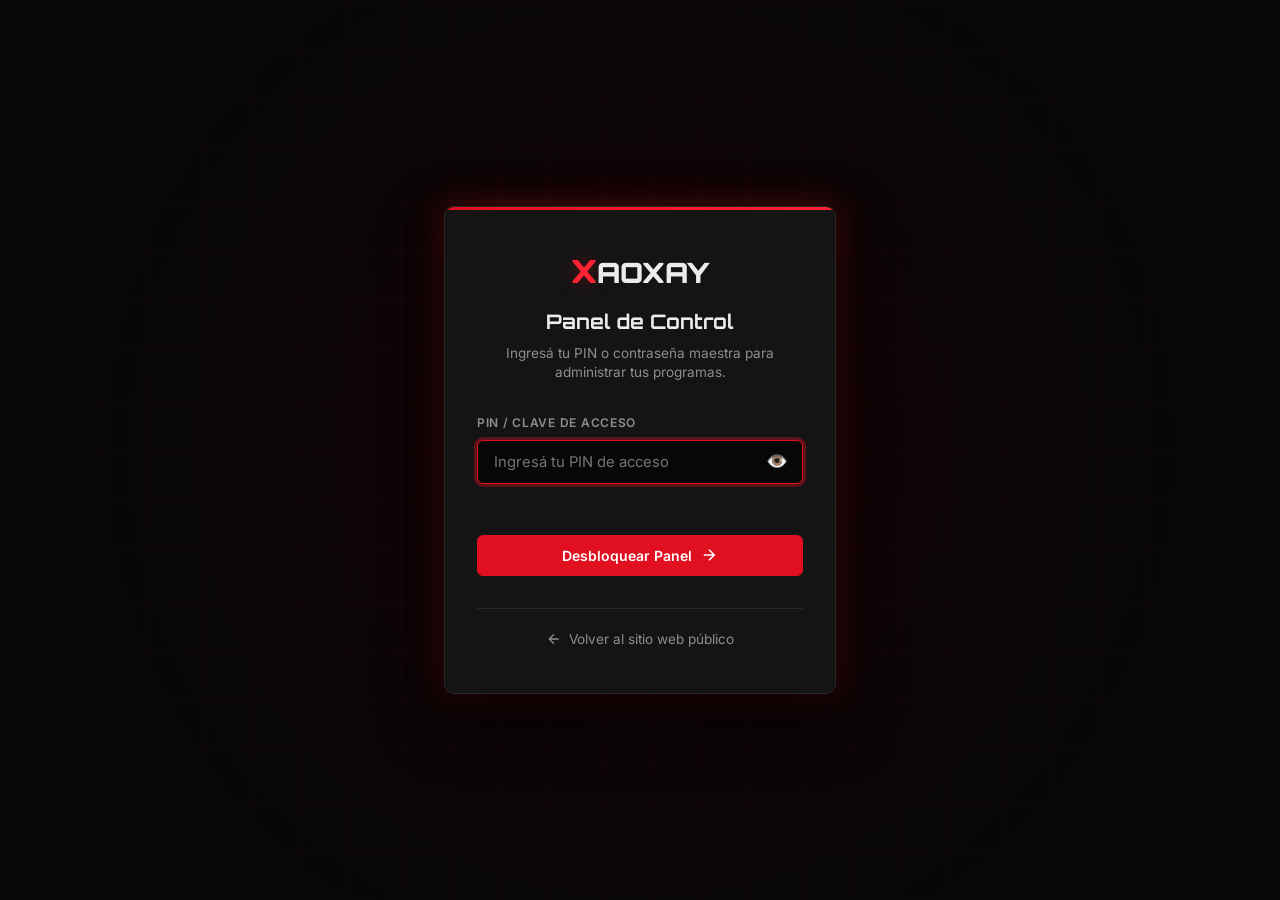
<file: login.html>
<!DOCTYPE html>
<html lang="es">
<head>
  <meta charset="UTF-8">
  <meta name="viewport" content="width=device-width, initial-scale=1.0">
  <title>XAOXAY — Acceso Administrador</title>
  <link rel="icon" type="image/svg+xml" href="data:image/svg+xml,<svg xmlns='http://www.w3.org/2000/svg' viewBox='0 0 100 100'><text y='.9em' font-size='90'>🔒</text></svg>">
  <link rel="icon" type="image/png" href="favicon.png">
  <link rel="alternate icon" href="favicon.ico">
  <meta http-equiv="X-Content-Type-Options" content="nosniff">
  <meta name="referrer" content="strict-origin-when-cross-origin">
  <link rel="preconnect" href="https://fonts.googleapis.com">
  <link rel="preconnect" href="https://fonts.gstatic.com" crossorigin>
  <link rel="stylesheet" href="https://fonts.googleapis.com/css2?family=Orbitron:wght@500;700;900&family=Inter:wght@300;400;500;600;700&display=swap">
  <link rel="stylesheet" href="admin.css">
</head>
<body class="login-body">
  <div class="login-bg-grid" aria-hidden="true"></div>

  <div class="login-wrapper">
    <div class="login-card">
      <div class="login-header">
        <a href="index.html" class="login-logo">
          <span class="logo__x">X</span><span class="logo__text">AOXAY</span>
        </a>
        <h1 class="login-title">Panel de Control</h1>
        <p class="login-subtitle">Ingresá tu PIN o contraseña maestra para administrar tus programas.</p>
      </div>

      <form id="loginForm" class="login-form">
        <div class="input-group">
          <label for="pinInput">PIN / Clave de Acceso</label>
          <div class="password-wrapper">
            <input 
              type="password" 
              id="pinInput" 
              class="admin-input" 
              placeholder="Ingresá tu PIN de acceso" 
              required 
              autofocus 
              autocomplete="current-password"
            >
            <button type="button" id="togglePinBtn" class="toggle-pin-btn" title="Mostrar/Ocultar PIN" aria-label="Mostrar/Ocultar PIN">
              👁️
            </button>
          </div>
          <span id="loginError" class="login-error-msg" role="alert"></span>
        </div>

        <button type="submit" class="admin-btn admin-btn--primary admin-btn--block" id="loginSubmitBtn">
          <span>Desbloquear Panel</span>
          <svg viewBox="0 0 24 24" fill="none" stroke="currentColor" stroke-width="2" width="18" height="18"><path d="M5 12h14M12 5l7 7-7 7"/></svg>
        </button>
      </form>

      <div class="login-footer">
        <a href="index.html" class="back-link">
          <svg viewBox="0 0 24 24" fill="none" stroke="currentColor" stroke-width="2" width="16" height="16"><path d="M19 12H5M12 19l-7-7 7-7"/></svg>
          <span>Volver al sitio web público</span>
        </a>
      </div>
    </div>
  </div>

  <script>
    (() => {
      'use strict';
      const PIN_KEY = 'xaoxay_pin';
      const AUTH_KEY = 'xaoxay_admin_token';
      const DEFAULT_PIN_HASH = '03ac674216f3e15c761ee1a5e255f067953623c8b388b4459e13f978d7c846f4';

      async function hashString(str) {
        const encoder = new TextEncoder();
        const data = encoder.encode(str);
        const hashBuffer = await crypto.subtle.digest('SHA-256', data);
        const hashArray = Array.from(new Uint8Array(hashBuffer));
        return hashArray.map(b => b.toString(16).padStart(2, '0')).join('');
      }

      function getStoredPinHash() {
        return localStorage.getItem(PIN_KEY) || DEFAULT_PIN_HASH;
      }

      // Si ya está autenticado en esta sesión, redirigir a admin.html
      const currentToken = sessionStorage.getItem(AUTH_KEY);
      if (currentToken && currentToken === getStoredPinHash()) {
        window.location.replace('admin.html');
      }

      const loginForm = document.getElementById('loginForm');
      const pinInput = document.getElementById('pinInput');
      const loginError = document.getElementById('loginError');
      const togglePinBtn = document.getElementById('togglePinBtn');

      togglePinBtn.addEventListener('click', () => {
        if (pinInput.type === 'password') {
          pinInput.type = 'text';
          togglePinBtn.textContent = '🙈';
        } else {
          pinInput.type = 'password';
          togglePinBtn.textContent = '👁️';
        }
      });

      let failedAttempts = 0;
      let lockoutUntil = 0;

      loginForm.addEventListener('submit', async (e) => {
        e.preventDefault();

        // Rate limiting check
        const now = Date.now();
        if (now < lockoutUntil) {
          const secsLeft = Math.ceil((lockoutUntil - now) / 1000);
          loginError.textContent = `⏳ Demasiados intentos. Esperá ${secsLeft} segundos.`;
          pinInput.select();
          return;
        }

        const enteredPin = pinInput.value.trim();
        if (!enteredPin) return;

        const enteredHash = await hashString(enteredPin);
        const actualHash = getStoredPinHash();

        if (enteredHash === actualHash) {
          failedAttempts = 0;
          sessionStorage.setItem(AUTH_KEY, enteredHash);
          loginError.textContent = '';
          loginForm.querySelector('button[type="submit"]').textContent = '✓ Accediendo...';
          setTimeout(() => {
            window.location.replace('admin.html');
          }, 300);
        } else {
          failedAttempts++;
          if (failedAttempts >= 3) {
            lockoutUntil = Date.now() + 30000;
            loginError.textContent = '🔒 3 intentos fallidos. Bloqueado 30 segundos.';
            const countdownInterval = setInterval(() => {
              const remaining = Math.ceil((lockoutUntil - Date.now()) / 1000);
              if (remaining <= 0) {
                loginError.textContent = '❌ PIN incorrecto. Intentá nuevamente.';
                clearInterval(countdownInterval);
              } else {
                loginError.textContent = `🔒 Bloqueado. Esperá ${remaining} segundos...`;
              }
            }, 1000);
          } else {
            loginError.textContent = `❌ PIN incorrecto. Intento ${failedAttempts}/3.`;
          }
          pinInput.classList.add('input-shake');
          pinInput.select();
          setTimeout(() => pinInput.classList.remove('input-shake'), 500);
        }
      });
    })();
  </script>
</body>
</html>
</file>
<file: styles.css>
/* ═══════════════════════════════════════════════
   XAOXAY — Styles
   Palette: Black + Red + Dark grays
   ═══════════════════════════════════════════════ */

/* ── CSS Custom Properties ── */
:root {
  --clr-bg:         #0a0a0a;
  --clr-bg-alt:     #111111;
  --clr-surface:    #1a1a1a;
  --clr-surface-2:  #222222;
  --clr-border:     #2a2a2a;
  --clr-text:       #e8e8e8;
  --clr-text-muted: #888888;
  --clr-accent:     #e01020;
  --clr-accent-bright: #ff2233;
  --clr-accent-dark:#990011;
  --clr-accent-glow: rgba(224, 16, 32, 0.35);

  --font-display: 'Orbitron', system-ui, sans-serif;
  --font-body:    'Inter', system-ui, sans-serif;

  --radius:    12px;
  --radius-sm: 8px;
  --transition: 0.3s cubic-bezier(0.4, 0, 0.2, 1);

  --container-max: 1200px;
  --gutter: clamp(1rem, 4vw, 2rem);
}

/* ── Reset & Base ── */
*,
*::before,
*::after {
  margin: 0;
  padding: 0;
  box-sizing: border-box;
}

html {
  scroll-padding-block-start: 5rem;
  overflow-x: clip;
}

@media (min-width: 769px) {
  html {
    scroll-behavior: smooth;
  }
}

body {
  font-family: var(--font-body);
  background: var(--clr-bg);
  color: var(--clr-text);
  line-height: 1.6;
  -webkit-font-smoothing: antialiased;
  -moz-osx-font-smoothing: grayscale;
  overflow-x: clip;
  -webkit-overflow-scrolling: touch;
}

/* ── CRT Scanlines Overlay (Tactical Telemetry) ── */
.crt-scanlines {
  position: fixed;
  inset: 0;
  background: repeating-linear-gradient(
    0deg,
    rgba(0, 0, 0, 0.16),
    rgba(0, 0, 0, 0.16) 1px,
    transparent 1px,
    transparent 3px
  );
  pointer-events: none;
  z-index: 999;
  opacity: 0.55;
  transform: translateZ(0);
}

a {
  color: var(--clr-accent-bright);
  text-decoration: none;
  transition: color var(--transition);
}
a:hover {
  color: #ff5566;
}

img, svg {
  display: block;
  max-inline-size: 100%;
}

ul { list-style: none; }

/* ── Utility ── */
.container {
  max-inline-size: var(--container-max);
  margin-inline: auto;
  padding-inline: var(--gutter);
}

/* ══════════════════════════════════════════════
   HEADER
   ══════════════════════════════════════════════ */
.header {
  position: fixed;
  inset-block-start: 0;
  inset-inline: 0;
  z-index: 1000;
  background: rgba(10, 10, 10, 0.85);
  backdrop-filter: blur(16px);
  -webkit-backdrop-filter: blur(16px);
  border-block-end: 1px solid var(--clr-border);
  transition: background var(--transition), box-shadow var(--transition);
}

.header.scrolled {
  background: rgba(10, 10, 10, 0.96);
  box-shadow: 0 4px 25px rgba(0, 0, 0, 0.6);
}

/* ── Tactical Laser Scroll Tracker ── */
.scroll-tracker {
  position: absolute;
  inset-block-end: 0;
  inset-inline: 0;
  block-size: 2px;
  background: rgba(224, 16, 32, 0.15);
  pointer-events: none;
  overflow: hidden;
  z-index: 1001;
}

.scroll-tracker__bar {
  block-size: 100%;
  inline-size: 100%;
  background: linear-gradient(90deg, var(--clr-accent-dark), var(--clr-accent), var(--clr-accent-bright));
  transform-origin: left;
  transform: scaleX(0);
  box-shadow: 0 0 10px var(--clr-accent-bright), 0 0 20px var(--clr-accent-glow);
  will-change: transform;
}

.nav {
  display: flex;
  align-items: center;
  justify-content: space-between;
  block-size: 4rem;
}

/* ── Logo ── */
.logo {
  display: inline-flex;
  align-items: baseline;
  font-family: var(--font-display);
  font-weight: 900;
  font-size: 1.5rem;
  letter-spacing: 0.05em;
  color: var(--clr-text);
  text-decoration: none;
}
.logo:hover { color: var(--clr-text); }

.logo__x {
  color: var(--clr-accent-bright);
  font-size: 1.8rem;
  text-shadow: 0 0 12px var(--clr-accent-glow);
  margin-inline-end: 1px;
}

.logo--small {
  font-size: 1.2rem;
}
.logo--small .logo__x {
  font-size: 1.4rem;
}

/* ── Nav Links ── */
.nav__list {
  display: flex;
  gap: 2rem;
  align-items: center;
}

.nav__link {
  font-size: 0.875rem;
  font-weight: 500;
  color: var(--clr-text-muted);
  text-transform: uppercase;
  letter-spacing: 0.08em;
  position: relative;
  padding-block: 0.25rem;
}
.nav__link::after {
  content: '';
  position: absolute;
  inset-inline: 0;
  inset-block-end: -2px;
  block-size: 2px;
  background: var(--clr-accent);
  transform: scaleX(0);
  transform-origin: right;
  transition: transform var(--transition);
}
.nav__link:hover {
  color: var(--clr-text);
}
.nav__link.active {
  color: var(--clr-accent-bright);
  text-shadow: 0 0 10px var(--clr-accent-glow);
}
.nav__link:hover::after {
  transform: scaleX(1);
  transform-origin: left;
}
.nav__link.active::after {
  transform: scaleX(1);
  transform-origin: left;
  background: var(--clr-accent-bright);
  box-shadow: 0 0 8px var(--clr-accent-bright);
}

/* ── GitHub Nav Link ── */
.nav__github {
  display: inline-flex;
  align-items: center;
  gap: 0.5rem;
  color: var(--clr-text);
  background: var(--clr-surface);
  border: 1px solid var(--clr-border);
  padding: 0.4rem 0.9rem;
  border-radius: var(--radius-sm);
  font-size: 0.8rem;
  font-weight: 600;
  letter-spacing: 0.04em;
  transition: all var(--transition);
}

.nav__github svg {
  fill: currentColor;
  flex-shrink: 0;
}

.nav__github:hover {
  color: #fff;
  border-color: var(--clr-accent);
  background: rgba(224, 16, 32, 0.15);
  box-shadow: 0 0 16px var(--clr-accent-glow);
  translate: 0 -2px;
}

/* ── Hamburger ── */
.nav__toggle {
  display: none;
  flex-direction: column;
  justify-content: center;
  align-items: center;
  gap: 5px;
  background: none;
  border: none;
  cursor: pointer;
  padding: 8px;
  min-width: 44px;
  min-height: 44px;
  border-radius: var(--radius-sm);
  transition: background var(--transition);
  -webkit-tap-highlight-color: transparent;
}
.nav__toggle span {
  display: block;
  inline-size: 24px;
  block-size: 2px;
  background: var(--clr-text);
  border-radius: 2px;
  transition: var(--transition);
}

/* ══════════════════════════════════════════════
   HERO
   ══════════════════════════════════════════════ */
.hero {
  position: relative;
  display: flex;
  flex-direction: column;
  align-items: center;
  justify-content: center;
  min-block-size: 100dvh;
  padding-block: 6rem 4rem;
  text-align: center;
  overflow: clip;
}

/* Animated grid background with traveling laser scan */
.hero__bg-grid {
  position: absolute;
  inset: 0;
  background-image:
    linear-gradient(rgba(224, 16, 32, 0.07) 1px, transparent 1px),
    linear-gradient(90deg, rgba(224, 16, 32, 0.07) 1px, transparent 1px);
  background-size: 60px 60px;
  animation: gridPulse 8s ease-in-out infinite;
  overflow: hidden;
}

.hero__bg-grid::after {
  content: '';
  position: absolute;
  inset: 0;
  background: linear-gradient(
    180deg,
    transparent 0%,
    rgba(224, 16, 32, 0.12) 50%,
    transparent 100%
  );
  transform: translateY(-100%);
  animation: radarScan 6s cubic-bezier(0.4, 0, 0.2, 1) infinite;
  pointer-events: none;
}

@keyframes radarScan {
  0% { transform: translateY(-100%); }
  50%, 100% { transform: translateY(100%); }
}

@keyframes gridPulse {
  0%, 100% { opacity: 0.45; }
  50%      { opacity: 0.95; }
}

.hero__content {
  position: relative;
  z-index: 1;
  will-change: transform, opacity;
  display: flex;
  flex-direction: column;
  align-items: center;
  text-align: center;
  width: 100%;
}

/* ── X SVG Logo with Orbital Radar ── */
.hero__logo-wrap {
  width: 100%;
  max-width: 160px;
  inline-size: clamp(120px, 20vw, 160px);
  margin-inline: auto;
  margin-block-end: 1.5rem;
}

.hero__x-svg {
  width: 100%;
  max-width: 160px;
  height: auto;
  display: block;
  margin: 0 auto;
}

.hero__x-line {
  animation: drawX 1.5s ease-out forwards;
  stroke-dasharray: 200;
  stroke-dashoffset: 200;
}
.hero__x-line:nth-child(2) {
  animation-delay: 0.3s;
}

@keyframes drawX {
  to { stroke-dashoffset: 0; }
}

.hero__x-ring {
  transform-box: view-box;
  transform-origin: 100px 100px;
  animation: ringPulse 3.5s ease-in-out infinite, ringRotateRev 22s linear infinite;
}

@keyframes ringRotateRev {
  from { transform: rotate(0deg); }
  to   { transform: rotate(-360deg); }
}

.hero__x-radar {
  transform-box: view-box;
  transform-origin: 100px 100px;
  animation: radarRotate 14s linear infinite;
}

@keyframes radarRotate {
  from { transform: rotate(0deg); }
  to   { transform: rotate(360deg); }
}

@keyframes ringPulse {
  0%, 100% { opacity: 0.2; transform: scale(1); }
  50%      { opacity: 0.55; transform: scale(1.03); }
}

/* ── Tactical Telemetry HUD ── */
.hero__telemetry {
  display: inline-flex;
  align-items: center;
  gap: 1.25rem;
  background: rgba(14, 14, 14, 0.75);
  backdrop-filter: blur(8px);
  border: 1px solid rgba(224, 16, 32, 0.3);
  box-shadow: 0 0 16px rgba(224, 16, 32, 0.14), inset 0 0 10px rgba(0, 0, 0, 0.8);
  border-radius: var(--radius-sm);
  padding: 0.45rem 1.25rem;
  margin-inline: auto;
  margin-block-end: 1.75rem;
  font-family: var(--font-display);
  font-size: 0.75rem;
  letter-spacing: 0.08em;
  flex-wrap: wrap;
  justify-content: center;
}

.telemetry__item {
  display: flex;
  align-items: center;
  gap: 0.4rem;
}

.telemetry__led {
  width: 7px;
  height: 7px;
  background: var(--clr-accent-bright);
  border-radius: 50%;
  box-shadow: 0 0 8px var(--clr-accent-bright);
  animation: pulseLed 1.8s infinite;
}

@keyframes pulseLed {
  0%, 100% { opacity: 1; transform: scale(1); }
  50% { opacity: 0.35; transform: scale(0.85); }
}

.telemetry__text {
  color: var(--clr-accent-bright);
  font-weight: 700;
}

.telemetry__label {
  color: var(--clr-text-muted);
}

.telemetry__val {
  color: var(--clr-text);
  font-weight: 600;
}

/* ── Safe, Bulletproof Hacker Effect for XAOXAY ── */
.hero__title {
  position: relative;
  display: block;
  width: 100%;
  text-align: center;
  font-family: var(--font-display);
  font-size: clamp(2.75rem, 9vw, 6rem);
  font-weight: 900;
  letter-spacing: 0.08em;
  line-height: 1.1;
  margin-block-end: 0.5rem;
  color: #ffffff;
  text-shadow: 0 0 25px rgba(224, 16, 32, 0.35);
  cursor: pointer;
  user-select: none;
  animation: hackerTwitch 4s infinite ease-in-out;
  transition: transform 0.15s ease, text-shadow 0.15s ease;
  will-change: transform;
}

.hero__title-x {
  color: var(--clr-accent-bright);
  text-shadow: 0 0 30px var(--clr-accent-glow), 0 0 60px rgba(224, 16, 32, 0.5);
  display: inline-block;
  animation: hackerXSurge 4s infinite ease-in-out;
}

/* Hacker Periodic Twitch Keyframes (Physical Move + RGB Chromatic Split) */
@keyframes hackerTwitch {
  0%, 86%, 100% {
    transform: translate(0, 0) skew(0deg);
    text-shadow: 0 0 25px rgba(224, 16, 32, 0.35);
  }
  87% {
    transform: translate(-3px, 1.5px) skew(-1.5deg);
    text-shadow: -4px 0 #ff1a1a, 4px 0 #00f0ff, 0 0 30px rgba(255, 26, 26, 0.8);
  }
  88% {
    transform: translate(3px, -1px) skew(1.5deg);
    text-shadow: 4px 0 #ff1a1a, -4px 0 #00f0ff, 0 0 35px rgba(0, 240, 255, 0.8);
  }
  89% {
    transform: translate(-2px, 2px) skew(-0.5deg);
    text-shadow: -3px 0 #00f0ff, 3px 0 #ff1a1a, 0 0 20px rgba(255, 26, 26, 0.6);
  }
  90% {
    transform: translate(2px, -1px) skew(0.5deg);
    text-shadow: 2px 0 #ff1a1a, -2px 0 #00f0ff;
  }
  91%, 94% {
    transform: translate(0, 0) skew(0deg);
    text-shadow: 0 0 25px rgba(224, 16, 32, 0.35);
  }
  95% {
    transform: translate(-2px, -1px) skew(-1deg);
    text-shadow: -3px 0 #ff1a1a, 3px 0 #00f0ff;
  }
  96% {
    transform: translate(2px, 1px) skew(1deg);
    text-shadow: 3px 0 #00f0ff, -3px 0 #ff1a1a;
  }
  97% {
    transform: translate(0, 0) skew(0deg);
    text-shadow: 0 0 25px rgba(224, 16, 32, 0.35);
  }
}

/* Independent Electrical Pulse for the Accent "X" */
@keyframes hackerXSurge {
  0%, 86%, 100% {
    transform: translate(0, 0) scale(1);
    filter: drop-shadow(0 0 0px transparent);
  }
  87% {
    transform: translate(2px, -2px) scale(1.06);
    filter: drop-shadow(0 0 12px #ff2233);
  }
  88% {
    transform: translate(-2px, 1px) scale(0.96);
    filter: drop-shadow(0 0 16px #00f0ff);
  }
  89% {
    transform: translate(1px, 2px) scale(1.04);
  }
  90% {
    transform: translate(0, 0) scale(1);
    filter: drop-shadow(0 0 0px transparent);
  }
}

/* Hover: Intensified Cyber Glitch Jitter */
.hero__title:hover {
  animation: hackerHoverTwitch 0.22s infinite alternate ease-in-out;
  text-shadow: -4px 0 #ff1a1a, 4px 0 #00f0ff, 0 0 40px rgba(255, 26, 26, 0.9);
}

.hero__title:hover .hero__title-x {
  animation: hackerXSurgeHover 0.18s infinite alternate ease-in-out;
}

@keyframes hackerHoverTwitch {
  0% { transform: translate(-3px, 1.5px) skewX(-2deg); }
  50% { transform: translate(3px, -1.5px) skewX(2deg); }
  100% { transform: translate(-1.5px, 2px) skewX(-1deg); }
}

@keyframes hackerXSurgeHover {
  0% { transform: scale(1.08) translate(-1px, 1px); }
  100% { transform: scale(0.95) translate(2px, -1px); }
}

@media (prefers-reduced-motion: reduce) {
  .hero__title,
  .hero__title-x {
    animation: none !important;
    transform: none !important;
  }
}

.hero__subtitle {
  font-family: var(--font-display);
  font-size: clamp(0.75rem, 2vw, 1rem);
  letter-spacing: 0.3em;
  text-transform: uppercase;
  color: var(--clr-text-muted);
  margin-block-end: 1.5rem;
}

.hero__desc {
  max-inline-size: 560px;
  margin-inline: auto;
  color: var(--clr-text-muted);
  font-size: 1.05rem;
  margin-block-end: 2.5rem;
}

.hero__actions {
  display: flex;
  gap: 1rem;
  justify-content: center;
  flex-wrap: wrap;
}

/* Scroll indicator */
.hero__scroll-indicator {
  position: absolute;
  inset-block-end: 2rem;
  inset-inline-start: 50%;
  translate: -50% 0;
}
.hero__scroll-indicator span {
  display: block;
  inline-size: 20px;
  block-size: 32px;
  border: 2px solid var(--clr-accent);
  border-radius: 10px;
  position: relative;
}
.hero__scroll-indicator span::after {
  content: '';
  position: absolute;
  inset-block-start: 6px;
  inset-inline-start: 50%;
  translate: -50% 0;
  inline-size: 3px;
  block-size: 8px;
  background: var(--clr-accent-bright);
  border-radius: 3px;
  animation: scrollDown 1.5s ease-in-out infinite;
}

@keyframes scrollDown {
  0%   { opacity: 1; translate: -50% 0; }
  100% { opacity: 0; translate: -50% 12px; }
}

/* ══════════════════════════════════════════════
   BUTTONS
   ══════════════════════════════════════════════ */
.btn {
  display: inline-flex;
  align-items: center;
  justify-content: center;
  font-family: var(--font-body);
  font-weight: 600;
  font-size: 0.9rem;
  padding: 0.75rem 2rem;
  border-radius: var(--radius-sm);
  border: 2px solid transparent;
  cursor: pointer;
  transition: all var(--transition);
  text-decoration: none;
  position: relative;
  overflow: hidden;
}

.btn::after {
  content: '';
  position: absolute;
  top: -50%;
  left: -50%;
  width: 200%;
  height: 200%;
  background: linear-gradient(
    60deg,
    transparent 35%,
    rgba(255, 255, 255, 0.28) 50%,
    transparent 65%
  );
  transform: rotate(25deg) translateY(-130%);
  transition: transform 0.65s cubic-bezier(0.16, 1, 0.3, 1);
  pointer-events: none;
}

.btn:hover::after {
  transform: rotate(25deg) translateY(130%);
}

.btn--primary {
  background: var(--clr-accent);
  color: #fff;
  border-color: var(--clr-accent);
}
.btn--primary:hover {
  background: var(--clr-accent-bright);
  border-color: var(--clr-accent-bright);
  color: #fff;
  box-shadow: 0 0 24px var(--clr-accent-glow);
  translate: 0 -2px;
}

.btn--ghost {
  background: transparent;
  color: var(--clr-text);
  border-color: var(--clr-border);
}
.btn--ghost:hover {
  border-color: var(--clr-accent);
  color: var(--clr-accent-bright);
}

.btn--small {
  font-size: 0.8rem;
  padding: 0.5rem 1.25rem;
}

.btn--wide {
  inline-size: 100%;
  max-inline-size: 320px;
}

/* ══════════════════════════════════════════════
   SECTIONS
   ══════════════════════════════════════════════ */
.section {
  padding-block: clamp(4rem, 8vw, 7rem);
}

.section--alt {
  background: var(--clr-bg-alt);
}

.section__title {
  font-family: var(--font-display);
  font-size: clamp(1.5rem, 4vw, 2rem);
  font-weight: 700;
  margin-block-end: 0.5rem;
}

.section__title-accent {
  color: var(--clr-accent-bright);
  margin-inline-end: 0.5rem;
}

.section__desc {
  color: var(--clr-text-muted);
  max-inline-size: 560px;
  margin-block-end: 3rem;
}

/* ══════════════════════════════════════════════
   CARDS GRID
   ══════════════════════════════════════════════ */
.cards-grid {
  display: grid;
  grid-template-columns: repeat(auto-fill, minmax(min(100%, 280px), 1fr));
  gap: 1.5rem;
}

.card {
  background: var(--clr-surface);
  border: 1px solid var(--clr-border);
  border-radius: var(--radius);
  padding: 2rem;
  display: flex;
  flex-direction: column;
  gap: 1rem;
  transition: transform 0.22s ease, border-color 0.22s ease, box-shadow 0.22s ease;
  position: relative;
  overflow: clip;
}

.card::before {
  content: '';
  position: absolute;
  inset-block-start: 0;
  inset-inline: 0;
  block-size: 3px;
  background: linear-gradient(90deg, var(--clr-accent), var(--clr-accent-bright));
  transform: scaleX(0);
  transform-origin: left;
  transition: transform 0.25s ease;
}

@media (hover: hover) {
  .card:hover {
    border-color: var(--clr-accent-dark);
    translate: 0 -4px;
    box-shadow: 0 12px 40px rgba(0,0,0,0.4), 0 0 20px var(--clr-accent-glow);
  }

  .card:hover::before {
    transform: scaleX(1);
  }
}

.card__icon {
  inline-size: 48px;
  block-size: 48px;
  display: grid;
  place-items: center;
  background: rgba(224, 16, 32, 0.1);
  border-radius: var(--radius-sm);
  color: var(--clr-accent-bright);
}
.card__icon svg {
  inline-size: 24px;
  block-size: 24px;
}

.card__title {
  font-family: var(--font-display);
  font-size: 1.15rem;
  font-weight: 700;
}

.card__desc {
  color: var(--clr-text-muted);
  font-size: 0.9rem;
  flex: 1;
}

.card__meta {
  display: flex;
  gap: 0.5rem;
  flex-wrap: wrap;
}

.tag {
  font-size: 0.7rem;
  font-weight: 600;
  text-transform: uppercase;
  letter-spacing: 0.06em;
  padding: 0.25rem 0.6rem;
  border-radius: 4px;
  background: var(--clr-surface-2);
  color: var(--clr-text-muted);
  border: 1px solid var(--clr-border);
}

.tag--outline {
  background: transparent;
  border-color: var(--clr-accent-dark);
  color: var(--clr-accent-bright);
}

.card__actions-group {
  display: flex;
  gap: 0.5rem;
  align-items: center;
  flex-wrap: wrap;
  margin-top: auto;
}

/* ══════════════════════════════════════════════
   STATS
   ══════════════════════════════════════════════ */
.stats {
  background: linear-gradient(135deg, var(--clr-accent-dark), #1a0005);
  padding-block: 4rem;
  border-block: 1px solid rgba(224,16,32,0.2);
}

.stats__grid {
  display: grid;
  grid-template-columns: repeat(auto-fit, minmax(150px, 1fr));
  gap: 2rem;
  text-align: center;
}

.stat__number {
  display: block;
  font-family: var(--font-display);
  font-size: clamp(2rem, 5vw, 3rem);
  font-weight: 900;
  color: #fff;
}

.stat__label {
  font-size: 0.85rem;
  color: rgba(255,255,255,0.6);
  text-transform: uppercase;
  letter-spacing: 0.1em;
}

/* ══════════════════════════════════════════════
   ABOUT
   ══════════════════════════════════════════════ */
.about__content {
  display: flex;
  gap: 3rem;
  align-items: center;
}

.about__avatar {
  flex-shrink: 0;
}

.about__avatar-placeholder {
  inline-size: 140px;
  block-size: 140px;
  border-radius: 50%;
  background: linear-gradient(135deg, var(--clr-accent-dark), var(--clr-surface));
  border: 3px solid var(--clr-accent);
  display: grid;
  place-items: center;
  font-family: var(--font-display);
  font-size: 3.5rem;
  font-weight: 900;
  color: var(--clr-accent-bright);
  text-shadow: 0 0 20px var(--clr-accent-glow);
}

.about__text p {
  color: var(--clr-text-muted);
  margin-block-end: 1rem;
}

.about__stack {
  display: flex;
  gap: 0.5rem;
  flex-wrap: wrap;
  margin-block-start: 1.5rem;
}

/* ══════════════════════════════════════════════
   FORM
   ══════════════════════════════════════════════ */
.form {
  display: grid;
  grid-template-columns: repeat(auto-fit, minmax(min(100%, 280px), 1fr));
  gap: 1.5rem;
  max-inline-size: 700px;
}

.form__group--full {
  grid-column: 1 / -1;
}

.form__label {
  display: block;
  font-size: 0.8rem;
  font-weight: 600;
  text-transform: uppercase;
  letter-spacing: 0.06em;
  color: var(--clr-text-muted);
  margin-block-end: 0.5rem;
}

.form__input {
  inline-size: 100%;
  padding: 0.75rem 1rem;
  background: var(--clr-surface);
  border: 1px solid var(--clr-border);
  border-radius: var(--radius-sm);
  color: var(--clr-text);
  font-family: var(--font-body);
  font-size: 0.95rem;
  transition: border-color var(--transition), box-shadow var(--transition);
  outline: none;
}

.form__input::placeholder {
  color: var(--clr-text-muted);
  opacity: 0.5;
}

.form__input:focus {
  border-color: var(--clr-accent);
  box-shadow: 0 0 0 3px var(--clr-accent-glow);
}

.form__textarea {
  resize: vertical;
  min-block-size: 120px;
}

.form .btn--wide {
  grid-column: 1 / -1;
  justify-self: start;
}

/* ══════════════════════════════════════════════
   FOOTER
   ══════════════════════════════════════════════ */
.footer {
  background: var(--clr-bg);
  border-block-start: 1px solid var(--clr-border);
  padding-block: 2rem;
}

.footer__content {
  display: flex;
  align-items: center;
  justify-content: space-between;
  flex-wrap: wrap;
  gap: 1rem;
}

.footer__copy {
  font-size: 0.8rem;
  color: var(--clr-text-muted);
}

.footer__links {
  display: flex;
  gap: 1rem;
  align-items: center;
}

.footer__github-link {
  display: inline-flex;
  align-items: center;
  gap: 0.5rem;
  color: var(--clr-text);
  background: var(--clr-surface);
  border: 1px solid var(--clr-border);
  padding: 0.45rem 1rem;
  border-radius: var(--radius-sm);
  font-size: 0.85rem;
  font-weight: 500;
  transition: all var(--transition);
}

.footer__github-link svg {
  fill: currentColor;
  flex-shrink: 0;
}

.footer__github-link:hover {
  color: #fff;
  border-color: var(--clr-accent);
  background: rgba(224, 16, 32, 0.15);
  box-shadow: 0 0 16px var(--clr-accent-glow);
  translate: 0 -2px;
}

/* ── Footer Actions & Admin Button ── */
.footer__actions {
  display: flex;
  align-items: center;
  gap: 0.75rem;
}

.footer__admin-btn {
  display: inline-flex;
  align-items: center;
  justify-content: center;
  background: var(--clr-surface);
  border: 1px solid var(--clr-border);
  color: var(--clr-text-muted);
  width: 38px;
  height: 38px;
  border-radius: var(--radius-sm);
  cursor: pointer;
  transition: all var(--transition);
}

.footer__admin-btn:hover {
  color: var(--clr-accent-bright);
  border-color: var(--clr-accent);
  background: rgba(224, 16, 32, 0.15);
  box-shadow: 0 0 14px var(--clr-accent-glow);
  translate: 0 -2px;
}

/* ══════════════════════════════════════════════
   MODALS (ADMIN & LOGIN)
   ══════════════════════════════════════════════ */
.modal {
  position: fixed;
  inset: 0;
  z-index: 2000;
  display: flex;
  align-items: center;
  justify-content: center;
  padding: 1rem;
  opacity: 0;
  pointer-events: none;
  transition: opacity 0.25s ease;
}

.modal.active {
  opacity: 1;
  pointer-events: auto;
}

.modal__backdrop {
  position: absolute;
  inset: 0;
  background: rgba(5, 5, 5, 0.85);
  backdrop-filter: blur(10px);
  -webkit-backdrop-filter: blur(10px);
}

.modal__dialog {
  position: relative;
  z-index: 1;
  background: var(--clr-surface);
  border: 1px solid var(--clr-border);
  border-radius: var(--radius);
  width: 100%;
  max-height: 90dvh;
  overflow-y: auto;
  box-shadow: 0 20px 60px rgba(0, 0, 0, 0.8), 0 0 30px var(--clr-accent-glow);
  transform: scale(0.95) translateY(10px);
  transition: transform 0.25s cubic-bezier(0.4, 0, 0.2, 1);
}

.modal.active .modal__dialog {
  transform: scale(1) translateY(0);
}

.modal__dialog--sm { max-width: 440px; }
.modal__dialog--lg { max-width: 740px; }

.modal__header {
  display: flex;
  align-items: center;
  justify-content: space-between;
  padding: 1.25rem 1.5rem;
  border-bottom: 1px solid var(--clr-border);
  background: var(--clr-surface-2);
}

.modal__title {
  font-family: var(--font-display);
  font-size: 1.15rem;
  font-weight: 700;
  display: flex;
  align-items: center;
  gap: 0.5rem;
}

.modal__title-x { color: var(--clr-accent-bright); }

.badge {
  font-size: 0.65rem;
  padding: 0.15rem 0.5rem;
  border-radius: 4px;
  text-transform: uppercase;
  font-weight: 700;
  letter-spacing: 0.05em;
}
.badge--accent {
  background: var(--clr-accent);
  color: #fff;
}

.modal__close {
  background: none;
  border: none;
  font-size: 1.6rem;
  color: var(--clr-text-muted);
  cursor: pointer;
  line-height: 1;
  padding: 0.2rem 0.5rem;
  border-radius: 4px;
  transition: color var(--transition);
}
.modal__close:hover { color: var(--clr-accent-bright); }

.modal__body { padding: 1.5rem; }
.modal__desc { color: var(--clr-text-muted); font-size: 0.9rem; margin-bottom: 1.25rem; }
.modal__footer { display: flex; justify-content: flex-end; gap: 0.75rem; margin-top: 1.5rem; }

/* ── Panel Tabs ── */
.panel-tabs {
  display: flex;
  gap: 0.5rem;
  padding: 0.75rem 1.5rem 0;
  border-bottom: 1px solid var(--clr-border);
  background: var(--clr-surface-2);
  overflow-x: auto;
}

.panel-tab {
  background: transparent;
  border: none;
  border-bottom: 2px solid transparent;
  color: var(--clr-text-muted);
  font-family: var(--font-body);
  font-size: 0.85rem;
  font-weight: 600;
  padding: 0.6rem 1rem;
  cursor: pointer;
  white-space: nowrap;
  transition: all var(--transition);
}

.panel-tab:hover { color: var(--clr-text); }
.panel-tab.active {
  color: var(--clr-accent-bright);
  border-bottom-color: var(--clr-accent);
}

/* ── Tab Content ── */
.tab-content { display: none; padding: 1.5rem; }
.tab-content.active { display: block; }

/* ── Panel Form & Inputs ── */
.panel-form { display: flex; flex-direction: column; gap: 1.25rem; }
.form-row { display: flex; gap: 1rem; flex-wrap: wrap; }
.flex-1 { flex: 1 1 180px; }
.flex-2 { flex: 2 1 280px; }

.form-group { display: flex; flex-direction: column; gap: 0.4rem; }
.form-group label {
  font-size: 0.75rem;
  font-weight: 600;
  text-transform: uppercase;
  letter-spacing: 0.06em;
  color: var(--clr-text-muted);
}

.form-input {
  background: var(--clr-bg);
  border: 1px solid var(--clr-border);
  border-radius: var(--radius-sm);
  color: var(--clr-text);
  padding: 0.65rem 0.9rem;
  font-family: var(--font-body);
  font-size: 0.9rem;
  outline: none;
  transition: border-color var(--transition), box-shadow var(--transition);
}
.form-input:focus {
  border-color: var(--clr-accent);
  box-shadow: 0 0 0 3px var(--clr-accent-glow);
}
.form-textarea { resize: vertical; min-height: 80px; }
.form-error { font-size: 0.8rem; color: #ff4444; margin-top: 0.35rem; display: block; }
.form-success { font-size: 0.85rem; color: #22c55e; margin-top: 0.35rem; display: block; }

/* ── Radio Options ── */
.radio-options { display: flex; gap: 1.25rem; flex-wrap: wrap; margin-top: 0.25rem; }
.radio-label {
  display: inline-flex;
  align-items: center;
  gap: 0.5rem;
  font-size: 0.85rem;
  cursor: pointer;
  color: var(--clr-text);
}
.radio-label code {
  background: var(--clr-surface-2);
  padding: 0.1rem 0.4rem;
  border-radius: 4px;
  font-size: 0.8rem;
  color: var(--clr-accent-bright);
}

/* ── File Inputs ── */
.file-name-input-wrap {
  display: flex;
  align-items: center;
  background: var(--clr-bg);
  border: 1px solid var(--clr-border);
  border-radius: var(--radius-sm);
  overflow: hidden;
}
.file-prefix {
  padding: 0.65rem 0.75rem;
  background: var(--clr-surface-2);
  color: var(--clr-text-muted);
  font-size: 0.85rem;
  font-family: monospace;
  border-right: 1px solid var(--clr-border);
}
.file-name-input-wrap .form-input { border: none; border-radius: 0; flex: 1; }

.file-dropzone-hint { margin-top: 0.5rem; display: flex; flex-direction: column; gap: 0.35rem; }
.file-picker-hidden { display: none; }
.file-picker-btn {
  display: inline-flex;
  align-items: center;
  gap: 0.4rem;
  align-self: flex-start;
  padding: 0.4rem 0.8rem;
  background: var(--clr-surface-2);
  border: 1px dashed var(--clr-border);
  border-radius: var(--radius-sm);
  font-size: 0.8rem;
  color: var(--clr-text-muted);
  cursor: pointer;
  transition: all var(--transition);
}
.file-picker-btn:hover { border-color: var(--clr-accent); color: var(--clr-text); }
.hint-text { font-size: 0.75rem; color: var(--clr-text-muted); }
.hint-text strong { color: #ffaa44; }

.form-actions {
  display: flex;
  justify-content: flex-end;
  gap: 0.75rem;
  margin-top: 0.5rem;
}

/* ── Manager List ── */
.items-manager-list { display: flex; flex-direction: column; gap: 0.75rem; }
.manager-item {
  display: flex;
  align-items: center;
  justify-content: space-between;
  gap: 1rem;
  padding: 0.85rem 1rem;
  background: var(--clr-bg);
  border: 1px solid var(--clr-border);
  border-radius: var(--radius-sm);
  flex-wrap: wrap;
}
.manager-item__info {
  display: flex;
  align-items: center;
  gap: 0.85rem;
  flex: 1;
  min-width: 200px;
}
.manager-item__icon {
  width: 36px;
  height: 36px;
  display: grid;
  place-items: center;
  background: rgba(224, 16, 32, 0.1);
  border-radius: 6px;
  color: var(--clr-accent-bright);
  flex-shrink: 0;
}
.manager-item__icon svg { width: 18px; height: 18px; }
.manager-item__details h4 { font-size: 0.95rem; font-weight: 600; margin: 0; color: var(--clr-text); }
.manager-item__details p { font-size: 0.75rem; color: var(--clr-text-muted); margin: 0; }
.manager-item__actions { display: flex; gap: 0.5rem; }

/* ── Settings Cards ── */
.settings-card {
  background: var(--clr-bg);
  border: 1px solid var(--clr-border);
  border-radius: var(--radius-sm);
  padding: 1.25rem;
  margin-bottom: 1.25rem;
}
.settings-card h4 { font-family: var(--font-display); font-size: 0.95rem; margin-bottom: 0.35rem; color: var(--clr-text); }
.settings-desc { font-size: 0.8rem; color: var(--clr-text-muted); margin-bottom: 1rem; line-height: 1.5; }
.settings-desc code { background: var(--clr-surface-2); padding: 0.1rem 0.3rem; border-radius: 3px; color: var(--clr-accent-bright); }
.settings-card--danger { border-color: rgba(224, 16, 32, 0.3); }
.settings-actions { display: flex; gap: 0.75rem; flex-wrap: wrap; }
.btn--danger-outline {
  background: transparent;
  border: 1px solid rgba(224, 16, 32, 0.5);
  color: #ff5555;
  padding: 0.6rem 1.2rem;
  border-radius: var(--radius-sm);
  cursor: pointer;
  font-size: 0.85rem;
  font-weight: 600;
  transition: all var(--transition);
}
.btn--danger-outline:hover {
  background: rgba(224, 16, 32, 0.2);
  border-color: #ff3333;
  color: #fff;
}

/* ══════════════════════════════════════════════
   SCROLL REVEAL (Instant Rendering for Max Performance)
   ══════════════════════════════════════════════ */
.card,
.about__content,
.stat,
.form {
  opacity: 1;
  translate: 0 0;
  transition: transform 0.22s ease, border-color 0.22s ease, box-shadow 0.22s ease;
}

.card.revealed,
.about__content.revealed,
.stat.revealed,
.form.revealed {
  opacity: 1;
  translate: 0 0;
}

/* ══════════════════════════════════════════════
   RESPONSIVE & MOBILE 60/120 FPS ENGINE
   ══════════════════════════════════════════════ */
@media (max-width: 768px) {

  /* Desactivar capas y overlays de alto costo en GPU móvil */
  .crt-scanlines {
    display: none !important;
  }

  .header {
    backdrop-filter: none !important;
    -webkit-backdrop-filter: none !important;
    background: rgba(8, 8, 8, 0.96) !important;
  }

  /* Desactivar loops infinitos de gradiente y radar en el hero */
  .hero__bg-grid::after {
    display: none !important;
    animation: none !important;
  }

  .hero__bg-grid {
    animation: none !important;
    opacity: 0.65 !important;
  }

  .hero__x-ring,
  .hero__x-radar {
    animation: none !important;
    transform: none !important;
  }

  .hero__title {
    animation: none !important;
    transform: none !important;
    text-shadow: 0 0 16px rgba(224, 16, 32, 0.45) !important;
  }

  .hero__title-x {
    animation: none !important;
    transform: none !important;
  }

  .hero__content {
    will-change: auto !important;
  }

  /* Tarjetas visibles inmediatamente sin retrasos ni layout thrashing */
  .card,
  .about__content,
  .stat,
  .form {
    opacity: 1 !important;
    translate: none !important;
    transform: none !important;
    transition: border-color 0.2s ease !important;
  }

  .card:nth-child(2),
  .card:nth-child(3) {
    transition-delay: 0s !important;
  }

  .card:hover {
    translate: none !important;
    box-shadow: none !important;
  }

  /* Mobile nav */
  .nav__toggle {
    display: flex;
  }

  .nav__list {
    position: fixed;
    inset-block-start: 4rem;
    inset-inline-end: 0;
    inline-size: min(280px, 80vw);
    block-size: calc(100dvh - 4rem);
    flex-direction: column;
    align-items: flex-start;
    gap: 0;
    background: #0d0d0d !important;
    backdrop-filter: none !important;
    -webkit-backdrop-filter: none !important;
    border-inline-start: 1px solid var(--clr-border);
    padding: 2rem 1.5rem;
    translate: 100% 0;
    transition: translate var(--transition);
    box-shadow: -10px 0 30px rgba(0, 0, 0, 0.85);
  }

  .nav__list.open {
    translate: 0 0;
  }

  .nav__link {
    font-size: 1rem;
    padding-block: 0.75rem;
    inline-size: 100%;
    border-block-end: 1px solid var(--clr-border);
  }

  .nav__list li:has(.nav__github),
  .nav__list li:last-child {
    inline-size: 100%;
  }

  .nav__github {
    margin-block-start: 1.25rem;
    inline-size: 100%;
    justify-content: center;
    padding-block: 0.75rem;
  }

  /* Hamburger → X animation */
  .nav__toggle.active span:nth-child(1) {
    rotate: 45deg;
    translate: 0 7px;
  }
  .nav__toggle.active span:nth-child(2) {
    opacity: 0;
  }
  .nav__toggle.active span:nth-child(3) {
    rotate: -45deg;
    translate: 0 -7px;
  }

  /* Section padding on mobile */
  .section {
    padding-block: clamp(3rem, 6vw, 4.5rem);
  }

  .card {
    padding: 1.5rem;
    gap: 0.85rem;
  }

  .hero__logo-wrap {
    max-width: 130px;
    margin-block-end: 1.25rem;
  }

  /* About stacks vertically */
  .about__content {
    flex-direction: column;
    text-align: center;
  }

  /* Footer */
  .footer__content {
    flex-direction: column;
    text-align: center;
  }

  .back-to-top {
    inset-block-end: 1.25rem;
    inset-inline-end: 1.25rem;
    padding: 0.45rem 0.8rem;
    font-size: 0.68rem;
  }
}

@media (max-width: 480px) {
  .hero {
    padding-block: 5rem 3rem;
  }

  .hero__title {
    font-size: clamp(2.4rem, 13vw, 3.5rem);
  }

  .hero__subtitle {
    font-size: 0.75rem;
    letter-spacing: 0.2em;
  }

  .hero__telemetry {
    gap: 0.4rem 0.75rem;
    padding: 0.35rem 0.75rem;
    font-size: 0.68rem;
  }

  .hero__actions {
    flex-direction: column;
    align-items: center;
    width: 100%;
  }

  .hero__actions .btn {
    inline-size: 100%;
    max-inline-size: 280px;
  }

  .card {
    padding: 1.25rem;
  }

  .card__actions-group {
    display: flex;
    gap: 0.5rem;
    width: 100%;
  }

  .card__actions-group .btn {
    flex: 1;
    min-width: 100px;
    text-align: center;
    justify-content: center;
  }

  .btn { inline-size: 100%; max-inline-size: 280px; }
}

/* ── Floating Tactical Back to Top Button ── */
.back-to-top {
  position: fixed;
  inset-block-end: 2rem;
  inset-inline-end: 2rem;
  z-index: 990;
  display: inline-flex;
  align-items: center;
  gap: 0.45rem;
  background: rgba(14, 14, 14, 0.95);
  border: 1px solid rgba(224, 16, 32, 0.35);
  border-radius: var(--radius-sm);
  padding: 0.5rem 0.9rem;
  color: var(--clr-text-muted);
  font-family: var(--font-display);
  font-size: 0.72rem;
  letter-spacing: 0.12em;
  font-weight: 700;
  cursor: pointer;
  opacity: 0;
  visibility: hidden;
  transform: translateY(16px);
  transition: opacity 0.22s ease, transform 0.22s ease;
  box-shadow: 0 4px 20px rgba(0,0,0,0.6);
}

.back-to-top.visible {
  opacity: 1;
  visibility: visible;
  transform: translateY(0);
}

.back-to-top:hover {
  color: var(--clr-accent-bright);
  border-color: var(--clr-accent-bright);
  box-shadow: 0 0 16px var(--clr-accent-glow), 0 8px 24px rgba(0,0,0,0.8);
  transform: translateY(-3px);
}

.back-to-top__icon {
  color: var(--clr-accent-bright);
  font-size: 0.75rem;
  line-height: 1;
  transition: transform var(--transition);
}

.back-to-top:hover .back-to-top__icon {
  transform: translateY(-2px);
}
</file>
<file: festivities.css>
/* ═══════════════════════════════════════════════
   XAOXAY — Complete Festive Engine Stylesheet
   Christmas, New Year, Valentine & Halloween Themes
   ═══════════════════════════════════════════════ */

/* ── Festive Theme Color Overrides ── */
body[data-festivity="christmas"] {
  --festive-primary: #ff1e38;
  --festive-secondary: #00cc66;
  --festive-accent: #ffd700;
  --festive-glow: rgba(255, 30, 56, 0.45);
  --festive-ice: rgba(0, 240, 255, 0.6);
  background: linear-gradient(180deg, #030812 0%, #061324 25%, #0a1e38 55%, #050e1c 100%) !important;
}

body[data-festivity="halloween"] {
  --festive-primary: #00ff66;
  --festive-secondary: #ff6a00;
  --festive-accent: #a855f7;
  --festive-glow: rgba(0, 255, 102, 0.55);
  background: radial-gradient(circle at 50% 15%, #0e2a18 0%, #06170d 50%, #020a05 100%) !important;
}

body[data-festivity="newyear"] {
  --festive-primary: #ffd700;
  --festive-secondary: #00f2fe;
  --festive-accent: #ffffff;
  --festive-glow: rgba(255, 215, 0, 0.55);
  background: radial-gradient(circle at 50% 15%, #16152a 0%, #0c0b18 55%, #05050c 100%) !important;
}

body[data-festivity="valentine"] {
  --festive-primary: #ff0055;
  --festive-secondary: #ff758c;
  --festive-accent: #ffd700;
  --festive-glow: rgba(255, 0, 85, 0.55);
  background: radial-gradient(circle at 50% 20%, #200812 0%, #12040a 55%, #080205 100%) !important;
}

/* ══════════════════════════════════════════════
   CANVAS PARTICLE SYSTEM & BACKGROUND OVERLAYS
   ══════════════════════════════════════════════ */
#festiveCanvas {
  position: fixed;
  inset: 0;
  width: 100%;
  height: 100%;
  pointer-events: none;
  z-index: 998;
}

/* ══════════════════════════════════════════════
   CHRISTMAS SNOWY MOUNTAINS BACKDROP
   ══════════════════════════════════════════════ */
.festive-mountains-backdrop {
  position: fixed;
  inset: 0;
  width: 100%;
  height: 100%;
  pointer-events: none;
  z-index: 0;
  overflow: hidden;
  opacity: 0.95;
  transition: opacity 0.5s ease;
}

.festive-mountains-svg {
  position: absolute;
  bottom: 0;
  left: 0;
  width: 100%;
  height: 68vh;
  min-height: 440px;
  display: block;
}

/* Make content stand out on top of the scenic mountains */
body[data-festivity="christmas"] .hero,
body[data-festivity="christmas"] .section,
body[data-festivity="christmas"] .footer {
  position: relative;
  z-index: 2;
}

body[data-festivity="christmas"] .hero__bg-grid {
  opacity: 0.22;
}

.aurora-wave {
  animation: auroraPulse 9s ease-in-out infinite alternate;
}

@keyframes auroraPulse {
  0%   { opacity: 0.35; transform: translateY(0) scaleY(1); }
  50%  { opacity: 0.75; transform: translateY(-8px) scaleY(1.1); filter: hue-rotate(15deg); }
  100% { opacity: 0.45; transform: translateY(5px) scaleY(0.95); }
}

/* Christmas Background Continuous Snowfall (Drifting layer) */
body[data-festivity="christmas"]::before {
  content: '';
  position: fixed;
  inset: 0;
  pointer-events: none;
  z-index: 997;
  background-image:
    radial-gradient(4px 4px at 25px 30px, #ffffff 99%, transparent 100%),
    radial-gradient(5px 5px at 60px 85px, rgba(255, 255, 255, 0.95) 99%, transparent 100%),
    radial-gradient(3px 3px at 110px 45px, #ffffff 99%, transparent 100%),
    radial-gradient(6px 6px at 180px 130px, rgba(255, 255, 255, 0.9) 99%, transparent 100%),
    radial-gradient(4px 4px at 260px 70px, #ffffff 99%, transparent 100%),
    radial-gradient(5px 5px at 330px 160px, rgba(255, 255, 255, 0.95) 99%, transparent 100%),
    radial-gradient(3.5px 3.5px at 390px 90px, #ffffff 99%, transparent 100%);
  background-size: 420px 420px;
  animation: snowDriftFall 16s linear infinite;
  opacity: 0.85;
}

@keyframes snowDriftFall {
  0%   { background-position: 0 0; }
  100% { background-position: 60px 840px; }
}

/* Halloween Background Toxic Green Flames Aura */
body[data-festivity="halloween"]::before {
  content: '';
  position: fixed;
  inset: 0;
  pointer-events: none;
  z-index: 997;
  background:
    radial-gradient(ellipse at 50% 100%, rgba(0, 255, 102, 0.15) 0%, transparent 60%),
    radial-gradient(ellipse at 20% 90%, rgba(255, 106, 0, 0.12) 0%, transparent 50%),
    radial-gradient(ellipse at 80% 90%, rgba(168, 85, 247, 0.14) 0%, transparent 50%);
  animation: halloweenFlamesGlow 5s ease-in-out infinite alternate;
  opacity: 0.9;
}

@keyframes halloweenFlamesGlow {
  0%   { transform: scale(1) translateY(0); opacity: 0.75; }
  50%  { transform: scale(1.03) translateY(-8px); opacity: 1; filter: hue-rotate(10deg); }
  100% { transform: scale(0.98) translateY(4px); opacity: 0.8; }
}

/* New Year Background Starlight Shimmer */
body[data-festivity="newyear"]::before {
  content: '';
  position: fixed;
  inset: 0;
  pointer-events: none;
  z-index: 997;
  background: radial-gradient(ellipse at 50% 0%, rgba(255, 215, 0, 0.12) 0%, transparent 70%);
  animation: newyearShimmer 4s ease-in-out infinite alternate;
}

@keyframes newyearShimmer {
  0%   { opacity: 0.6; }
  100% { opacity: 1; filter: drop-shadow(0 0 20px rgba(0, 242, 254, 0.3)); }
}

/* ══════════════════════════════════════════════
   HEADER LIGHTS GARLAND WITH WIND SWAY (ALL STYLES)
   ══════════════════════════════════════════════ */
.festive-lights-garland {
  position: absolute;
  bottom: -16px;
  left: 0;
  right: 0;
  height: 24px;
  pointer-events: none;
  z-index: 100;
  overflow: visible;
  display: flex;
  justify-content: space-around;
  padding: 0 1rem;
  transform-origin: top center;
  animation: garlandWireSway 6s ease-in-out infinite alternate;
}

@keyframes garlandWireSway {
  0%   { transform: translateY(0) rotate(0.4deg); }
  50%  { transform: translateY(2px) rotate(-0.4deg); }
  100% { transform: translateY(0) rotate(0.4deg); }
}

.festive-wire {
  position: absolute;
  top: 2px;
  left: -20px;
  right: -20px;
  height: clamp(8px, 1.5vw, 24px);
  border-bottom: 1.5px solid rgba(255, 255, 255, 0.3);
  border-radius: 50%;
}

.festive-bulb {
  position: relative;
  width: 10px;
  height: 14px;
  border-radius: 50% 50% 45% 45%;
  margin-top: 5px;
  transform-origin: top center;
  animation-duration: 2.8s;
  animation-iteration-count: infinite;
  animation-timing-function: ease-in-out;
  animation-direction: alternate;
}

.festive-bulb:nth-child(2n) {
  animation-name: bulbSwingEven;
  animation-duration: 2.4s;
}
.festive-bulb:nth-child(2n+1) {
  animation-name: bulbSwingOdd;
  animation-duration: 2.7s;
}

@keyframes bulbSwingEven {
  0%   { transform: rotate(-11deg); }
  100% { transform: rotate(11deg); }
}
@keyframes bulbSwingOdd {
  0%   { transform: rotate(10deg); }
  100% { transform: rotate(-10deg); }
}

.festive-bulb::before {
  content: '';
  position: absolute;
  top: -3px;
  left: 3px;
  width: 4px;
  height: 3px;
  background: #2a2a2a;
  border-radius: 1px;
}

.festive-bulb--red {
  background: #ff2233;
  box-shadow: 0 2px 10px #ff2233, 0 0 16px rgba(255, 34, 51, 0.85);
}
.festive-bulb--green {
  background: #00ff66;
  box-shadow: 0 2px 10px #00ff66, 0 0 16px rgba(0, 255, 102, 0.85);
}
.festive-bulb--gold {
  background: #fbbf24;
  box-shadow: 0 2px 10px #fbbf24, 0 0 16px rgba(251, 191, 36, 0.85);
}
.festive-bulb--blue {
  background: #38bdf8;
  box-shadow: 0 2px 10px #38bdf8, 0 0 16px rgba(56, 189, 248, 0.85);
}
.festive-bulb--orange {
  background: #ff6a00;
  box-shadow: 0 2px 10px #ff6a00, 0 0 16px rgba(255, 106, 0, 0.85);
}
.festive-bulb--purple {
  background: #a855f7;
  box-shadow: 0 2px 10px #a855f7, 0 0 16px rgba(168, 85, 247, 0.85);
}

/* ══════════════════════════════════════════════
   LOGO EMBLEMS (CENTERED ON TOP OF X)
   ══════════════════════════════════════════════ */
.logo {
  position: relative;
}

.logo__x,
.hero__title-x,
.hero__logo-wrap {
  position: relative !important;
  display: inline-block !important;
}

/* Christmas Hats */
.festive-logo-hat {
  position: absolute;
  top: -14px;
  left: 50%;
  transform: translateX(-50%);
  width: 24px;
  height: 20px;
  pointer-events: none;
  z-index: 10;
  filter: drop-shadow(0 2px 4px rgba(0, 0, 0, 0.7));
  animation: hatBob 3s ease-in-out infinite;
  transform-origin: bottom center;
}

.festive-hero-hat {
  position: absolute;
  top: -12px;
  left: 50%;
  transform: translateX(-50%);
  width: 74px;
  height: 60px;
  pointer-events: none;
  z-index: 10;
  filter: drop-shadow(0 4px 14px rgba(255, 30, 56, 0.65)) drop-shadow(0 2px 6px rgba(0,0,0,0.8));
  animation: hatBob 3.5s ease-in-out infinite;
  transform-origin: bottom center;
}

@keyframes hatBob {
  0%, 100% { transform: translateX(-50%) rotate(0deg); }
  33%      { transform: translateX(-50%) rotate(-3deg); }
  66%      { transform: translateX(-50%) rotate(3deg); }
}

/* Halloween Flaming Pumpkin on Logo */
.festive-logo-pumpkin {
  position: absolute;
  top: -15px;
  left: 50%;
  transform: translateX(-50%);
  width: 26px;
  height: 26px;
  pointer-events: none;
  z-index: 10;
  filter: drop-shadow(0 0 10px rgba(0, 255, 102, 0.8));
  animation: flameBob 2.6s ease-in-out infinite;
}

.festive-hero-pumpkin {
  position: absolute;
  top: -16px;
  left: 50%;
  transform: translateX(-50%);
  width: 72px;
  height: 72px;
  pointer-events: none;
  z-index: 10;
  filter: drop-shadow(0 0 20px rgba(0, 255, 102, 0.9));
  animation: flameBob 2.6s ease-in-out infinite;
}

@keyframes flameBob {
  0%, 100% { transform: translateX(-50%) scale(1); }
  50%      { transform: translateX(-50%) scale(1.08) translateY(-3px); }
}

/* New Year Top Hat on Logo */
.festive-logo-newyear {
  position: absolute;
  top: -16px;
  left: 50%;
  transform: translateX(-50%);
  width: 28px;
  height: 24px;
  pointer-events: none;
  z-index: 10;
  filter: drop-shadow(0 0 8px rgba(255, 215, 0, 0.85));
  animation: hatBob 3s ease-in-out infinite;
}

.festive-hero-newyear {
  position: absolute;
  top: -18px;
  left: 50%;
  transform: translateX(-50%);
  width: 76px;
  height: 64px;
  pointer-events: none;
  z-index: 10;
  filter: drop-shadow(0 0 22px rgba(255, 215, 0, 0.9));
  animation: hatBob 3.5s ease-in-out infinite;
}

/* Valentine Winged Cupid Heart on Logo */
.festive-logo-valentine {
  position: absolute;
  top: -14px;
  left: 50%;
  transform: translateX(-50%);
  width: 28px;
  height: 24px;
  pointer-events: none;
  z-index: 10;
  filter: drop-shadow(0 0 8px rgba(255, 0, 85, 0.85));
  animation: pulseHeart 2s ease-in-out infinite;
}

.festive-hero-valentine {
  position: absolute;
  top: -16px;
  left: 50%;
  transform: translateX(-50%);
  width: 78px;
  height: 64px;
  pointer-events: none;
  z-index: 10;
  filter: drop-shadow(0 0 22px rgba(255, 0, 85, 0.9));
  animation: pulseHeart 2s ease-in-out infinite;
}

@keyframes pulseHeart {
  0%, 100% { transform: translateX(-50%) scale(1); }
  50%      { transform: translateX(-50%) scale(1.12); }
}

/* ══════════════════════════════════════════════
   CARD DECORATIONS & STYLING
   ══════════════════════════════════════════════ */
.card {
  position: relative;
  transition: transform 0.28s ease, box-shadow 0.28s ease;
}

/* Christmas Cards: Snowcaps */
body[data-festivity="christmas"] .card {
  overflow: visible !important;
  border-color: rgba(255, 255, 255, 0.12) !important;
  box-shadow: 0 10px 30px rgba(0, 0, 0, 0.7), 0 0 15px rgba(255, 30, 56, 0.18);
}
body[data-festivity="christmas"] .card:hover {
  transform: translateY(-6px) scale(1.015);
  box-shadow: 0 16px 40px rgba(0, 0, 0, 0.85), 0 0 30px var(--festive-glow, rgba(255, 30, 56, 0.45));
}
body[data-festivity="christmas"] .card::before {
  content: '';
  position: absolute;
  top: -12px;
  left: -2px;
  right: -2px;
  height: 18px;
  background: radial-gradient(circle at 50% 100%, #ffffff 12px, transparent 13px);
  background-size: 28px 18px;
  background-repeat: repeat-x;
  background-position: center bottom;
  filter: drop-shadow(0 2px 4px rgba(0, 240, 255, 0.5));
  z-index: 8;
  pointer-events: none;
}
.festive-card-snowcap {
  position: absolute;
  top: 4px;
  left: 0;
  right: 0;
  height: 24px;
  pointer-events: none;
  z-index: 9;
  filter: drop-shadow(0 2px 4px rgba(0, 0, 0, 0.6));
}
.festive-snow-cap-svg {
  width: 100%;
  height: 24px;
  display: block;
}

/* Valentine Cards: Luxurious Chocolate Box */
body[data-festivity="valentine"] .card {
  overflow: visible !important;
  background: linear-gradient(145deg, #240a12 0%, #16060c 50%, #0c0206 100%) !important;
  border-color: rgba(255, 0, 85, 0.4) !important;
  box-shadow: 0 10px 30px rgba(0, 0, 0, 0.8), inset 0 1px 0 rgba(255, 215, 0, 0.35), 0 0 20px rgba(255, 0, 85, 0.2) !important;
}
body[data-festivity="valentine"] .card:hover {
  transform: translateY(-6px) scale(1.015);
  box-shadow: 0 16px 40px rgba(0, 0, 0, 0.9), inset 0 1px 0 rgba(255, 215, 0, 0.5), 0 0 35px rgba(255, 0, 85, 0.5) !important;
}

/* Chocolate Box Ribbon & Bow & Bonbons */
.festive-card-bonbon-ribbon {
  position: absolute;
  top: -14px;
  left: -2px;
  right: -2px;
  pointer-events: none;
  z-index: 10;
}
.bonbon-ribbon-stripe {
  height: 8px;
  background: linear-gradient(90deg, #d90429, #ff4d6d, #d90429);
  border-top: 1px dashed rgba(255, 215, 0, 0.8);
  border-bottom: 1px dashed rgba(255, 215, 0, 0.8);
  box-shadow: 0 2px 6px rgba(0, 0, 0, 0.5);
  border-radius: 4px 4px 0 0;
}
.bonbon-ribbon-bow {
  position: absolute;
  top: -12px;
  left: 12px;
  width: 44px;
  height: 28px;
  filter: drop-shadow(0 3px 6px rgba(0, 0, 0, 0.6));
}
.bonbon-trio {
  position: absolute;
  top: -10px;
  right: 14px;
  display: flex;
  gap: 6px;
  pointer-events: auto;
}
.bonbon {
  width: 22px;
  height: 22px;
  transition: transform 0.22s cubic-bezier(0.34, 1.56, 0.64, 1);
  cursor: pointer;
  filter: drop-shadow(0 2px 5px rgba(0, 0, 0, 0.7));
}
.bonbon:hover {
  transform: scale(1.3) translateY(-3px);
}

/* Halloween Cards: Poison Green / Fire Glow */
body[data-festivity="halloween"] .card {
  background: linear-gradient(145deg, #09170e 0%, #050d08 60%, #020704 100%) !important;
  border-color: rgba(0, 255, 102, 0.35) !important;
  box-shadow: 0 10px 30px rgba(0, 0, 0, 0.85), 0 0 20px rgba(0, 255, 102, 0.2) !important;
}
body[data-festivity="halloween"] .card:hover {
  transform: translateY(-6px) scale(1.015);
  box-shadow: 0 16px 40px rgba(0, 0, 0, 0.9), 0 0 35px rgba(0, 255, 102, 0.45) !important;
}

/* Neon Rotating Borders */
body[data-festivity="christmas"] .card::after,
body[data-festivity="halloween"] .card::after,
body[data-festivity="newyear"] .card::after,
body[data-festivity="valentine"] .card::after {
  content: '';
  position: absolute;
  inset: -1.5px;
  border-radius: inherit;
  padding: 1.5px;
  pointer-events: none;
  z-index: 2;
  -webkit-mask: linear-gradient(#fff 0 0) content-box, linear-gradient(#fff 0 0);
  -webkit-mask-composite: xor;
  mask-composite: exclude;
  animation: neonBorderPulse 3s ease-in-out infinite alternate;
}

body[data-festivity="christmas"] .card::after {
  background: linear-gradient(135deg, #ff1e38 0%, #ffd700 35%, #00cc66 70%, #00f2fe 100%);
}
body[data-festivity="halloween"] .card::after {
  background: linear-gradient(135deg, #00ff66 0%, #ff6a00 50%, #a855f7 100%);
}
body[data-festivity="newyear"] .card::after {
  background: linear-gradient(135deg, #ffd700 0%, #ffffff 40%, #00f2fe 80%, #ffd700 100%);
}
body[data-festivity="valentine"] .card::after {
  background: linear-gradient(135deg, #ff0055 0%, #ffd700 40%, #ff758c 70%, #c1121f 100%);
}

@keyframes neonBorderPulse {
  0%   { opacity: 0.65; filter: brightness(0.9) drop-shadow(0 0 2px var(--festive-primary)); }
  100% { opacity: 1; filter: brightness(1.3) drop-shadow(0 0 8px var(--festive-primary)); }
}

/* ══════════════════════════════════════════════
   FLYING SLEIGH (SANTA DROPPING GIFTS) & CUPID
   ══════════════════════════════════════════════ */
.festive-sleigh-sky {
  position: fixed;
  top: 90px;
  left: -320px;
  width: 280px;
  height: 70px;
  pointer-events: none;
  z-index: 997;
  filter: drop-shadow(0 0 16px rgba(255, 30, 56, 0.9)) drop-shadow(0 0 28px rgba(0, 240, 255, 0.7));
  animation: sleighCruise 22s cubic-bezier(0.22, 1, 0.36, 1) infinite;
  will-change: transform;
}

@keyframes sleighCruise {
  0% { transform: translate3d(-340px, 40px, 0) scale(0.65) rotate(4deg); opacity: 0; }
  3% { opacity: 1; }
  50% { transform: translate3d(50vw, -15px, 0) scale(0.9) rotate(-2deg); opacity: 1; }
  97% { opacity: 1; }
  100% { transform: translate3d(calc(100vw + 340px), -50px, 0) scale(1.15) rotate(-6deg); opacity: 0; }
}

/* Falling Dropped Gift from Santa's Sleigh */
.festive-dropped-gift {
  position: fixed;
  width: 26px;
  height: 26px;
  pointer-events: none;
  z-index: 997;
  filter: drop-shadow(0 0 8px #ffd700);
  animation: giftTumbleFall 4s cubic-bezier(0.25, 0.46, 0.45, 0.94) forwards;
}

@keyframes giftTumbleFall {
  0% {
    transform: translate(0, 0) rotate(0deg) scale(0.8);
    opacity: 1;
  }
  25% {
    transform: translate(25px, 150px) rotate(45deg) scale(0.9);
  }
  50% {
    transform: translate(-20px, 350px) rotate(-35deg) scale(1);
  }
  75% {
    transform: translate(30px, 550px) rotate(60deg) scale(1.05);
  }
  100% {
    transform: translate(0, calc(100vh - 120px)) rotate(0deg) scale(1.1);
    opacity: 0;
  }
}

/* Flying Cupid */
.festive-cupid-sky {
  position: fixed;
  top: 100px;
  left: -200px;
  width: 150px;
  height: 110px;
  pointer-events: none;
  z-index: 997;
  filter: drop-shadow(0 0 16px rgba(255, 0, 85, 0.8)) drop-shadow(0 0 28px rgba(255, 215, 0, 0.6));
  animation: cupidFlyby 24s cubic-bezier(0.25, 1, 0.35, 1) infinite;
  will-change: transform;
}

@keyframes cupidFlyby {
  0% { transform: translate(0, 0) scale(0.85) rotate(-4deg); opacity: 0; }
  4% { opacity: 1; }
  25% { transform: translate(30vw, 30px) scale(0.95) rotate(4deg); }
  50% { transform: translate(60vw, -20px) scale(1.05) rotate(-2deg); }
  75% { transform: translate(85vw, 25px) scale(1) rotate(3deg); }
  96% { opacity: 1; }
  100% { transform: translate(calc(100vw + 240px), -10px) scale(0.9) rotate(0deg); opacity: 0; }
}

.cupid-wing--left {
  transform-origin: 52px 38px;
  animation: wingFlap 0.35s ease-in-out infinite alternate;
}
.cupid-wing--right {
  transform-origin: 68px 36px;
  animation: wingFlap 0.35s ease-in-out infinite alternate 0.18s;
}

@keyframes wingFlap {
  0%   { transform: rotate(-15deg) scaleY(0.9); }
  100% { transform: rotate(18deg) scaleY(1.1); }
}

/* ══════════════════════════════════════════════
   INTERACTIVE CELEBRATION ITEMS
   ══════════════════════════════════════════════ */
.festive-gift-item,
.festive-cheers-item,
.festive-bonbon-item,
.festive-horror-item {
  display: inline-flex;
  align-items: center;
  justify-content: center;
  cursor: pointer;
  position: relative;
  transition: transform 0.25s cubic-bezier(0.34, 1.56, 0.64, 1);
  filter: drop-shadow(0 4px 10px rgba(0, 0, 0, 0.6));
  user-select: none;
}

.festive-gift-item:hover,
.festive-cheers-item:hover,
.festive-bonbon-item:hover,
.festive-horror-item:hover {
  transform: scale(1.22) rotate(-5deg);
}

.festive-gift-item:active,
.festive-cheers-item:active,
.festive-bonbon-item:active,
.festive-horror-item:active {
  transform: scale(0.95);
}

/* Hero Placements */
.festive-gift-hero,
.festive-cheers-hero,
.festive-bonbon-hero,
.festive-pumpkin-flame {
  position: absolute;
  bottom: 25px;
  right: 5%;
  z-index: 10;
}

.festive-gift-hero {
  width: 50px;
  height: 50px;
  animation: celebrationWiggle 4s ease-in-out infinite;
}

.festive-cheers-hero {
  width: 90px;
  height: 70px;
  filter: drop-shadow(0 0 16px rgba(255, 215, 0, 0.7));
}

.festive-bonbon-hero {
  width: 54px;
  height: 54px;
  animation: celebrationWiggle 3.8s ease-in-out infinite;
}

.festive-pumpkin-flame {
  width: 75px;
  height: 70px;
  filter: drop-shadow(0 0 18px rgba(0, 255, 102, 0.8));
  animation: flameBob 2.5s ease-in-out infinite;
}

/* Section Placements */
.festive-gift-section,
.festive-cheers-section,
.festive-bonbon-section,
.festive-mask-section {
  display: inline-block;
  vertical-align: middle;
  margin-left: 0.75rem;
  width: 36px;
  height: 36px;
  animation: celebrationWiggle 3.5s ease-in-out infinite 0.7s;
}

.festive-cheers-section {
  width: 52px;
  height: 38px;
}

@keyframes celebrationWiggle {
  0%, 80%, 100% { transform: rotate(0deg) scale(1); }
  83% { transform: rotate(-8deg) scale(1.08); }
  86% { transform: rotate(8deg) scale(1.12); }
  89% { transform: rotate(-5deg) scale(1.08); }
  92% { transform: rotate(5deg) scale(1.04); }
  95% { transform: rotate(0deg) scale(1); }
}

/* Toasting Champagne Glasses Clinking Physics */
.toasting-glasses-svg .flute-left {
  transform-origin: 48px 110px;
  animation: clinkLeft 3.2s cubic-bezier(0.34, 1.56, 0.64, 1) infinite;
}
.toasting-glasses-svg .flute-right {
  transform-origin: 112px 110px;
  animation: clinkRight 3.2s cubic-bezier(0.34, 1.56, 0.64, 1) infinite;
}
.toasting-glasses-svg .clink-sparkle {
  transform-origin: 80px 35px;
  animation: clinkSparkleFlash 3.2s ease-out infinite;
}

@keyframes clinkLeft {
  0%, 72%, 100% { transform: rotate(0deg); }
  78% { transform: rotate(-7deg); }
  85% { transform: rotate(15deg); }
  90% { transform: rotate(10deg); }
  95% { transform: rotate(0deg); }
}

@keyframes clinkRight {
  0%, 72%, 100% { transform: rotate(0deg); }
  78% { transform: rotate(7deg); }
  85% { transform: rotate(-15deg); }
  90% { transform: rotate(-10deg); }
  95% { transform: rotate(0deg); }
}

@keyframes clinkSparkleFlash {
  0%, 82%, 100% { opacity: 0; transform: scale(0.2); }
  85% { opacity: 1; transform: scale(1.35); }
  91% { opacity: 0.85; transform: scale(1); }
  96% { opacity: 0; transform: scale(0.5); }
}

.champagne-bubble {
  animation: bubbleRise 2s ease-in infinite;
}
.champagne-bubble.cb2 { animation-delay: 0.6s; }
.champagne-bubble.cb3 { animation-delay: 1.2s; }

@keyframes bubbleRise {
  0%   { transform: translateY(0); opacity: 0.3; }
  50%  { opacity: 1; }
  100% { transform: translateY(-28px); opacity: 0; }
}

/* Flaming Pumpkin Fire Flutter */
.flaming-pumpkin-svg .fire-tongues {
  transform-origin: 55px 70px;
  animation: fireFlutter 1.6s ease-in-out infinite alternate;
}

@keyframes fireFlutter {
  0%   { transform: scaleY(0.92) skewX(-2deg); opacity: 0.85; }
  100% { transform: scaleY(1.08) skewX(2deg); opacity: 1; filter: drop-shadow(0 0 10px #00ff66); }
}

.fire-spark {
  animation: sparkDance 1.8s ease-in infinite;
}
.fire-spark.sp2 { animation-delay: 0.6s; }
.fire-spark.sp3 { animation-delay: 1.2s; }

@keyframes sparkDance {
  0%   { transform: translateY(0) scale(1); opacity: 1; }
  100% { transform: translateY(-24px) scale(0.4); opacity: 0; }
}

/* ══════════════════════════════════════════════
   RETRO PIXEL-ART MASCOT
   ══════════════════════════════════════════════ */
.festive-pixel-mascot {
  position: absolute;
  top: -10px;
  right: 2%;
  width: 65px;
  height: 75px;
  z-index: 10;
  pointer-events: auto;
  cursor: pointer;
  filter: drop-shadow(0 0 12px rgba(0, 255, 128, 0.5));
  animation: pixelHover 3s ease-in-out infinite;
}

.festive-pixel-mascot:hover {
  transform: scale(1.15) rotate(4deg);
}

@keyframes pixelHover {
  0%, 100% { transform: translateY(0); }
  50%      { transform: translateY(-6px); }
}

/* ══════════════════════════════════════════════
   TOP GREETING BANNER & VISITOR WIDGET
   ══════════════════════════════════════════════ */
.festive-banner {
  position: fixed;
  top: 75px;
  left: 50%;
  transform: translateX(-50%) translateY(-25px);
  z-index: 1000;
  background: rgba(14, 14, 18, 0.94);
  border: 1.5px solid var(--festive-primary, #ffd700);
  box-shadow: 0 8px 30px rgba(0, 0, 0, 0.8), 0 0 25px var(--festive-glow, rgba(255, 215, 0, 0.4));
  border-radius: 999px;
  padding: 0.6rem 1.4rem;
  display: flex;
  align-items: center;
  gap: 0.8rem;
  color: #f1f5f9;
  font-family: var(--font-mono, monospace);
  font-size: 0.88rem;
  opacity: 0;
  pointer-events: none;
  transition: opacity 0.35s ease, transform 0.35s cubic-bezier(0.16, 1, 0.3, 1);
  backdrop-filter: blur(12px);
  -webkit-backdrop-filter: blur(12px);
  max-width: 90vw;
}

.festive-banner.visible {
  opacity: 1;
  pointer-events: auto;
  transform: translateX(-50%) translateY(0);
}

.festive-banner__icon {
  font-size: 1.25rem;
  animation: celebrationWiggle 3s infinite;
}

.festive-banner__close {
  background: transparent;
  border: none;
  color: #888;
  cursor: pointer;
  font-size: 1.25rem;
  line-height: 1;
  padding: 0 0.2rem;
  transition: color 0.2s ease;
}
.festive-banner__close:hover {
  color: #fff;
}

/* Visitor Floating Widget */
.festive-widget {
  position: fixed;
  bottom: 25px;
  left: 25px;
  z-index: 9999;
}

.festive-widget__toggle {
  width: 48px;
  height: 48px;
  border-radius: 50%;
  background: rgba(18, 18, 20, 0.92);
  border: 1.5px solid var(--festive-primary, #ff2233);
  box-shadow: 0 6px 20px rgba(0, 0, 0, 0.6), 0 0 20px var(--festive-glow, rgba(255, 34, 51, 0.4));
  backdrop-filter: blur(10px);
  -webkit-backdrop-filter: blur(10px);
  color: #fff;
  cursor: pointer;
  display: flex;
  align-items: center;
  justify-content: center;
  font-size: 1.35rem;
  transition: transform 0.25s ease, box-shadow 0.25s ease;
  position: relative;
  outline: none;
}

.festive-widget__toggle:hover {
  transform: scale(1.12) rotate(6deg);
  box-shadow: 0 8px 25px rgba(0, 0, 0, 0.7), 0 0 30px var(--festive-glow, rgba(255, 34, 51, 0.6));
}

.festive-widget__badge-dot {
  position: absolute;
  top: 2px;
  right: 2px;
  width: 10px;
  height: 10px;
  background: var(--festive-primary, #ff2233);
  border: 2px solid #000;
  border-radius: 50%;
  animation: pulseDot 2s infinite;
}

@keyframes pulseDot {
  0%, 100% { opacity: 1; transform: scale(1); }
  50%      { opacity: 0.6; transform: scale(0.85); }
}

.festive-widget__popover {
  position: absolute;
  bottom: 58px;
  left: 0;
  width: 260px;
  background: rgba(14, 14, 16, 0.96);
  border: 1px solid rgba(255, 255, 255, 0.15);
  border-radius: 12px;
  padding: 1rem;
  box-shadow: 0 16px 40px rgba(0, 0, 0, 0.85), 0 0 30px rgba(0, 0, 0, 0.6);
  backdrop-filter: blur(16px);
  -webkit-backdrop-filter: blur(16px);
  display: none;
  flex-direction: column;
  gap: 0.6rem;
  animation: widgetFadeIn 0.22s cubic-bezier(0.16, 1, 0.3, 1) forwards;
  z-index: 10;
}

.festive-widget.open .festive-widget__popover {
  display: flex;
}

@keyframes widgetFadeIn {
  from { opacity: 0; transform: translateY(10px) scale(0.96); }
  to   { opacity: 1; transform: translateY(0) scale(1); }
}

.festive-widget__header {
  display: flex;
  align-items: center;
  justify-content: space-between;
  border-bottom: 1px solid rgba(255, 255, 255, 0.08);
  padding-bottom: 0.5rem;
}

.festive-widget__title {
  font-family: var(--font-display, sans-serif);
  font-size: 0.78rem;
  font-weight: 700;
  letter-spacing: 0.08em;
  color: #e5e5e5;
  text-transform: uppercase;
}

.festive-widget__list {
  display: flex;
  flex-direction: column;
  gap: 0.35rem;
}

.festive-widget__btn {
  display: flex;
  align-items: center;
  gap: 0.6rem;
  padding: 0.45rem 0.65rem;
  border-radius: 7px;
  border: 1px solid transparent;
  background: rgba(255, 255, 255, 0.03);
  color: #b5b5b5;
  font-size: 0.82rem;
  cursor: pointer;
  text-align: left;
  transition: background 0.18s ease, color 0.18s ease;
}

.festive-widget__btn:hover {
  background: rgba(255, 255, 255, 0.08);
  color: #ffffff;
}

.festive-widget__btn.active {
  background: rgba(255, 255, 255, 0.15);
  border-color: var(--festive-primary, #ffd700);
  color: #ffffff;
  font-weight: 600;
}

/* ══════════════════════════════════════════════
   MOBILE PERFORMANCE OVERRIDES (60/120 FPS FLUIDITY)
   ══════════════════════════════════════════════ */
@media (max-width: 768px) {
  /* Aligerar guirnalda y bombillos en celular */
  .festive-lights-garland {
    animation: none !important;
  }
  .festive-bulb {
    animation: none !important;
    transform: none !important;
  }
  .festive-bulb--red,
  .festive-bulb--green,
  .festive-bulb--gold,
  .festive-bulb--blue,
  .festive-bulb--orange,
  .festive-bulb--purple {
    box-shadow: 0 0 5px currentColor !important;
  }
  .festive-mountains-svg {
    display: none !important;
  }
  .festive-sleigh-sky {
    display: none !important;
  }
  .festive-neon-border {
    animation: none !important;
    filter: none !important;
  }
}
</file>
<file: backup_v1/styles.css>
/* ═══════════════════════════════════════════════
   XAOXAY — Styles
   Palette: Black + Red + Dark grays
   ═══════════════════════════════════════════════ */

/* ── CSS Custom Properties ── */
:root {
  --clr-bg:         #0a0a0a;
  --clr-bg-alt:     #111111;
  --clr-surface:    #1a1a1a;
  --clr-surface-2:  #222222;
  --clr-border:     #2a2a2a;
  --clr-text:       #e8e8e8;
  --clr-text-muted: #888888;
  --clr-accent:     #e01020;
  --clr-accent-bright: #ff2233;
  --clr-accent-dark:#990011;
  --clr-accent-glow: rgba(224, 16, 32, 0.35);

  --font-display: 'Orbitron', system-ui, sans-serif;
  --font-body:    'Inter', system-ui, sans-serif;

  --radius:    12px;
  --radius-sm: 8px;
  --transition: 0.3s cubic-bezier(0.4, 0, 0.2, 1);

  --container-max: 1200px;
  --gutter: clamp(1rem, 4vw, 2rem);
}

/* ── Reset & Base ── */
*,
*::before,
*::after {
  margin: 0;
  padding: 0;
  box-sizing: border-box;
}

html {
  scroll-behavior: smooth;
  scroll-padding-block-start: 5rem;
}

body {
  font-family: var(--font-body);
  background: var(--clr-bg);
  color: var(--clr-text);
  line-height: 1.6;
  -webkit-font-smoothing: antialiased;
  overflow-x: clip;
}

a {
  color: var(--clr-accent-bright);
  text-decoration: none;
  transition: color var(--transition);
}
a:hover {
  color: #ff5566;
}

img, svg {
  display: block;
  max-inline-size: 100%;
}

ul { list-style: none; }

/* ── Utility ── */
.container {
  max-inline-size: var(--container-max);
  margin-inline: auto;
  padding-inline: var(--gutter);
}

/* ══════════════════════════════════════════════
   HEADER
   ══════════════════════════════════════════════ */
.header {
  position: fixed;
  inset-block-start: 0;
  inset-inline: 0;
  z-index: 1000;
  background: rgba(10, 10, 10, 0.85);
  backdrop-filter: blur(16px);
  -webkit-backdrop-filter: blur(16px);
  border-block-end: 1px solid var(--clr-border);
  transition: background var(--transition);
}

.nav {
  display: flex;
  align-items: center;
  justify-content: space-between;
  block-size: 4rem;
}

/* ── Logo ── */
.logo {
  display: inline-flex;
  align-items: baseline;
  font-family: var(--font-display);
  font-weight: 900;
  font-size: 1.5rem;
  letter-spacing: 0.05em;
  color: var(--clr-text);
  text-decoration: none;
}
.logo:hover { color: var(--clr-text); }

.logo__x {
  color: var(--clr-accent-bright);
  font-size: 1.8rem;
  text-shadow: 0 0 12px var(--clr-accent-glow);
  margin-inline-end: 1px;
}

.logo--small {
  font-size: 1.2rem;
}
.logo--small .logo__x {
  font-size: 1.4rem;
}

/* ── Nav Links ── */
.nav__list {
  display: flex;
  gap: 2rem;
  align-items: center;
}

.nav__link {
  font-size: 0.875rem;
  font-weight: 500;
  color: var(--clr-text-muted);
  text-transform: uppercase;
  letter-spacing: 0.08em;
  position: relative;
  padding-block: 0.25rem;
}
.nav__link::after {
  content: '';
  position: absolute;
  inset-inline: 0;
  inset-block-end: -2px;
  block-size: 2px;
  background: var(--clr-accent);
  transform: scaleX(0);
  transform-origin: right;
  transition: transform var(--transition);
}
.nav__link:hover,
.nav__link.active {
  color: var(--clr-text);
}
.nav__link:hover::after,
.nav__link.active::after {
  transform: scaleX(1);
  transform-origin: left;
}

/* ── GitHub Nav Link ── */
.nav__github {
  display: inline-flex;
  align-items: center;
  gap: 0.5rem;
  color: var(--clr-text);
  background: var(--clr-surface);
  border: 1px solid var(--clr-border);
  padding: 0.4rem 0.9rem;
  border-radius: var(--radius-sm);
  font-size: 0.8rem;
  font-weight: 600;
  letter-spacing: 0.04em;
  transition: all var(--transition);
}

.nav__github svg {
  fill: currentColor;
  flex-shrink: 0;
}

.nav__github:hover {
  color: #fff;
  border-color: var(--clr-accent);
  background: rgba(224, 16, 32, 0.15);
  box-shadow: 0 0 16px var(--clr-accent-glow);
  translate: 0 -2px;
}

/* ── Hamburger ── */
.nav__toggle {
  display: none;
  flex-direction: column;
  gap: 5px;
  background: none;
  border: none;
  cursor: pointer;
  padding: 4px;
}
.nav__toggle span {
  display: block;
  inline-size: 24px;
  block-size: 2px;
  background: var(--clr-text);
  border-radius: 2px;
  transition: var(--transition);
}

/* ══════════════════════════════════════════════
   HERO
   ══════════════════════════════════════════════ */
.hero {
  position: relative;
  display: flex;
  flex-direction: column;
  align-items: center;
  justify-content: center;
  min-block-size: 100dvh;
  padding-block: 6rem 4rem;
  text-align: center;
  overflow: clip;
}

/* Animated grid background */
.hero__bg-grid {
  position: absolute;
  inset: 0;
  background-image:
    linear-gradient(rgba(224, 16, 32, 0.06) 1px, transparent 1px),
    linear-gradient(90deg, rgba(224, 16, 32, 0.06) 1px, transparent 1px);
  background-size: 60px 60px;
  animation: gridPulse 8s ease-in-out infinite;
}

@keyframes gridPulse {
  0%, 100% { opacity: 0.4; }
  50%      { opacity: 1; }
}

.hero__content {
  position: relative;
  z-index: 1;
}

/* ── X SVG Logo ── */
.hero__logo-wrap {
  inline-size: clamp(120px, 20vw, 180px);
  margin-inline: auto;
  margin-block-end: 2rem;
}

.hero__x-line {
  animation: drawX 1.5s ease-out forwards;
  stroke-dasharray: 200;
  stroke-dashoffset: 200;
}
.hero__x-line:nth-child(2) {
  animation-delay: 0.3s;
}

@keyframes drawX {
  to { stroke-dashoffset: 0; }
}

.hero__x-ring {
  animation: ringPulse 3s ease-in-out infinite;
}

@keyframes ringPulse {
  0%, 100% { opacity: 0.15; transform: scale(1); }
  50%      { opacity: 0.4; transform: scale(1.03); }
}

.hero__title {
  font-family: var(--font-display);
  font-size: clamp(3rem, 10vw, 6rem);
  font-weight: 900;
  letter-spacing: 0.08em;
  line-height: 1.1;
  margin-block-end: 0.5rem;
}
.hero__title-x {
  color: var(--clr-accent-bright);
  text-shadow: 0 0 30px var(--clr-accent-glow), 0 0 60px rgba(224,16,32,0.15);
}

.hero__subtitle {
  font-family: var(--font-display);
  font-size: clamp(0.75rem, 2vw, 1rem);
  letter-spacing: 0.3em;
  text-transform: uppercase;
  color: var(--clr-text-muted);
  margin-block-end: 1.5rem;
}

.hero__desc {
  max-inline-size: 560px;
  margin-inline: auto;
  color: var(--clr-text-muted);
  font-size: 1.05rem;
  margin-block-end: 2.5rem;
}

.hero__actions {
  display: flex;
  gap: 1rem;
  justify-content: center;
  flex-wrap: wrap;
}

/* Scroll indicator */
.hero__scroll-indicator {
  position: absolute;
  inset-block-end: 2rem;
  inset-inline-start: 50%;
  translate: -50% 0;
}
.hero__scroll-indicator span {
  display: block;
  inline-size: 20px;
  block-size: 32px;
  border: 2px solid var(--clr-accent);
  border-radius: 10px;
  position: relative;
}
.hero__scroll-indicator span::after {
  content: '';
  position: absolute;
  inset-block-start: 6px;
  inset-inline-start: 50%;
  translate: -50% 0;
  inline-size: 3px;
  block-size: 8px;
  background: var(--clr-accent-bright);
  border-radius: 3px;
  animation: scrollDown 1.5s ease-in-out infinite;
}

@keyframes scrollDown {
  0%   { opacity: 1; translate: -50% 0; }
  100% { opacity: 0; translate: -50% 12px; }
}

/* ══════════════════════════════════════════════
   BUTTONS
   ══════════════════════════════════════════════ */
.btn {
  display: inline-flex;
  align-items: center;
  justify-content: center;
  font-family: var(--font-body);
  font-weight: 600;
  font-size: 0.9rem;
  padding: 0.75rem 2rem;
  border-radius: var(--radius-sm);
  border: 2px solid transparent;
  cursor: pointer;
  transition: all var(--transition);
  text-decoration: none;
}

.btn--primary {
  background: var(--clr-accent);
  color: #fff;
  border-color: var(--clr-accent);
}
.btn--primary:hover {
  background: var(--clr-accent-bright);
  border-color: var(--clr-accent-bright);
  color: #fff;
  box-shadow: 0 0 24px var(--clr-accent-glow);
  translate: 0 -2px;
}

.btn--ghost {
  background: transparent;
  color: var(--clr-text);
  border-color: var(--clr-border);
}
.btn--ghost:hover {
  border-color: var(--clr-accent);
  color: var(--clr-accent-bright);
}

.btn--small {
  font-size: 0.8rem;
  padding: 0.5rem 1.25rem;
}

.btn--wide {
  inline-size: 100%;
  max-inline-size: 320px;
}

/* ══════════════════════════════════════════════
   SECTIONS
   ══════════════════════════════════════════════ */
.section {
  padding-block: clamp(4rem, 8vw, 7rem);
}

.section--alt {
  background: var(--clr-bg-alt);
}

.section__title {
  font-family: var(--font-display);
  font-size: clamp(1.5rem, 4vw, 2rem);
  font-weight: 700;
  margin-block-end: 0.5rem;
}

.section__title-accent {
  color: var(--clr-accent-bright);
  margin-inline-end: 0.5rem;
}

.section__desc {
  color: var(--clr-text-muted);
  max-inline-size: 560px;
  margin-block-end: 3rem;
}

/* ══════════════════════════════════════════════
   CARDS GRID
   ══════════════════════════════════════════════ */
.cards-grid {
  display: grid;
  grid-template-columns: repeat(auto-fill, minmax(min(100%, 320px), 1fr));
  gap: 1.5rem;
}

.card {
  background: var(--clr-surface);
  border: 1px solid var(--clr-border);
  border-radius: var(--radius);
  padding: 2rem;
  display: flex;
  flex-direction: column;
  gap: 1rem;
  transition: all var(--transition);
  position: relative;
  overflow: clip;
}

.card::before {
  content: '';
  position: absolute;
  inset-block-start: 0;
  inset-inline: 0;
  block-size: 3px;
  background: linear-gradient(90deg, var(--clr-accent), var(--clr-accent-bright));
  transform: scaleX(0);
  transform-origin: left;
  transition: transform var(--transition);
}

.card:hover {
  border-color: var(--clr-accent-dark);
  translate: 0 -4px;
  box-shadow: 0 12px 40px rgba(0,0,0,0.4), 0 0 20px var(--clr-accent-glow);
}

.card:hover::before {
  transform: scaleX(1);
}

.card__icon {
  inline-size: 48px;
  block-size: 48px;
  display: grid;
  place-items: center;
  background: rgba(224, 16, 32, 0.1);
  border-radius: var(--radius-sm);
  color: var(--clr-accent-bright);
}
.card__icon svg {
  inline-size: 24px;
  block-size: 24px;
}

.card__title {
  font-family: var(--font-display);
  font-size: 1.15rem;
  font-weight: 700;
}

.card__desc {
  color: var(--clr-text-muted);
  font-size: 0.9rem;
  flex: 1;
}

.card__meta {
  display: flex;
  gap: 0.5rem;
  flex-wrap: wrap;
}

.tag {
  font-size: 0.7rem;
  font-weight: 600;
  text-transform: uppercase;
  letter-spacing: 0.06em;
  padding: 0.25rem 0.6rem;
  border-radius: 4px;
  background: var(--clr-surface-2);
  color: var(--clr-text-muted);
  border: 1px solid var(--clr-border);
}

.tag--outline {
  background: transparent;
  border-color: var(--clr-accent-dark);
  color: var(--clr-accent-bright);
}

.card__actions-group {
  display: flex;
  gap: 0.5rem;
  align-items: center;
  flex-wrap: wrap;
  margin-top: auto;
}

/* ══════════════════════════════════════════════
   STATS
   ══════════════════════════════════════════════ */
.stats {
  background: linear-gradient(135deg, var(--clr-accent-dark), #1a0005);
  padding-block: 4rem;
  border-block: 1px solid rgba(224,16,32,0.2);
}

.stats__grid {
  display: grid;
  grid-template-columns: repeat(auto-fit, minmax(150px, 1fr));
  gap: 2rem;
  text-align: center;
}

.stat__number {
  display: block;
  font-family: var(--font-display);
  font-size: clamp(2rem, 5vw, 3rem);
  font-weight: 900;
  color: #fff;
}

.stat__label {
  font-size: 0.85rem;
  color: rgba(255,255,255,0.6);
  text-transform: uppercase;
  letter-spacing: 0.1em;
}

/* ══════════════════════════════════════════════
   ABOUT
   ══════════════════════════════════════════════ */
.about__content {
  display: flex;
  gap: 3rem;
  align-items: center;
}

.about__avatar {
  flex-shrink: 0;
}

.about__avatar-placeholder {
  inline-size: 140px;
  block-size: 140px;
  border-radius: 50%;
  background: linear-gradient(135deg, var(--clr-accent-dark), var(--clr-surface));
  border: 3px solid var(--clr-accent);
  display: grid;
  place-items: center;
  font-family: var(--font-display);
  font-size: 3.5rem;
  font-weight: 900;
  color: var(--clr-accent-bright);
  text-shadow: 0 0 20px var(--clr-accent-glow);
}

.about__text p {
  color: var(--clr-text-muted);
  margin-block-end: 1rem;
}

.about__stack {
  display: flex;
  gap: 0.5rem;
  flex-wrap: wrap;
  margin-block-start: 1.5rem;
}

/* ══════════════════════════════════════════════
   FORM
   ══════════════════════════════════════════════ */
.form {
  display: grid;
  grid-template-columns: repeat(auto-fit, minmax(min(100%, 280px), 1fr));
  gap: 1.5rem;
  max-inline-size: 700px;
}

.form__group--full {
  grid-column: 1 / -1;
}

.form__label {
  display: block;
  font-size: 0.8rem;
  font-weight: 600;
  text-transform: uppercase;
  letter-spacing: 0.06em;
  color: var(--clr-text-muted);
  margin-block-end: 0.5rem;
}

.form__input {
  inline-size: 100%;
  padding: 0.75rem 1rem;
  background: var(--clr-surface);
  border: 1px solid var(--clr-border);
  border-radius: var(--radius-sm);
  color: var(--clr-text);
  font-family: var(--font-body);
  font-size: 0.95rem;
  transition: border-color var(--transition), box-shadow var(--transition);
  outline: none;
}

.form__input::placeholder {
  color: var(--clr-text-muted);
  opacity: 0.5;
}

.form__input:focus {
  border-color: var(--clr-accent);
  box-shadow: 0 0 0 3px var(--clr-accent-glow);
}

.form__textarea {
  resize: vertical;
  min-block-size: 120px;
}

.form .btn--wide {
  grid-column: 1 / -1;
  justify-self: start;
}

/* ══════════════════════════════════════════════
   FOOTER
   ══════════════════════════════════════════════ */
.footer {
  background: var(--clr-bg);
  border-block-start: 1px solid var(--clr-border);
  padding-block: 2rem;
}

.footer__content {
  display: flex;
  align-items: center;
  justify-content: space-between;
  flex-wrap: wrap;
  gap: 1rem;
}

.footer__copy {
  font-size: 0.8rem;
  color: var(--clr-text-muted);
}

.footer__links {
  display: flex;
  gap: 1rem;
  align-items: center;
}

.footer__github-link {
  display: inline-flex;
  align-items: center;
  gap: 0.5rem;
  color: var(--clr-text);
  background: var(--clr-surface);
  border: 1px solid var(--clr-border);
  padding: 0.45rem 1rem;
  border-radius: var(--radius-sm);
  font-size: 0.85rem;
  font-weight: 500;
  transition: all var(--transition);
}

.footer__github-link svg {
  fill: currentColor;
  flex-shrink: 0;
}

.footer__github-link:hover {
  color: #fff;
  border-color: var(--clr-accent);
  background: rgba(224, 16, 32, 0.15);
  box-shadow: 0 0 16px var(--clr-accent-glow);
  translate: 0 -2px;
}

/* ── Footer Actions & Admin Button ── */
.footer__actions {
  display: flex;
  align-items: center;
  gap: 0.75rem;
}

.footer__admin-btn {
  display: inline-flex;
  align-items: center;
  justify-content: center;
  background: var(--clr-surface);
  border: 1px solid var(--clr-border);
  color: var(--clr-text-muted);
  width: 38px;
  height: 38px;
  border-radius: var(--radius-sm);
  cursor: pointer;
  transition: all var(--transition);
}

.footer__admin-btn:hover {
  color: var(--clr-accent-bright);
  border-color: var(--clr-accent);
  background: rgba(224, 16, 32, 0.15);
  box-shadow: 0 0 14px var(--clr-accent-glow);
  translate: 0 -2px;
}

/* ══════════════════════════════════════════════
   MODALS (ADMIN & LOGIN)
   ══════════════════════════════════════════════ */
.modal {
  position: fixed;
  inset: 0;
  z-index: 2000;
  display: flex;
  align-items: center;
  justify-content: center;
  padding: 1rem;
  opacity: 0;
  pointer-events: none;
  transition: opacity 0.25s ease;
}

.modal.active {
  opacity: 1;
  pointer-events: auto;
}

.modal__backdrop {
  position: absolute;
  inset: 0;
  background: rgba(5, 5, 5, 0.85);
  backdrop-filter: blur(10px);
  -webkit-backdrop-filter: blur(10px);
}

.modal__dialog {
  position: relative;
  z-index: 1;
  background: var(--clr-surface);
  border: 1px solid var(--clr-border);
  border-radius: var(--radius);
  width: 100%;
  max-height: 90dvh;
  overflow-y: auto;
  box-shadow: 0 20px 60px rgba(0, 0, 0, 0.8), 0 0 30px var(--clr-accent-glow);
  transform: scale(0.95) translateY(10px);
  transition: transform 0.25s cubic-bezier(0.4, 0, 0.2, 1);
}

.modal.active .modal__dialog {
  transform: scale(1) translateY(0);
}

.modal__dialog--sm { max-width: 440px; }
.modal__dialog--lg { max-width: 740px; }

.modal__header {
  display: flex;
  align-items: center;
  justify-content: space-between;
  padding: 1.25rem 1.5rem;
  border-bottom: 1px solid var(--clr-border);
  background: var(--clr-surface-2);
}

.modal__title {
  font-family: var(--font-display);
  font-size: 1.15rem;
  font-weight: 700;
  display: flex;
  align-items: center;
  gap: 0.5rem;
}

.modal__title-x { color: var(--clr-accent-bright); }

.badge {
  font-size: 0.65rem;
  padding: 0.15rem 0.5rem;
  border-radius: 4px;
  text-transform: uppercase;
  font-weight: 700;
  letter-spacing: 0.05em;
}
.badge--accent {
  background: var(--clr-accent);
  color: #fff;
}

.modal__close {
  background: none;
  border: none;
  font-size: 1.6rem;
  color: var(--clr-text-muted);
  cursor: pointer;
  line-height: 1;
  padding: 0.2rem 0.5rem;
  border-radius: 4px;
  transition: color var(--transition);
}
.modal__close:hover { color: var(--clr-accent-bright); }

.modal__body { padding: 1.5rem; }
.modal__desc { color: var(--clr-text-muted); font-size: 0.9rem; margin-bottom: 1.25rem; }
.modal__footer { display: flex; justify-content: flex-end; gap: 0.75rem; margin-top: 1.5rem; }

/* ── Panel Tabs ── */
.panel-tabs {
  display: flex;
  gap: 0.5rem;
  padding: 0.75rem 1.5rem 0;
  border-bottom: 1px solid var(--clr-border);
  background: var(--clr-surface-2);
  overflow-x: auto;
}

.panel-tab {
  background: transparent;
  border: none;
  border-bottom: 2px solid transparent;
  color: var(--clr-text-muted);
  font-family: var(--font-body);
  font-size: 0.85rem;
  font-weight: 600;
  padding: 0.6rem 1rem;
  cursor: pointer;
  white-space: nowrap;
  transition: all var(--transition);
}

.panel-tab:hover { color: var(--clr-text); }
.panel-tab.active {
  color: var(--clr-accent-bright);
  border-bottom-color: var(--clr-accent);
}

/* ── Tab Content ── */
.tab-content { display: none; padding: 1.5rem; }
.tab-content.active { display: block; }

/* ── Panel Form & Inputs ── */
.panel-form { display: flex; flex-direction: column; gap: 1.25rem; }
.form-row { display: flex; gap: 1rem; flex-wrap: wrap; }
.flex-1 { flex: 1 1 180px; }
.flex-2 { flex: 2 1 280px; }

.form-group { display: flex; flex-direction: column; gap: 0.4rem; }
.form-group label {
  font-size: 0.75rem;
  font-weight: 600;
  text-transform: uppercase;
  letter-spacing: 0.06em;
  color: var(--clr-text-muted);
}

.form-input {
  background: var(--clr-bg);
  border: 1px solid var(--clr-border);
  border-radius: var(--radius-sm);
  color: var(--clr-text);
  padding: 0.65rem 0.9rem;
  font-family: var(--font-body);
  font-size: 0.9rem;
  outline: none;
  transition: border-color var(--transition), box-shadow var(--transition);
}
.form-input:focus {
  border-color: var(--clr-accent);
  box-shadow: 0 0 0 3px var(--clr-accent-glow);
}
.form-textarea { resize: vertical; min-height: 80px; }
.form-error { font-size: 0.8rem; color: #ff4444; margin-top: 0.35rem; display: block; }
.form-success { font-size: 0.85rem; color: #22c55e; margin-top: 0.35rem; display: block; }

/* ── Radio Options ── */
.radio-options { display: flex; gap: 1.25rem; flex-wrap: wrap; margin-top: 0.25rem; }
.radio-label {
  display: inline-flex;
  align-items: center;
  gap: 0.5rem;
  font-size: 0.85rem;
  cursor: pointer;
  color: var(--clr-text);
}
.radio-label code {
  background: var(--clr-surface-2);
  padding: 0.1rem 0.4rem;
  border-radius: 4px;
  font-size: 0.8rem;
  color: var(--clr-accent-bright);
}

/* ── File Inputs ── */
.file-name-input-wrap {
  display: flex;
  align-items: center;
  background: var(--clr-bg);
  border: 1px solid var(--clr-border);
  border-radius: var(--radius-sm);
  overflow: hidden;
}
.file-prefix {
  padding: 0.65rem 0.75rem;
  background: var(--clr-surface-2);
  color: var(--clr-text-muted);
  font-size: 0.85rem;
  font-family: monospace;
  border-right: 1px solid var(--clr-border);
}
.file-name-input-wrap .form-input { border: none; border-radius: 0; flex: 1; }

.file-dropzone-hint { margin-top: 0.5rem; display: flex; flex-direction: column; gap: 0.35rem; }
.file-picker-hidden { display: none; }
.file-picker-btn {
  display: inline-flex;
  align-items: center;
  gap: 0.4rem;
  align-self: flex-start;
  padding: 0.4rem 0.8rem;
  background: var(--clr-surface-2);
  border: 1px dashed var(--clr-border);
  border-radius: var(--radius-sm);
  font-size: 0.8rem;
  color: var(--clr-text-muted);
  cursor: pointer;
  transition: all var(--transition);
}
.file-picker-btn:hover { border-color: var(--clr-accent); color: var(--clr-text); }
.hint-text { font-size: 0.75rem; color: var(--clr-text-muted); }
.hint-text strong { color: #ffaa44; }

.form-actions {
  display: flex;
  justify-content: flex-end;
  gap: 0.75rem;
  margin-top: 0.5rem;
}

/* ── Manager List ── */
.items-manager-list { display: flex; flex-direction: column; gap: 0.75rem; }
.manager-item {
  display: flex;
  align-items: center;
  justify-content: space-between;
  gap: 1rem;
  padding: 0.85rem 1rem;
  background: var(--clr-bg);
  border: 1px solid var(--clr-border);
  border-radius: var(--radius-sm);
  flex-wrap: wrap;
}
.manager-item__info {
  display: flex;
  align-items: center;
  gap: 0.85rem;
  flex: 1;
  min-width: 200px;
}
.manager-item__icon {
  width: 36px;
  height: 36px;
  display: grid;
  place-items: center;
  background: rgba(224, 16, 32, 0.1);
  border-radius: 6px;
  color: var(--clr-accent-bright);
  flex-shrink: 0;
}
.manager-item__icon svg { width: 18px; height: 18px; }
.manager-item__details h4 { font-size: 0.95rem; font-weight: 600; margin: 0; color: var(--clr-text); }
.manager-item__details p { font-size: 0.75rem; color: var(--clr-text-muted); margin: 0; }
.manager-item__actions { display: flex; gap: 0.5rem; }

/* ── Settings Cards ── */
.settings-card {
  background: var(--clr-bg);
  border: 1px solid var(--clr-border);
  border-radius: var(--radius-sm);
  padding: 1.25rem;
  margin-bottom: 1.25rem;
}
.settings-card h4 { font-family: var(--font-display); font-size: 0.95rem; margin-bottom: 0.35rem; color: var(--clr-text); }
.settings-desc { font-size: 0.8rem; color: var(--clr-text-muted); margin-bottom: 1rem; line-height: 1.5; }
.settings-desc code { background: var(--clr-surface-2); padding: 0.1rem 0.3rem; border-radius: 3px; color: var(--clr-accent-bright); }
.settings-card--danger { border-color: rgba(224, 16, 32, 0.3); }
.settings-actions { display: flex; gap: 0.75rem; flex-wrap: wrap; }
.btn--danger-outline {
  background: transparent;
  border: 1px solid rgba(224, 16, 32, 0.5);
  color: #ff5555;
  padding: 0.6rem 1.2rem;
  border-radius: var(--radius-sm);
  cursor: pointer;
  font-size: 0.85rem;
  font-weight: 600;
  transition: all var(--transition);
}
.btn--danger-outline:hover {
  background: rgba(224, 16, 32, 0.2);
  border-color: #ff3333;
  color: #fff;
}

/* ══════════════════════════════════════════════
   SCROLL REVEAL (JS adds .revealed)
   ══════════════════════════════════════════════ */
.card,
.about__content,
.stat,
.form {
  opacity: 0;
  translate: 0 30px;
  transition: opacity 0.6s ease, translate 0.6s ease;
}

.card.revealed,
.about__content.revealed,
.stat.revealed,
.form.revealed {
  opacity: 1;
  translate: 0 0;
}

/* Stagger cards */
.card:nth-child(2) { transition-delay: 0.1s; }
.card:nth-child(3) { transition-delay: 0.2s; }

/* ══════════════════════════════════════════════
   RESPONSIVE
   ══════════════════════════════════════════════ */
@media (max-width: 768px) {

  /* Mobile nav */
  .nav__toggle {
    display: flex;
  }

  .nav__list {
    position: fixed;
    inset-block-start: 4rem;
    inset-inline-end: 0;
    inline-size: min(280px, 80vw);
    block-size: calc(100dvh - 4rem);
    flex-direction: column;
    align-items: flex-start;
    gap: 0;
    background: var(--clr-bg);
    border-inline-start: 1px solid var(--clr-border);
    padding: 2rem 1.5rem;
    translate: 100% 0;
    transition: translate var(--transition);
  }

  .nav__list.open {
    translate: 0 0;
  }

  .nav__link {
    font-size: 1rem;
    padding-block: 0.75rem;
    inline-size: 100%;
    border-block-end: 1px solid var(--clr-border);
  }

  .nav__list li:has(.nav__github),
  .nav__list li:last-child {
    inline-size: 100%;
  }

  .nav__github {
    margin-block-start: 1.25rem;
    inline-size: 100%;
    justify-content: center;
    padding-block: 0.75rem;
  }

  /* Hamburger → X animation */
  .nav__toggle.active span:nth-child(1) {
    rotate: 45deg;
    translate: 0 7px;
  }
  .nav__toggle.active span:nth-child(2) {
    opacity: 0;
  }
  .nav__toggle.active span:nth-child(3) {
    rotate: -45deg;
    translate: 0 -7px;
  }

  /* About stacks vertically */
  .about__content {
    flex-direction: column;
    text-align: center;
  }

  /* Footer */
  .footer__content {
    flex-direction: column;
    text-align: center;
  }
}

@media (max-width: 480px) {
  .hero__title {
    font-size: clamp(2.5rem, 15vw, 4rem);
  }

  .hero__actions {
    flex-direction: column;
    align-items: center;
  }

  .btn { inline-size: 100%; max-inline-size: 280px; }
}
</file>
<file: admin.css>
/* ═══════════════════════════════════════════════
   XAOXAY — Admin Console & Login Styles
   Palette: Black (#070707, #121212) + Red (#e01020, #ff2233)
   ═══════════════════════════════════════════════ */

:root {
  --clr-bg:         #070707;
  --clr-bg-alt:     #0d0d0d;
  --clr-surface:    #141414;
  --clr-surface-2:  #1d1d1d;
  --clr-surface-3:  #252525;
  --clr-border:     #282828;
  --clr-border-light: #383838;
  --clr-text:       #ececec;
  --clr-text-muted: #8e8e8e;
  
  --clr-accent:       #e01020;
  --clr-accent-bright:#ff2233;
  --clr-accent-dark:  #8b0010;
  --clr-accent-glow:  rgba(224, 16, 32, 0.35);

  --font-display: 'Orbitron', system-ui, sans-serif;
  --font-body:    'Inter', system-ui, sans-serif;

  --radius:    10px;
  --radius-sm: 6px;
  --transition: 0.25s cubic-bezier(0.4, 0, 0.2, 1);
}

*,
*::before,
*::after {
  box-sizing: border-box;
  margin: 0;
  padding: 0;
}

body {
  font-family: var(--font-body);
  background: var(--clr-bg);
  color: var(--clr-text);
  line-height: 1.5;
  -webkit-font-smoothing: antialiased;
  min-height: 100vh;
}

/* ══════════════════════════════════════════════
   LOGIN PAGE STYLES
   ══════════════════════════════════════════════ */
.login-body {
  display: flex;
  align-items: center;
  justify-content: center;
  position: relative;
  min-height: 100vh;
  min-height: 100dvh;
  background: radial-gradient(circle at center, #140204 0%, #070707 70%);
  overflow: hidden;
}

.login-bg-grid {
  position: absolute;
  inset: 0;
  background-image:
    linear-gradient(rgba(224, 16, 32, 0.05) 1px, transparent 1px),
    linear-gradient(90deg, rgba(224, 16, 32, 0.05) 1px, transparent 1px);
  background-size: 50px 50px;
  pointer-events: none;
}

.login-wrapper {
  position: relative;
  z-index: 1;
  width: 100%;
  max-width: 440px;
  padding: 1.5rem;
}

.login-card {
  background: var(--clr-surface);
  border: 1px solid var(--clr-border);
  border-radius: var(--radius);
  padding: 2.5rem 2rem;
  box-shadow: 0 24px 60px rgba(0, 0, 0, 0.8), 0 0 35px var(--clr-accent-glow);
  position: relative;
  overflow: hidden;
}

.login-card::before {
  content: '';
  position: absolute;
  top: 0;
  left: 0;
  right: 0;
  height: 3px;
  background: linear-gradient(90deg, var(--clr-accent), var(--clr-accent-bright));
}

.login-header {
  text-align: center;
  margin-bottom: 2rem;
}

.login-logo {
  display: inline-flex;
  align-items: baseline;
  font-family: var(--font-display);
  font-size: 1.75rem;
  font-weight: 900;
  text-decoration: none;
  color: var(--clr-text);
  margin-bottom: 0.75rem;
}

.logo__x {
  color: var(--clr-accent-bright);
  font-size: 2rem;
  text-shadow: 0 0 16px var(--clr-accent-glow);
}

.login-title {
  font-family: var(--font-display);
  font-size: 1.25rem;
  font-weight: 700;
  margin-bottom: 0.4rem;
}

.login-subtitle {
  color: var(--clr-text-muted);
  font-size: 0.85rem;
  line-height: 1.4;
}

.login-form {
  display: flex;
  flex-direction: column;
  gap: 1.5rem;
}

.input-group {
  display: flex;
  flex-direction: column;
  gap: 0.5rem;
}

.input-group label {
  font-size: 0.75rem;
  font-weight: 600;
  text-transform: uppercase;
  letter-spacing: 0.06em;
  color: var(--clr-text-muted);
}

.password-wrapper {
  position: relative;
  display: flex;
  align-items: center;
}

.password-wrapper .admin-input {
  padding-right: 2.8rem;
}

.toggle-pin-btn {
  position: absolute;
  right: 0.75rem;
  background: none;
  border: none;
  cursor: pointer;
  font-size: 1.1rem;
  color: var(--clr-text-muted);
  padding: 0.2rem;
}

.login-error-msg {
  font-size: 0.8rem;
  color: #ff4444;
  min-height: 1.2rem;
}

.input-shake {
  animation: shake 0.4s ease-in-out;
  border-color: #ff4444 !important;
}

@keyframes shake {
  0%, 100% { transform: translateX(0); }
  20%, 60% { transform: translateX(-8px); }
  40%, 80% { transform: translateX(8px); }
}

.login-footer {
  margin-top: 2rem;
  text-align: center;
  border-top: 1px solid var(--clr-border);
  padding-top: 1.25rem;
}

.back-link {
  display: inline-flex;
  align-items: center;
  gap: 0.4rem;
  color: var(--clr-text-muted);
  text-decoration: none;
  font-size: 0.85rem;
  transition: color var(--transition);
}

.back-link:hover {
  color: var(--clr-accent-bright);
}

/* ══════════════════════════════════════════════
   DASHBOARD / FULL SCREEN LAYOUT
   ══════════════════════════════════════════════ */
.dashboard-body {
  background: var(--clr-bg);
  min-height: 100vh;
  display: flex;
  flex-direction: column;
}

/* Top bar */
.admin-topbar {
  background: rgba(13, 13, 13, 0.95);
  border-bottom: 1px solid var(--clr-border);
  backdrop-filter: blur(12px);
  position: sticky;
  top: 0;
  z-index: 100;
  display: flex;
  align-items: center;
  justify-content: space-between;
  padding: 0.75rem 2rem;
  gap: 1.5rem;
}

.admin-logo {
  display: inline-flex;
  align-items: center;
  gap: 0.75rem;
  text-decoration: none;
  font-family: var(--font-display);
  font-weight: 900;
  color: var(--clr-text);
}

.admin-badge {
  font-size: 0.65rem;
  font-family: var(--font-body);
  font-weight: 700;
  text-transform: uppercase;
  letter-spacing: 0.06em;
  background: var(--clr-accent-dark);
  color: #fff;
  padding: 0.2rem 0.5rem;
  border-radius: 4px;
  border: 1px solid rgba(224, 16, 32, 0.4);
}

.topbar-nav {
  display: flex;
  gap: 0.5rem;
}

.topbar-tab {
  display: inline-flex;
  align-items: center;
  gap: 0.5rem;
  background: transparent;
  border: 1px solid transparent;
  color: var(--clr-text-muted);
  font-family: var(--font-body);
  font-size: 0.875rem;
  font-weight: 600;
  padding: 0.5rem 1rem;
  border-radius: var(--radius-sm);
  cursor: pointer;
  transition: all var(--transition);
}

.topbar-tab:hover {
  color: var(--clr-text);
  background: var(--clr-surface);
}

.topbar-tab.active {
  background: var(--clr-surface-2);
  border-color: var(--clr-border-light);
  color: #fff;
  box-shadow: 0 0 15px rgba(224, 16, 32, 0.15);
}

.topbar-tab.active svg {
  color: var(--clr-accent-bright);
}

.tab-counter {
  background: var(--clr-surface-3);
  color: var(--clr-accent-bright);
  padding: 0.1rem 0.45rem;
  border-radius: 10px;
  font-size: 0.75rem;
}

.admin-topbar__right {
  display: flex;
  align-items: center;
  gap: 0.75rem;
}

/* Main content */
.dashboard-main {
  flex: 1;
  max-width: 1400px;
  width: 100%;
  margin: 0 auto;
  padding: 2rem;
}

.dashboard-tab {
  display: none;
}

.dashboard-tab.active {
  display: block;
}

.dashboard-header {
  display: flex;
  align-items: center;
  justify-content: space-between;
  flex-wrap: wrap;
  gap: 1rem;
  margin-bottom: 2rem;
}

.section-heading {
  font-family: var(--font-display);
  font-size: 1.6rem;
  font-weight: 700;
  color: var(--clr-text);
  margin-bottom: 0.35rem;
}

.section-subheading {
  color: var(--clr-text-muted);
  font-size: 0.9rem;
}

/* Metrics */
.metrics-grid {
  display: grid;
  grid-template-columns: repeat(auto-fit, minmax(220px, 1fr));
  gap: 1.25rem;
  margin-bottom: 2rem;
}

.metric-card {
  background: var(--clr-surface);
  border: 1px solid var(--clr-border);
  border-radius: var(--radius);
  padding: 1.25rem 1.5rem;
  display: flex;
  align-items: center;
  gap: 1.25rem;
  transition: transform var(--transition), border-color var(--transition);
}

.metric-card:hover {
  transform: translateY(-2px);
  border-color: var(--clr-border-light);
}

.metric-icon {
  width: 48px;
  height: 48px;
  border-radius: var(--radius-sm);
  display: grid;
  place-items: center;
  font-size: 1.4rem;
  background: var(--clr-surface-2);
}

.metric-icon--red { background: rgba(224, 16, 32, 0.15); border: 1px solid rgba(224, 16, 32, 0.3); }
.metric-icon--orange { background: rgba(255, 140, 0, 0.15); border: 1px solid rgba(255, 140, 0, 0.3); }
.metric-icon--green { background: rgba(34, 197, 94, 0.15); border: 1px solid rgba(34, 197, 94, 0.3); }
.metric-icon--blue { background: rgba(59, 130, 246, 0.15); border: 1px solid rgba(59, 130, 246, 0.3); }

.metric-value {
  display: block;
  font-family: var(--font-display);
  font-size: 1.6rem;
  font-weight: 700;
  color: var(--clr-text);
  line-height: 1.1;
}

.metric-label {
  font-size: 0.8rem;
  color: var(--clr-text-muted);
  text-transform: uppercase;
  letter-spacing: 0.05em;
}

/* Filter bar */
.filter-bar {
  display: flex;
  align-items: center;
  justify-content: space-between;
  flex-wrap: wrap;
  gap: 1rem;
  margin-bottom: 1.5rem;
  padding-bottom: 1rem;
  border-bottom: 1px solid var(--clr-border);
}

.filter-tabs {
  display: flex;
  gap: 0.5rem;
}

.filter-btn {
  background: var(--clr-surface);
  border: 1px solid var(--clr-border);
  color: var(--clr-text-muted);
  padding: 0.4rem 0.9rem;
  border-radius: var(--radius-sm);
  font-size: 0.85rem;
  cursor: pointer;
  transition: all var(--transition);
}

.filter-btn:hover {
  color: var(--clr-text);
  border-color: var(--clr-border-light);
}

.filter-btn.active {
  background: var(--clr-accent-dark);
  border-color: var(--clr-accent);
  color: #fff;
}

.search-wrap {
  position: relative;
  display: flex;
  align-items: center;
}

.search-wrap svg {
  position: absolute;
  left: 0.9rem;
  color: var(--clr-text-muted);
  pointer-events: none;
}

.search-input {
  background: var(--clr-surface);
  border: 1px solid var(--clr-border);
  border-radius: var(--radius-sm);
  color: var(--clr-text);
  padding: 0.5rem 1rem 0.5rem 2.4rem;
  font-family: var(--font-body);
  font-size: 0.85rem;
  outline: none;
  width: 240px;
  transition: border-color var(--transition), width var(--transition);
}

.search-input:focus {
  border-color: var(--clr-accent);
  width: 280px;
}

/* Software Cards Grid */
.software-cards-grid {
  display: grid;
  grid-template-columns: repeat(auto-fill, minmax(min(100%, 380px), 1fr));
  gap: 1.5rem;
}

.dash-card {
  background: var(--clr-surface);
  border: 1px solid var(--clr-border);
  border-radius: var(--radius);
  padding: 1.5rem;
  display: flex;
  flex-direction: column;
  gap: 1rem;
  position: relative;
  transition: transform var(--transition), border-color var(--transition), box-shadow var(--transition);
}

.dash-card:hover {
  transform: translateY(-3px);
  border-color: var(--clr-accent-dark);
  box-shadow: 0 10px 30px rgba(0, 0, 0, 0.5), 0 0 15px var(--clr-accent-glow);
}

.dash-card__header {
  display: flex;
  align-items: flex-start;
  justify-content: space-between;
  gap: 1rem;
}

.dash-card__icon-box {
  width: 44px;
  height: 44px;
  background: rgba(224, 16, 32, 0.12);
  border: 1px solid rgba(224, 16, 32, 0.3);
  border-radius: var(--radius-sm);
  display: grid;
  place-items: center;
  color: var(--clr-accent-bright);
}

.dash-card__icon-box svg {
  width: 22px;
  height: 22px;
}

.dash-card__badges {
  display: flex;
  gap: 0.4rem;
  flex-wrap: wrap;
}

.pill-badge {
  font-size: 0.7rem;
  font-weight: 600;
  text-transform: uppercase;
  letter-spacing: 0.04em;
  padding: 0.2rem 0.5rem;
  border-radius: 4px;
  background: var(--clr-surface-2);
  color: var(--clr-text-muted);
  border: 1px solid var(--clr-border);
}

.pill-badge--accent {
  background: var(--clr-accent-dark);
  color: #fff;
  border-color: var(--clr-accent);
}

.dash-card__title {
  font-family: var(--font-display);
  font-size: 1.15rem;
  font-weight: 700;
  color: var(--clr-text);
  margin-bottom: 0.35rem;
}

.dash-card__desc {
  color: var(--clr-text-muted);
  font-size: 0.875rem;
  line-height: 1.5;
  flex: 1;
}

.dash-card__download-info {
  background: var(--clr-bg);
  border: 1px solid var(--clr-border);
  padding: 0.5rem 0.75rem;
  border-radius: var(--radius-sm);
  font-size: 0.8rem;
  color: var(--clr-text-muted);
  display: flex;
  align-items: center;
  gap: 0.5rem;
}

.dash-card__download-info code {
  color: var(--clr-accent-bright);
  word-break: break-all;
}

.dash-card__actions {
  display: flex;
  gap: 0.5rem;
  margin-top: 0.5rem;
  padding-top: 0.75rem;
  border-top: 1px solid var(--clr-border);
}

/* ══════════════════════════════════════════════
   EDITOR GRID (2 COLUMNS)
   ══════════════════════════════════════════════ */
.editor-grid {
  display: grid;
  grid-template-columns: 1.2fr 0.8fr;
  gap: 2.5rem;
  align-items: start;
}

.editor-form {
  background: var(--clr-surface);
  border: 1px solid var(--clr-border);
  border-radius: var(--radius);
  padding: 2rem;
  display: flex;
  flex-direction: column;
  gap: 1.4rem;
}

.form-row {
  display: flex;
  gap: 1rem;
  flex-wrap: wrap;
}

.flex-1 { flex: 1 1 180px; }
.flex-2 { flex: 2 1 280px; }

.form-field {
  display: flex;
  flex-direction: column;
  gap: 0.4rem;
}

.form-field label {
  font-size: 0.75rem;
  font-weight: 600;
  text-transform: uppercase;
  letter-spacing: 0.06em;
  color: var(--clr-text-muted);
}

.admin-input {
  background: var(--clr-bg);
  border: 1px solid var(--clr-border);
  border-radius: var(--radius-sm);
  color: var(--clr-text);
  padding: 0.75rem 1rem;
  font-family: var(--font-body);
  font-size: 0.925rem;
  outline: none;
  transition: border-color var(--transition), box-shadow var(--transition);
  width: 100%;
}

.admin-input:focus {
  border-color: var(--clr-accent);
  box-shadow: 0 0 0 3px var(--clr-accent-glow);
}

.admin-textarea {
  resize: vertical;
  min-height: 90px;
}

/* Radio Group */
.origin-radio-group {
  display: grid;
  grid-template-columns: repeat(auto-fit, minmax(220px, 1fr));
  gap: 1rem;
  margin-top: 0.25rem;
}

.origin-radio {
  cursor: pointer;
}

.origin-radio input {
  display: none;
}

.radio-box {
  display: flex;
  flex-direction: column;
  gap: 0.25rem;
  padding: 0.85rem 1rem;
  background: var(--clr-bg);
  border: 1px solid var(--clr-border);
  border-radius: var(--radius-sm);
  transition: all var(--transition);
}

.origin-radio input:checked + .radio-box {
  border-color: var(--clr-accent);
  background: rgba(224, 16, 32, 0.08);
  box-shadow: 0 0 15px rgba(224, 16, 32, 0.15);
}

.radio-title {
  font-weight: 600;
  font-size: 0.875rem;
  color: var(--clr-text);
}

.radio-desc {
  font-size: 0.75rem;
  color: var(--clr-text-muted);
}

.input-with-prefix {
  display: flex;
  align-items: center;
  background: var(--clr-bg);
  border: 1px solid var(--clr-border);
  border-radius: var(--radius-sm);
  overflow: hidden;
}

.input-prefix {
  background: var(--clr-surface-2);
  color: var(--clr-text-muted);
  font-size: 0.85rem;
  font-family: monospace;
  padding: 0.75rem 0.9rem;
  border-right: 1px solid var(--clr-border);
}

.input-with-prefix .admin-input {
  border: none;
  border-radius: 0;
}

.file-picker-helper {
  margin-top: 0.6rem;
  display: flex;
  flex-direction: column;
  gap: 0.4rem;
}

.hidden-file-input {
  display: none;
}

.helper-note {
  font-size: 0.75rem;
  color: var(--clr-text-muted);
}

.helper-note code {
  color: #ffaa44;
}

.form-footer-actions {
  display: flex;
  justify-content: flex-end;
  gap: 0.75rem;
  margin-top: 0.5rem;
  padding-top: 1rem;
  border-top: 1px solid var(--clr-border);
}

/* Preview Sticky Card */
.preview-sticky-card {
  position: sticky;
  top: 6rem;
  background: var(--clr-surface);
  border: 1px solid var(--clr-border);
  border-radius: var(--radius);
  padding: 2rem;
  display: flex;
  flex-direction: column;
  gap: 1.5rem;
}

.preview-header {
  display: flex;
  align-items: center;
  justify-content: space-between;
}

.preview-pill {
  font-size: 0.75rem;
  font-weight: 700;
  text-transform: uppercase;
  letter-spacing: 0.05em;
  color: var(--clr-accent-bright);
}

.preview-note {
  color: var(--clr-text-muted);
  font-size: 0.75rem;
}

.preview-card-container {
  background: var(--clr-bg);
  padding: 1.5rem;
  border-radius: var(--radius-sm);
  border: 1px dashed var(--clr-border-light);
}

/* Mirroring Public Card Styles for Preview */
.preview-card-container .card {
  background: var(--clr-surface);
  border: 1px solid var(--clr-border);
  border-radius: var(--radius);
  padding: 1.75rem;
  display: flex;
  flex-direction: column;
  gap: 1rem;
  position: relative;
  overflow: clip;
}

.preview-card-container .card::before {
  content: '';
  position: absolute;
  top: 0;
  left: 0;
  right: 0;
  height: 3px;
  background: linear-gradient(90deg, var(--clr-accent), var(--clr-accent-bright));
}

.preview-card-container .card__icon {
  width: 44px;
  height: 44px;
  display: grid;
  place-items: center;
  background: rgba(224, 16, 32, 0.1);
  border-radius: var(--radius-sm);
  color: var(--clr-accent-bright);
}

.preview-card-container .card__icon svg {
  width: 22px;
  height: 22px;
}

.preview-card-container .card__title {
  font-family: var(--font-display);
  font-size: 1.15rem;
  font-weight: 700;
}

.preview-card-container .card__desc {
  color: var(--clr-text-muted);
  font-size: 0.875rem;
}

.preview-card-container .card__meta {
  display: flex;
  gap: 0.4rem;
  flex-wrap: wrap;
}

.preview-card-container .tag {
  font-size: 0.7rem;
  font-weight: 600;
  text-transform: uppercase;
  letter-spacing: 0.06em;
  padding: 0.25rem 0.6rem;
  border-radius: 4px;
  background: var(--clr-surface-2);
  color: var(--clr-text-muted);
  border: 1px solid var(--clr-border);
}

.preview-card-container .card__actions-group {
  display: flex;
  gap: 0.5rem;
  margin-top: auto;
}

.preview-card-container .btn {
  display: inline-flex;
  align-items: center;
  justify-content: center;
  font-weight: 600;
  font-size: 0.8rem;
  padding: 0.5rem 1.25rem;
  border-radius: var(--radius-sm);
  text-decoration: none;
}

.preview-card-container .btn--primary {
  background: var(--clr-accent);
  color: #fff;
}

.preview-card-container .btn--ghost {
  background: transparent;
  color: var(--clr-text);
  border: 1px solid var(--clr-border);
}

.preview-tips {
  background: var(--clr-surface-2);
  padding: 1rem 1.25rem;
  border-radius: var(--radius-sm);
  font-size: 0.8rem;
  color: var(--clr-text-muted);
}

.preview-tips h4 {
  color: var(--clr-text);
  font-size: 0.85rem;
  margin-bottom: 0.5rem;
}

.preview-tips ul {
  padding-left: 1.2rem;
  display: flex;
  flex-direction: column;
  gap: 0.35rem;
}

/* ══════════════════════════════════════════════
   SETTINGS TAB
   ══════════════════════════════════════════════ */
.settings-grid {
  display: flex;
  flex-direction: column;
  gap: 1.5rem;
  max-width: 800px;
}

.config-card {
  background: var(--clr-surface);
  border: 1px solid var(--clr-border);
  border-radius: var(--radius);
  padding: 2rem;
  display: flex;
  flex-direction: column;
  gap: 1.25rem;
}

.config-card__header {
  display: flex;
  gap: 1.25rem;
  align-items: flex-start;
}

.config-icon {
  font-size: 1.8rem;
  line-height: 1;
}

.config-card h3 {
  font-family: var(--font-display);
  font-size: 1.15rem;
  font-weight: 700;
  margin-bottom: 0.35rem;
  color: var(--clr-text);
}

.config-card p {
  color: var(--clr-text-muted);
  font-size: 0.875rem;
  line-height: 1.5;
}

.config-card code {
  background: var(--clr-surface-2);
  padding: 0.15rem 0.4rem;
  border-radius: 4px;
  color: var(--clr-accent-bright);
}

.config-form {
  display: flex;
  flex-direction: column;
  gap: 0.75rem;
}

.config-card__actions {
  display: flex;
  gap: 1rem;
  flex-wrap: wrap;
}

.config-card--danger {
  border-color: rgba(224, 16, 32, 0.35);
}

.alert-msg {
  font-size: 0.85rem;
  color: #22c55e;
  min-height: 1rem;
}

/* ══════════════════════════════════════════════
   GLOBAL BUTTON STYLES
   ══════════════════════════════════════════════ */
.admin-btn {
  display: inline-flex;
  align-items: center;
  justify-content: center;
  gap: 0.5rem;
  font-family: var(--font-body);
  font-size: 0.875rem;
  font-weight: 600;
  padding: 0.65rem 1.4rem;
  border-radius: var(--radius-sm);
  border: 1px solid transparent;
  cursor: pointer;
  text-decoration: none;
  transition: all var(--transition);
}

.admin-btn--primary {
  background: var(--clr-accent);
  color: #fff;
  border-color: var(--clr-accent);
}

.admin-btn--primary:hover {
  background: var(--clr-accent-bright);
  border-color: var(--clr-accent-bright);
  box-shadow: 0 0 20px var(--clr-accent-glow);
  transform: translateY(-2px);
}

.admin-btn--ghost {
  background: var(--clr-surface-2);
  border-color: var(--clr-border);
  color: var(--clr-text);
}

.admin-btn--ghost:hover {
  border-color: var(--clr-border-light);
  color: #fff;
  transform: translateY(-1px);
}

.admin-btn--danger-ghost {
  background: transparent;
  border-color: rgba(224, 16, 32, 0.3);
  color: #ff5555;
}

.admin-btn--danger-ghost:hover {
  background: rgba(224, 16, 32, 0.15);
  border-color: var(--clr-accent);
  color: #fff;
}

.admin-btn--danger-outline {
  background: transparent;
  border-color: rgba(224, 16, 32, 0.5);
  color: #ff5555;
}

.admin-btn--danger-outline:hover {
  background: rgba(224, 16, 32, 0.2);
  color: #fff;
  border-color: var(--clr-accent-bright);
}

.admin-btn--sm {
  padding: 0.45rem 0.9rem;
  font-size: 0.8rem;
}

.admin-btn--block {
  width: 100%;
}

/* ══════════════════════════════════════════════
   RESPONSIVE DESIGN
   ══════════════════════════════════════════════ */
@media (max-width: 992px) {
  .editor-grid {
    grid-template-columns: 1fr;
  }
  .preview-sticky-card {
    position: static;
  }
}

@media (max-width: 768px) {
  .admin-topbar {
    flex-direction: column;
    align-items: stretch;
    padding: 1rem;
    backdrop-filter: none !important;
    -webkit-backdrop-filter: none !important;
    background: #0d0d0d !important;
  }
  .admin-topbar__center {
    order: 3;
    overflow-x: auto;
  }
  .dashboard-main {
    padding: 1.25rem 1rem;
  }
  .metrics-grid {
    grid-template-columns: 1fr 1fr;
  }
}

/* ══════════════════════════════════════════════
   TOAST NOTIFICATIONS
   ══════════════════════════════════════════════ */
.admin-toast-container {
  position: fixed;
  bottom: 2rem;
  right: 2rem;
  z-index: 99999;
  display: flex;
  flex-direction: column;
  gap: 0.75rem;
  pointer-events: none;
}

.admin-toast {
  pointer-events: auto;
  padding: 0.85rem 1.4rem;
  border-radius: var(--radius-sm, 6px);
  font-family: var(--font-body);
  font-size: 0.9rem;
  font-weight: 500;
  color: var(--clr-text-main, #ffffff);
  background: rgba(18, 22, 30, 0.95);
  backdrop-filter: blur(12px);
  -webkit-backdrop-filter: blur(12px);
  border: 1px solid var(--clr-primary, #e01020);
  box-shadow: 0 10px 30px rgba(0, 0, 0, 0.6), 0 0 15px rgba(224, 16, 32, 0.2);
  transform: translateY(0);
  opacity: 1;
  transition: opacity 0.35s cubic-bezier(0.16, 1, 0.3, 1), transform 0.35s cubic-bezier(0.16, 1, 0.3, 1);
  display: flex;
  align-items: center;
  gap: 0.6rem;
}

.admin-toast--success {
  border-color: #22c55e;
  box-shadow: 0 10px 30px rgba(0, 0, 0, 0.6), 0 0 15px rgba(34, 197, 94, 0.2);
}

.admin-toast--error {
  border-color: #ef4444;
  box-shadow: 0 10px 30px rgba(0, 0, 0, 0.6), 0 0 15px rgba(239, 68, 68, 0.2);
}

.admin-toast--hide {
  opacity: 0;
  transform: translateY(14px) scale(0.96);
}

/* ══════════════════════════════════════════════
   FESTIVITIES MANAGEMENT TAB (ADMIN)
   ══════════════════════════════════════════════ */
.tab-badge-festive {
  background: rgba(224, 16, 32, 0.25);
  border: 1px solid var(--clr-accent, #e01020);
  color: #ff5566;
  font-size: 0.68rem;
  font-weight: 700;
  padding: 0.15rem 0.5rem;
  border-radius: 20px;
  letter-spacing: 0.04em;
  text-transform: uppercase;
  margin-left: 0.4rem;
  box-shadow: 0 0 10px rgba(224, 16, 32, 0.35);
  animation: badgePulse 2.5s infinite;
}

@keyframes badgePulse {
  0%, 100% { opacity: 1; }
  50% { opacity: 0.7; }
}

.festive-cards-grid {
  display: grid;
  grid-template-columns: repeat(auto-fit, minmax(220px, 1fr));
  gap: 0.9rem;
  margin-top: 1rem;
}

.festive-theme-card {
  position: relative;
  background: var(--clr-surface-2, #1d1d1d);
  border: 1px solid var(--clr-border, #282828);
  border-radius: var(--radius-sm, 6px);
  padding: 1.1rem 1rem;
  display: flex;
  align-items: flex-start;
  gap: 0.85rem;
  cursor: pointer;
  transition: transform 0.2s ease, border-color 0.2s ease, box-shadow 0.2s ease, background 0.2s ease;
  user-select: none;
}

.festive-theme-card:hover {
  border-color: rgba(255, 255, 255, 0.25);
  transform: translateY(-2px);
  background: var(--clr-surface-3, #252525);
}

.festive-theme-card.active {
  border-color: var(--clr-accent-bright, #ff2233);
  background: rgba(224, 16, 32, 0.08);
  box-shadow: 0 0 16px rgba(224, 16, 32, 0.25), inset 0 0 12px rgba(224, 16, 32, 0.1);
}

.festive-card-icon {
  font-size: 1.75rem;
  line-height: 1;
  flex-shrink: 0;
  margin-top: 2px;
}

.festive-card-info h4 {
  font-family: var(--font-display);
  font-size: 0.92rem;
  font-weight: 700;
  color: var(--clr-text, #ececec);
  margin-bottom: 0.25rem;
  letter-spacing: 0.04em;
}

.festive-card-info p {
  font-size: 0.78rem;
  color: var(--clr-text-muted, #8e8e8e);
  line-height: 1.35;
  margin: 0;
}

.festive-check-badge {
  position: absolute;
  top: 8px;
  right: 8px;
  width: 18px;
  height: 18px;
  background: var(--clr-accent, #e01020);
  color: #fff;
  border-radius: 50%;
  display: none;
  align-items: center;
  justify-content: center;
  font-size: 0.68rem;
  font-weight: bold;
}

.festive-theme-card.active .festive-check-badge {
  display: flex;
}

/* Switches and Toggles */
.festive-toggles-list {
  display: flex;
  flex-direction: column;
  gap: 1rem;
  margin-top: 1rem;
}

.festive-toggle-item {
  display: flex;
  align-items: center;
  justify-content: space-between;
  gap: 1.25rem;
  padding: 0.85rem 1rem;
  background: var(--clr-surface-2, #1d1d1d);
  border: 1px solid var(--clr-border, #282828);
  border-radius: var(--radius-sm, 6px);
  cursor: pointer;
  transition: border-color 0.2s ease, background 0.2s ease;
}

.festive-toggle-item:hover {
  border-color: var(--clr-border-light, #383838);
  background: var(--clr-surface-3, #252525);
}

.toggle-text {
  display: flex;
  flex-direction: column;
  gap: 0.2rem;
}

.toggle-title {
  font-size: 0.88rem;
  font-weight: 600;
  color: var(--clr-text, #ececec);
}

.toggle-desc {
  font-size: 0.76rem;
  color: var(--clr-text-muted, #8e8e8e);
  line-height: 1.3;
}

/* Custom Cyberpunk Switch */
.admin-switch {
  appearance: none;
  -webkit-appearance: none;
  width: 44px;
  height: 24px;
  background: #333333;
  border-radius: 20px;
  position: relative;
  outline: none;
  cursor: pointer;
  flex-shrink: 0;
  transition: background 0.25s ease, border-color 0.25s ease, box-shadow 0.25s ease;
  border: 1px solid #444444;
}

.admin-switch::before {
  content: '';
  position: absolute;
  top: 2px;
  left: 2px;
  width: 18px;
  height: 18px;
  background: #ffffff;
  border-radius: 50%;
  transition: transform 0.25s cubic-bezier(0.16, 1, 0.3, 1);
  box-shadow: 0 1px 4px rgba(0, 0, 0, 0.4);
}

.admin-switch:checked {
  background: var(--clr-accent, #e01020);
  border-color: var(--clr-accent-bright, #ff2233);
  box-shadow: 0 0 10px rgba(224, 16, 32, 0.5);
}

.admin-switch:checked::before {
  transform: translateX(20px);
  background: #ffffff;
}

/* Live Simulation Box */
.festive-sim-box {
  background: #08080a;
  border: 1px solid var(--clr-border, #282828);
  border-radius: var(--radius-sm, 6px);
  overflow: hidden;
  position: relative;
  box-shadow: 0 12px 30px rgba(0, 0, 0, 0.7);
}

.festive-sim-header {
  position: relative;
  background: #111114;
  border-bottom: 1px solid rgba(255, 255, 255, 0.1);
  padding: 0.75rem 1rem 1rem 1rem;
  display: flex;
  align-items: center;
  justify-content: space-between;
}

.festive-sim-logo {
  font-family: var(--font-display);
  font-weight: 900;
  font-size: 1.15rem;
  display: flex;
  align-items: baseline;
  position: relative;
}

.festive-sim-nav {
  display: flex;
  gap: 0.75rem;
  font-size: 0.75rem;
  color: #777;
}

.festive-sim-lights {
  position: absolute;
  bottom: -10px;
  left: 0;
  right: 0;
  height: 14px;
  display: flex;
  justify-content: space-around;
  padding: 0 0.5rem;
  pointer-events: none;
}

.festive-sim-bulb {
  width: 7px;
  height: 10px;
  border-radius: 50% 50% 45% 45%;
  animation: bulbGlowRed 1.2s infinite alternate;
}

.festive-sim-banner {
  background: rgba(224, 16, 32, 0.15);
  border: 1px solid var(--clr-accent, #e01020);
  border-radius: 20px;
  padding: 0.35rem 0.8rem;
  margin: 0.85rem auto 0;
  width: fit-content;
  max-width: 90%;
  display: flex;
  align-items: center;
  gap: 0.5rem;
  font-family: var(--font-display);
  font-size: 0.72rem;
  color: #fff;
  box-shadow: 0 0 12px rgba(224, 16, 32, 0.25);
  transition: opacity 0.25s ease;
}

.festive-sim-content {
  padding: 1.25rem 1rem;
}

.festive-sim-card {
  background: #151518;
  border: 1px solid rgba(255, 255, 255, 0.08);
  border-radius: 6px;
  padding: 1rem;
  text-align: center;
}

.festive-sim-tag {
  display: inline-block;
  font-size: 0.65rem;
  font-weight: 700;
  text-transform: uppercase;
  letter-spacing: 0.08em;
  background: rgba(255, 255, 255, 0.06);
  border: 1px solid rgba(255, 255, 255, 0.12);
  color: #ff5566;
  padding: 0.2rem 0.5rem;
  border-radius: 4px;
  margin-bottom: 0.5rem;
}

.festive-sim-card h4 {
  font-family: var(--font-display);
  font-size: 0.95rem;
  color: #fff;
  margin-bottom: 0.35rem;
}

.festive-sim-card p {
  font-size: 0.75rem;
  color: #888;
  line-height: 1.4;
  margin: 0;
}
</file>
